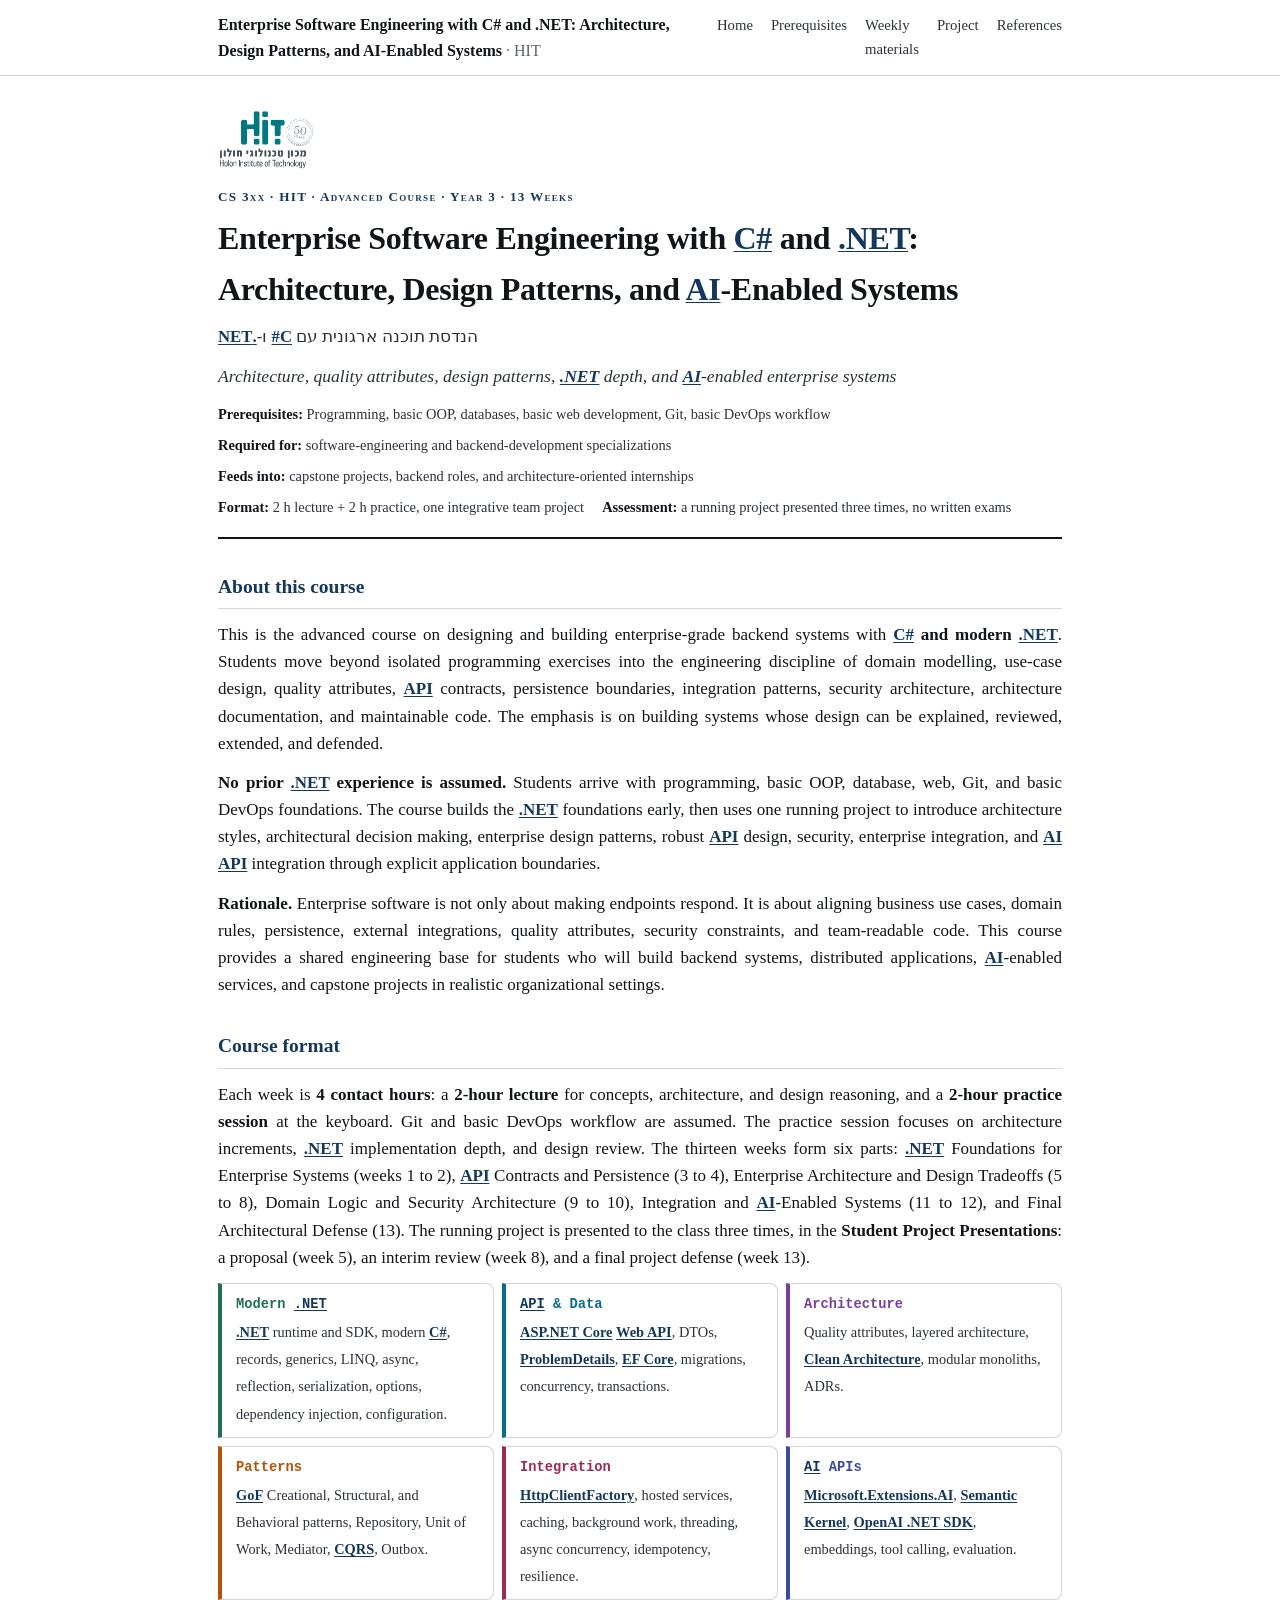
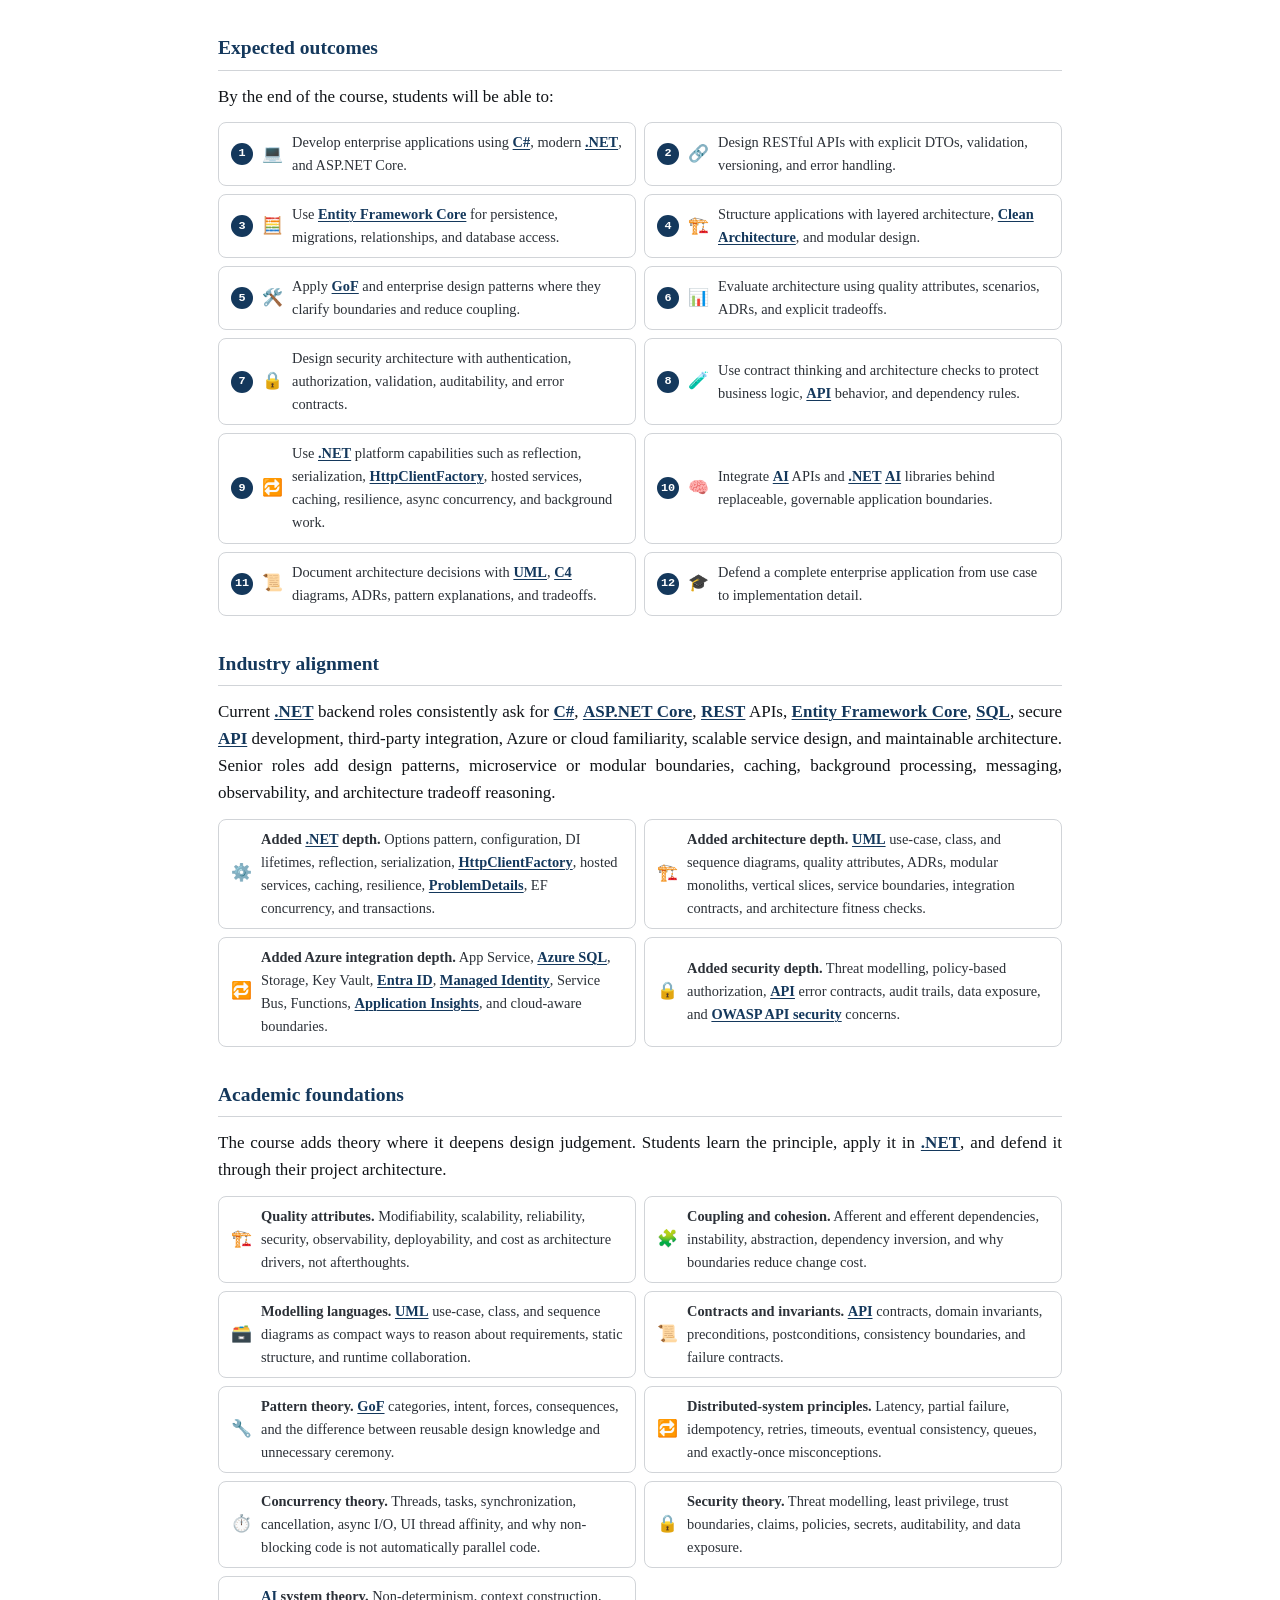
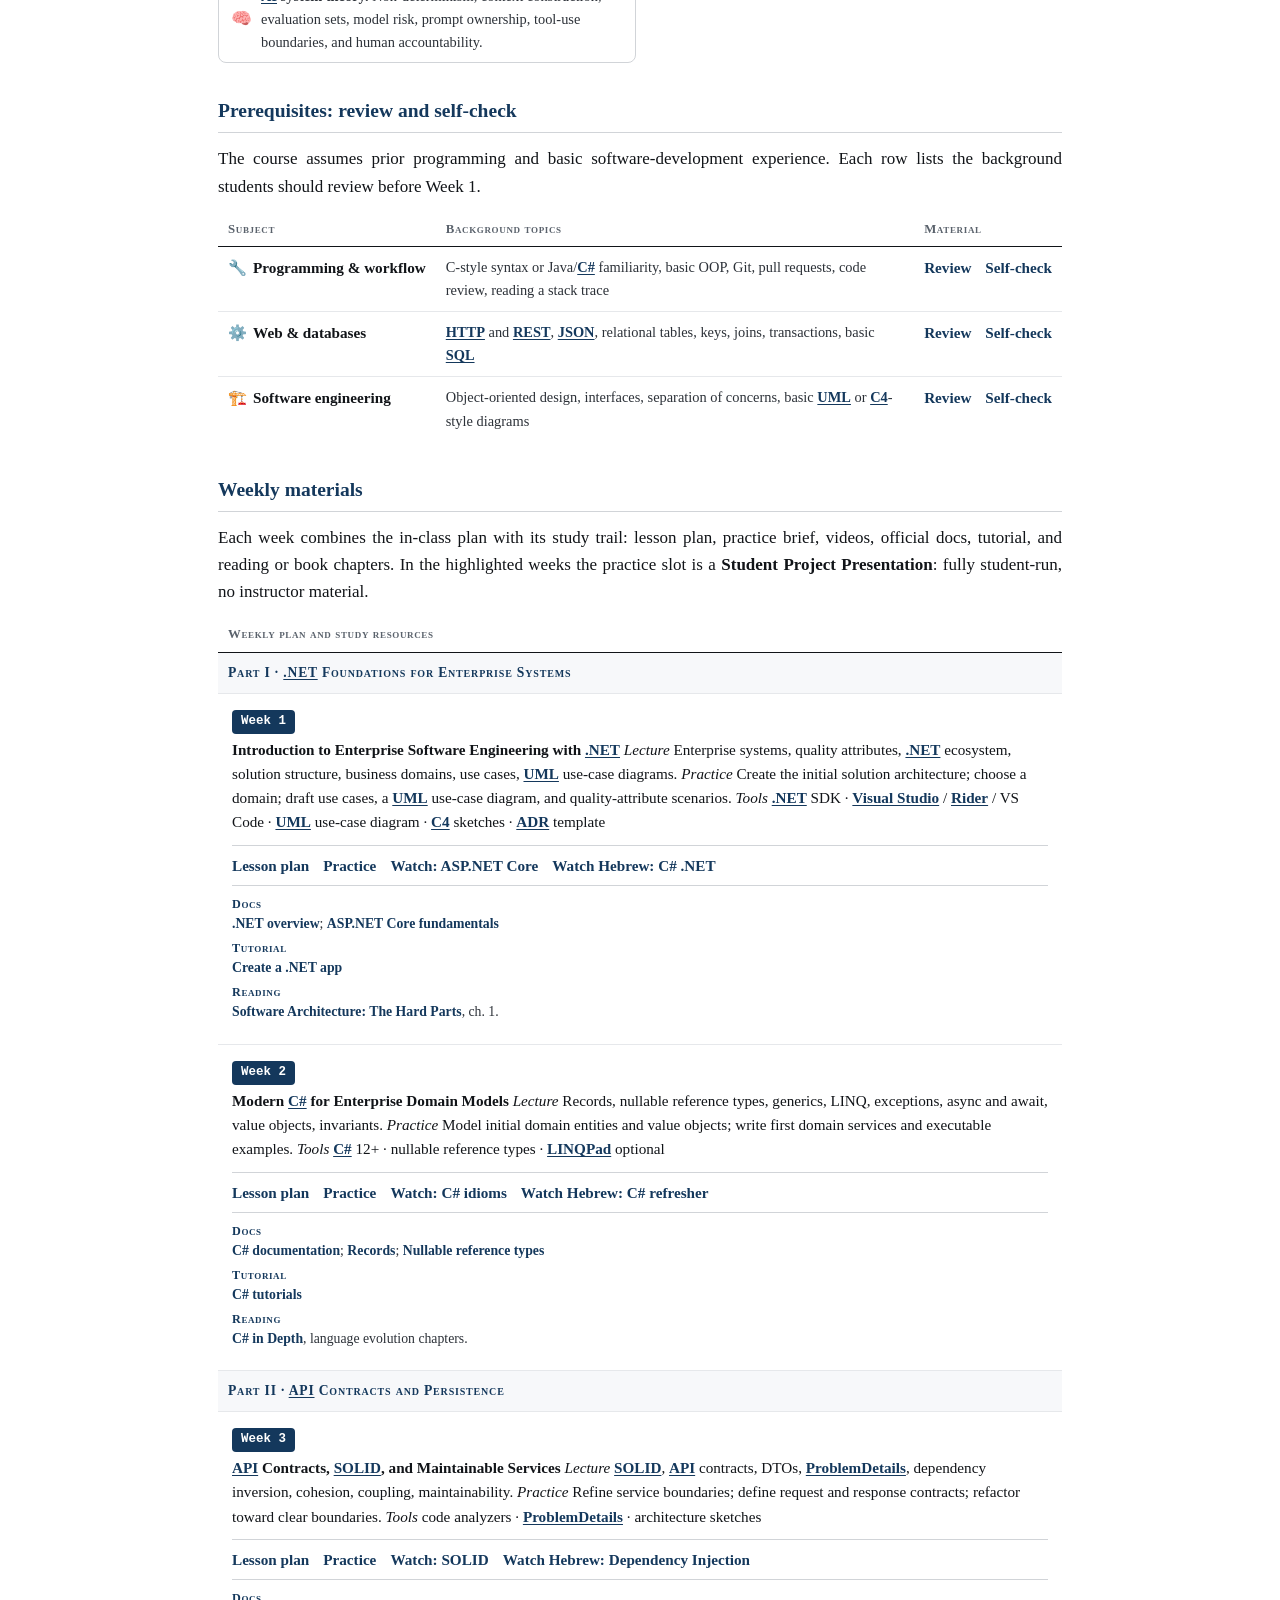
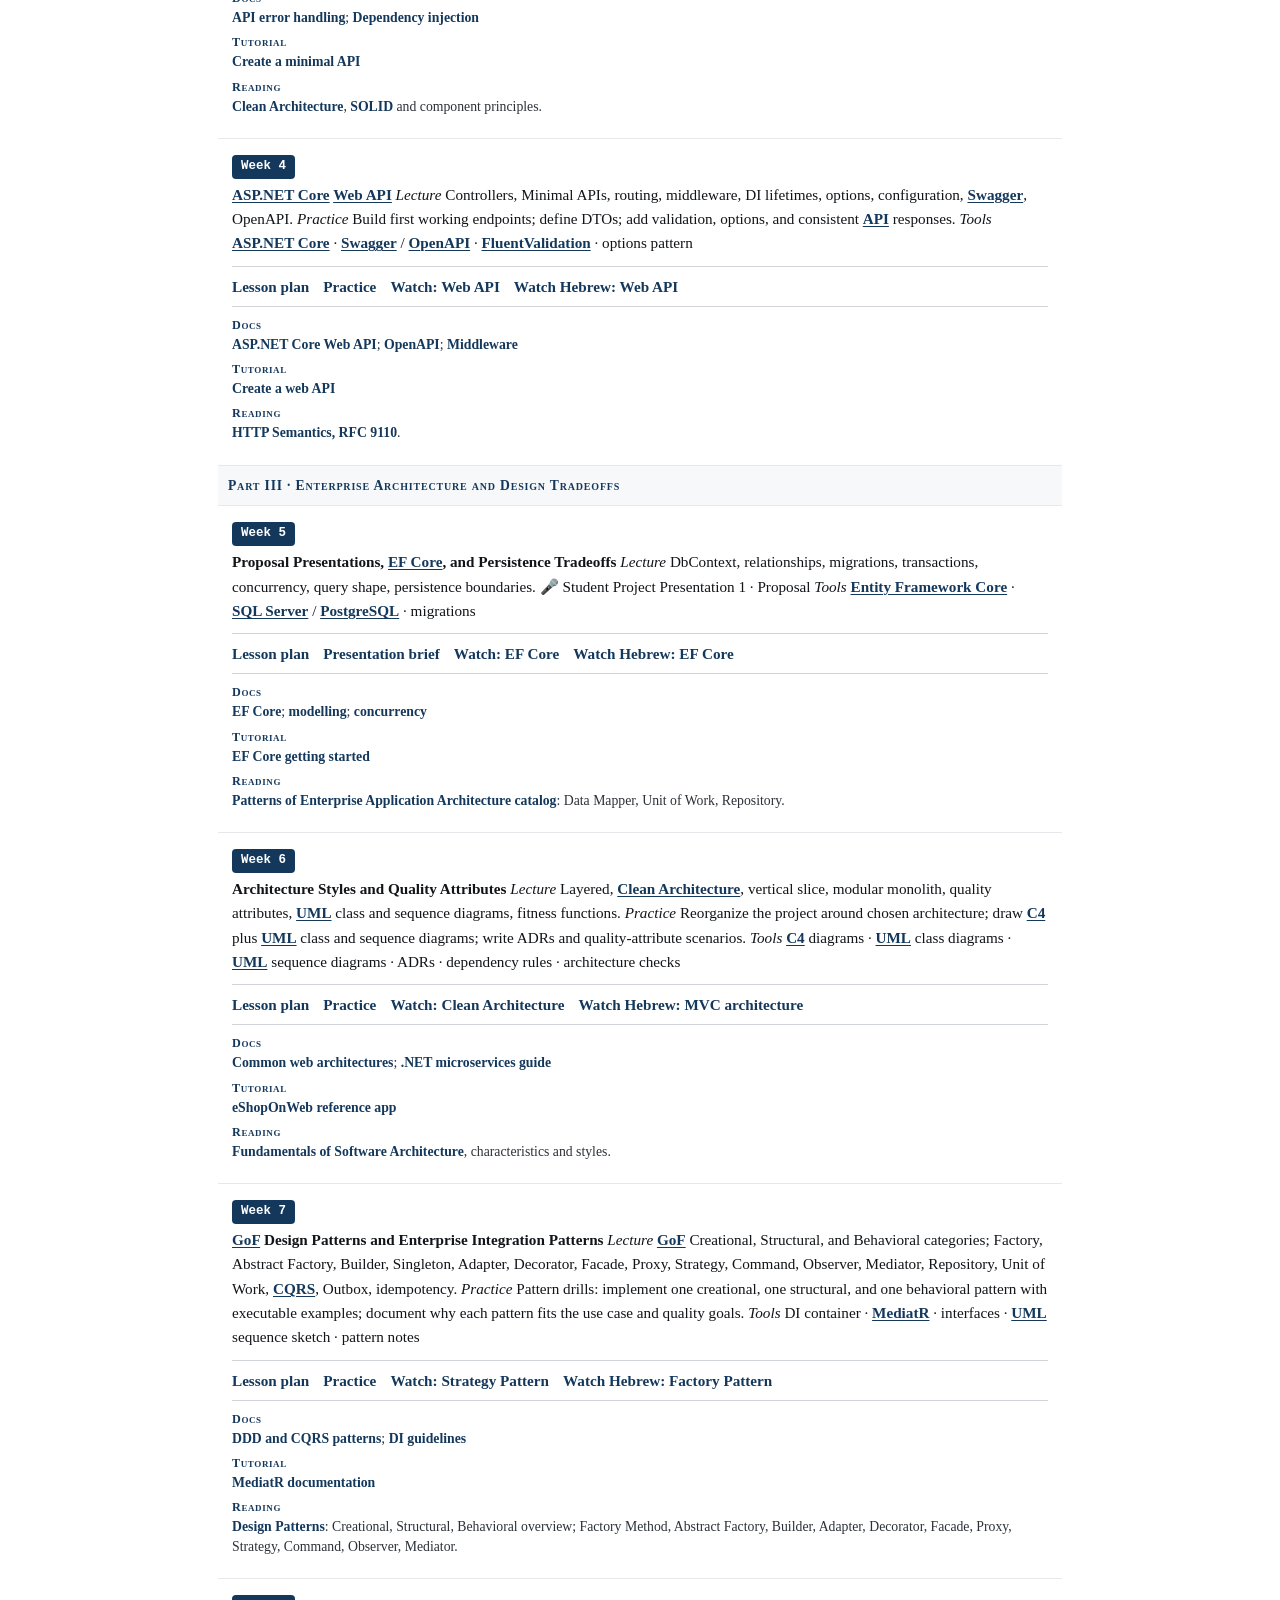
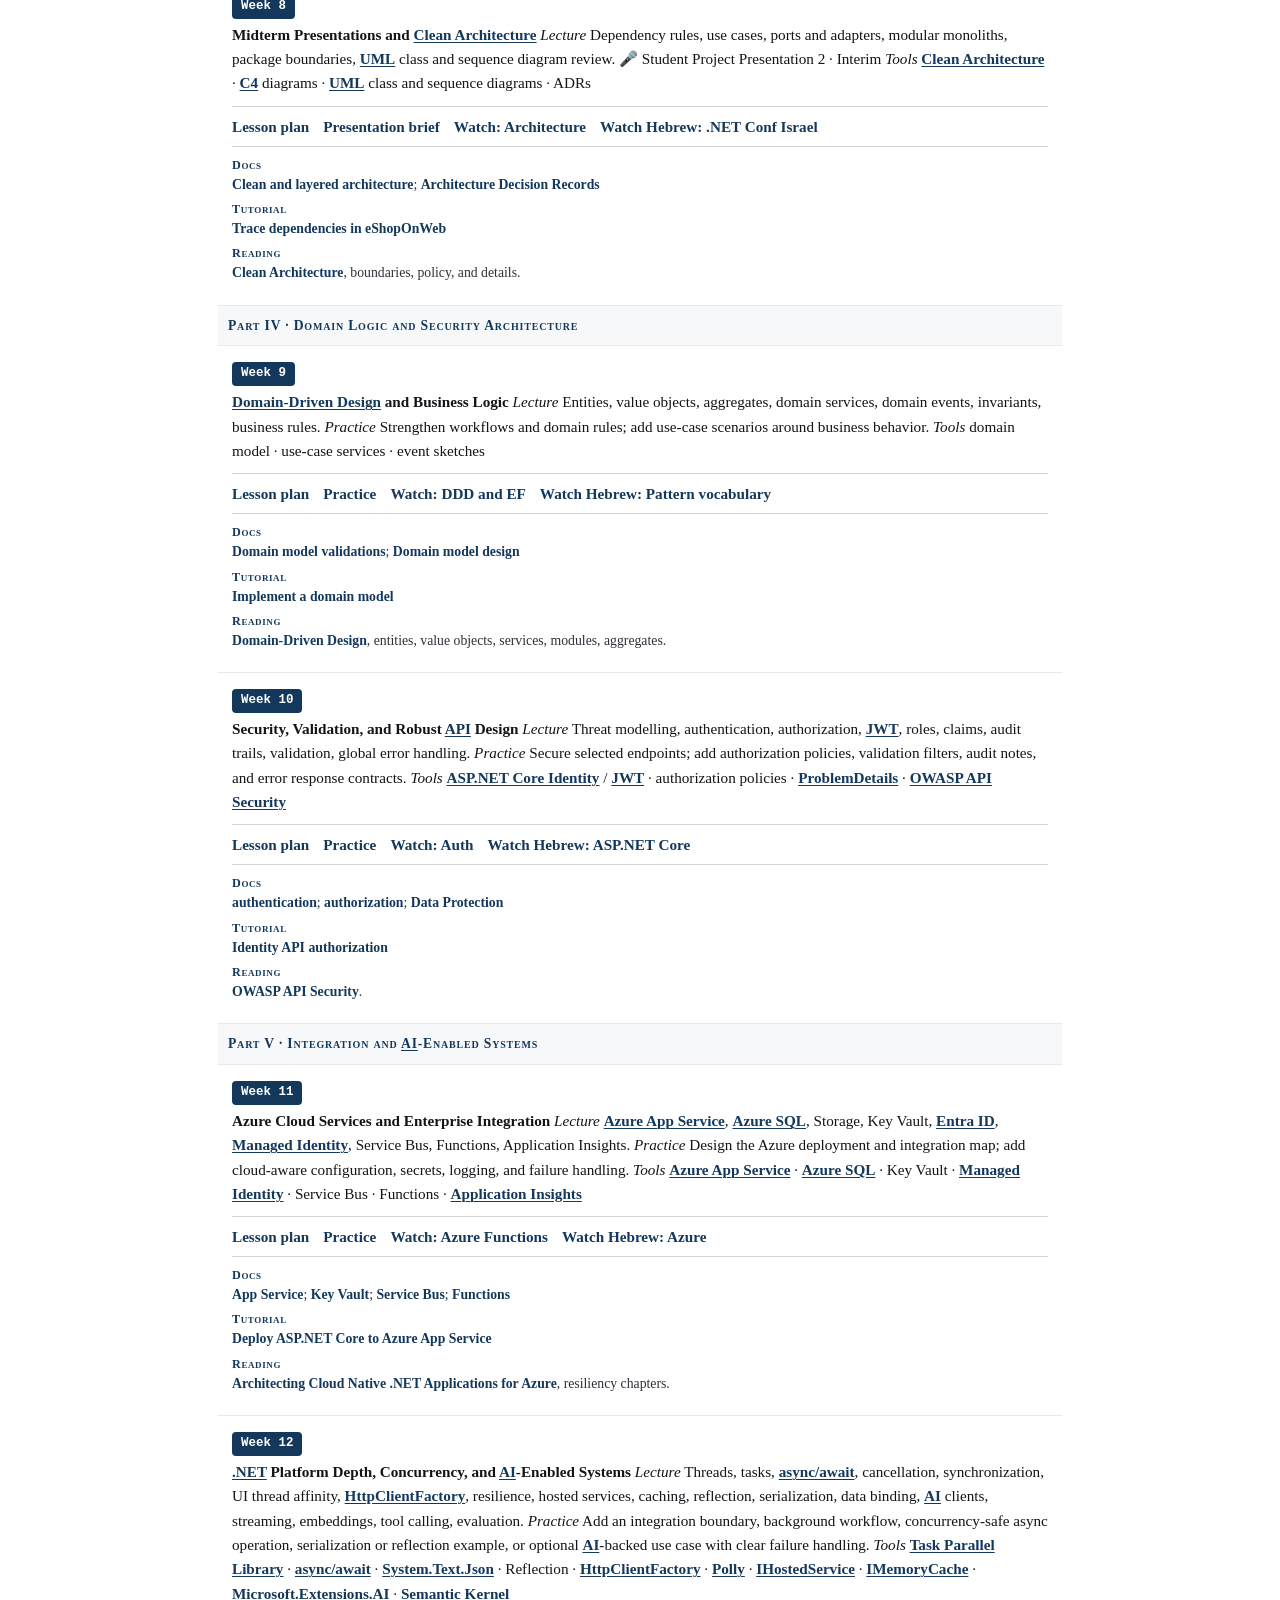
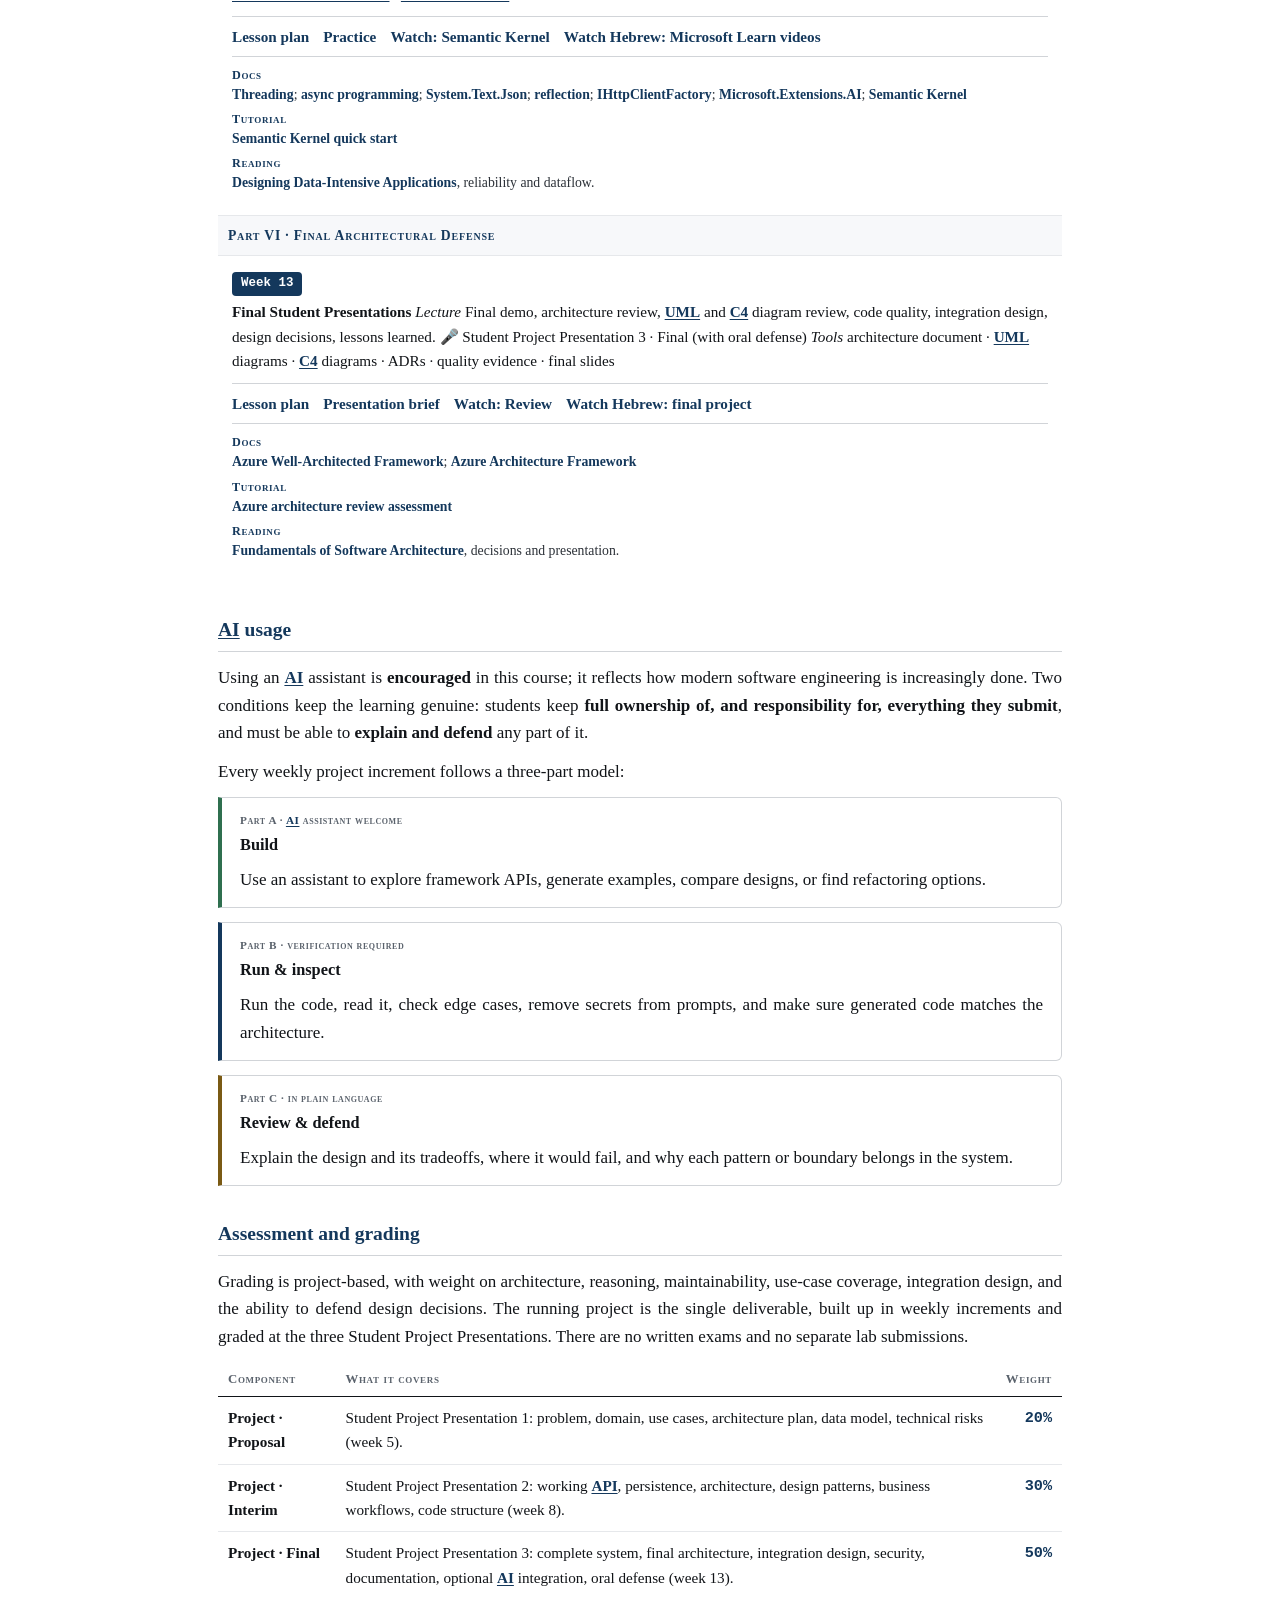
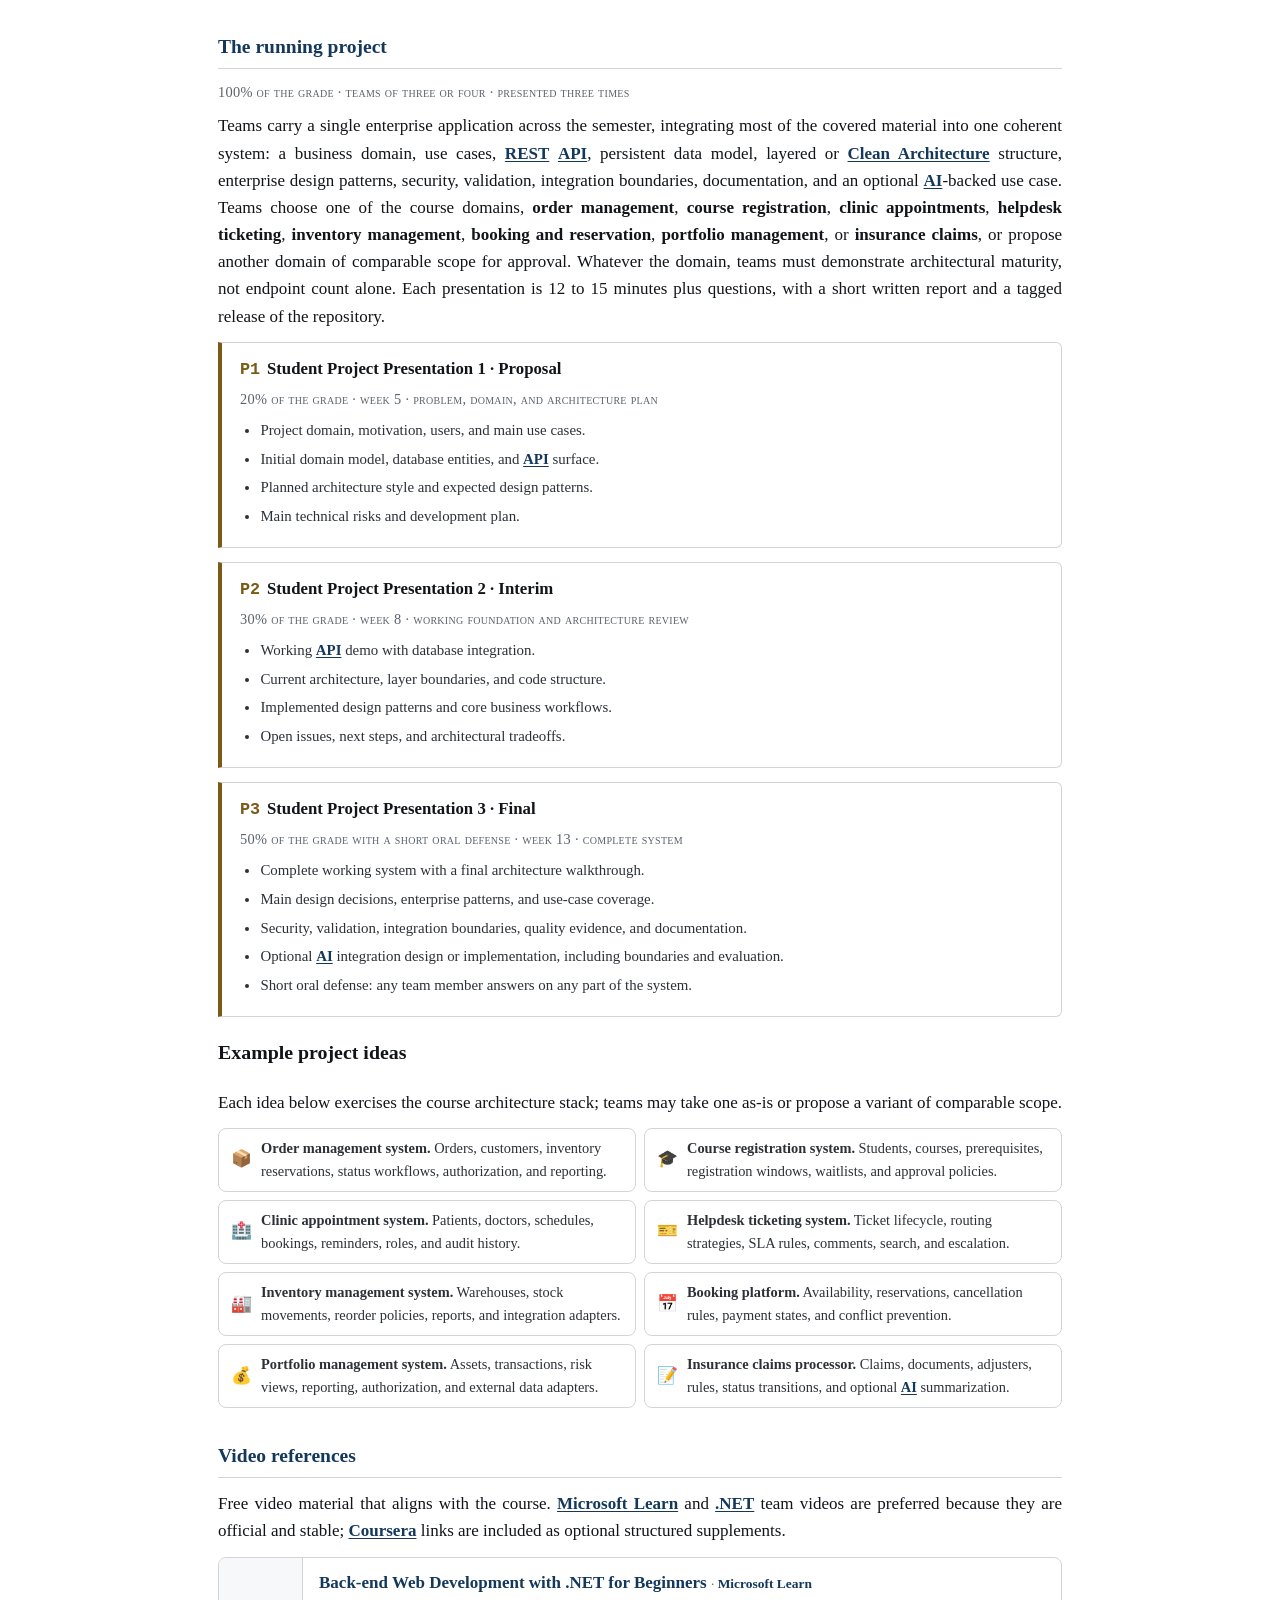
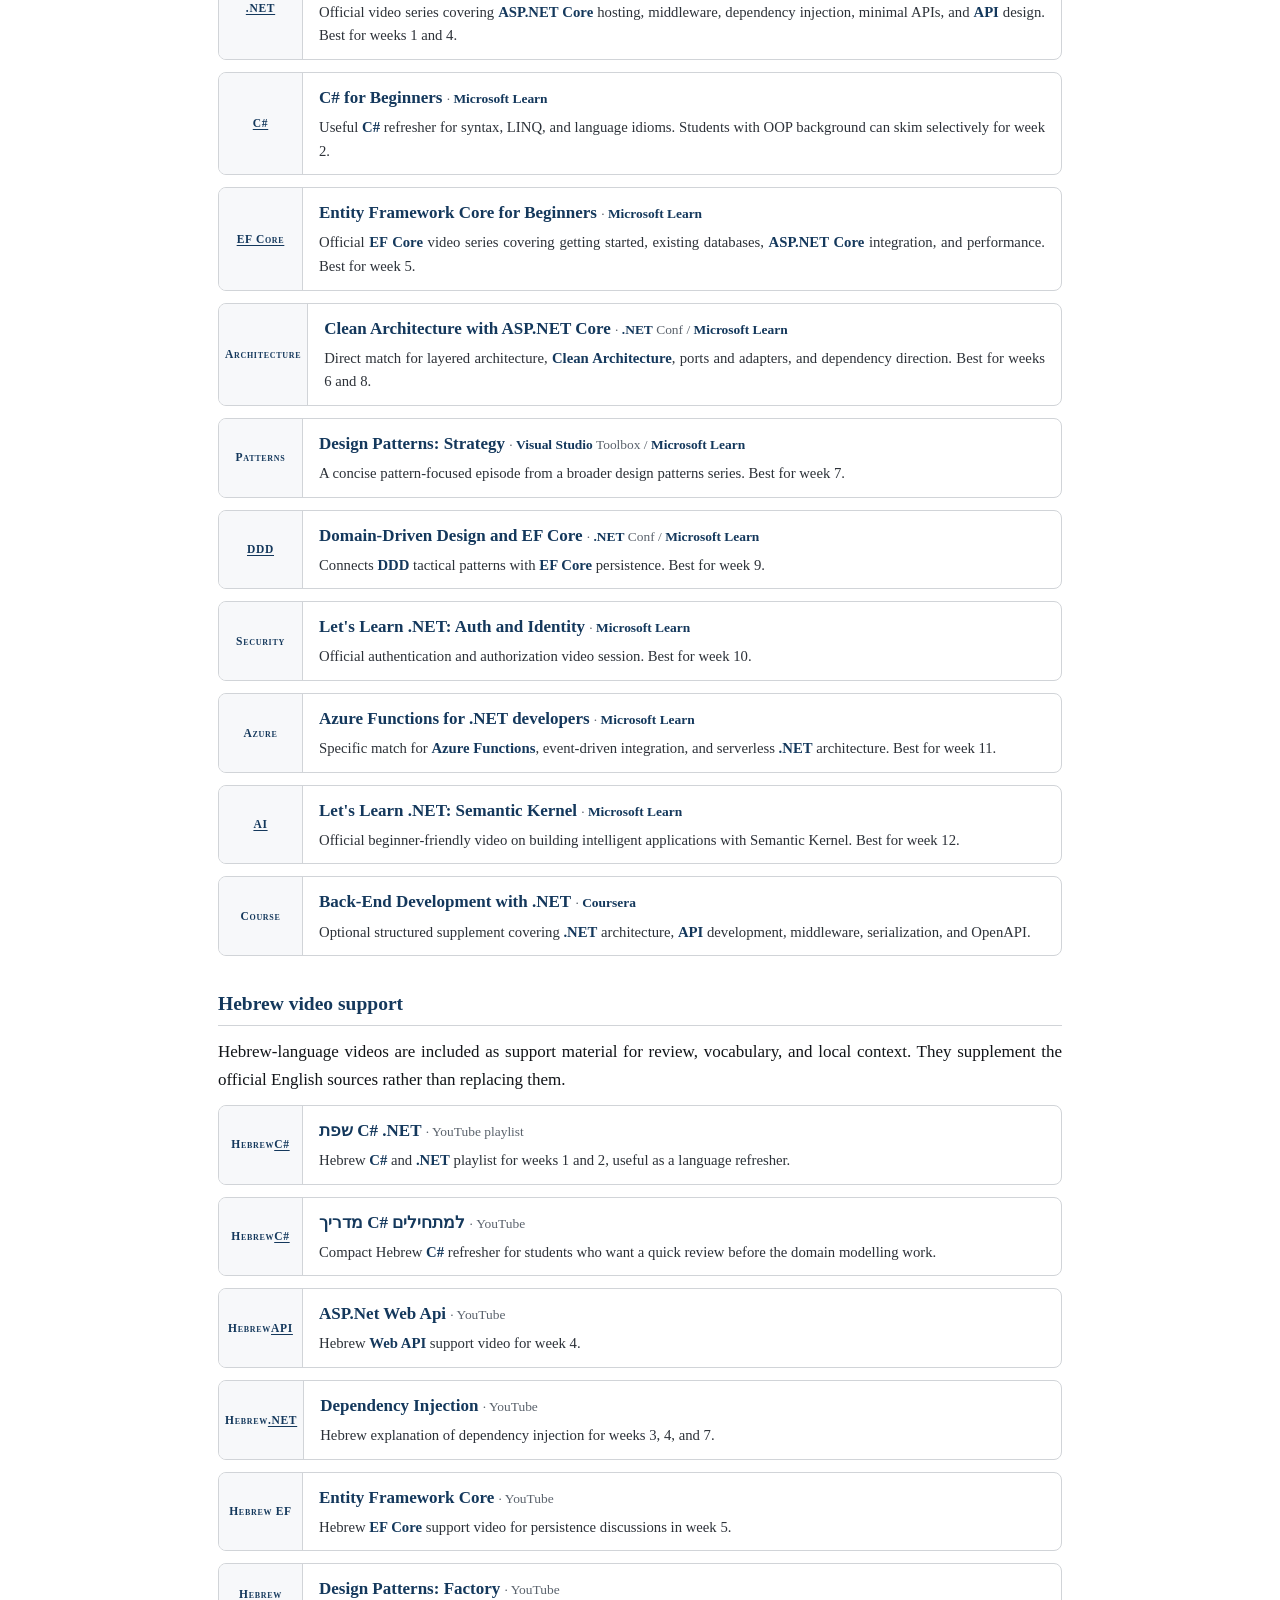
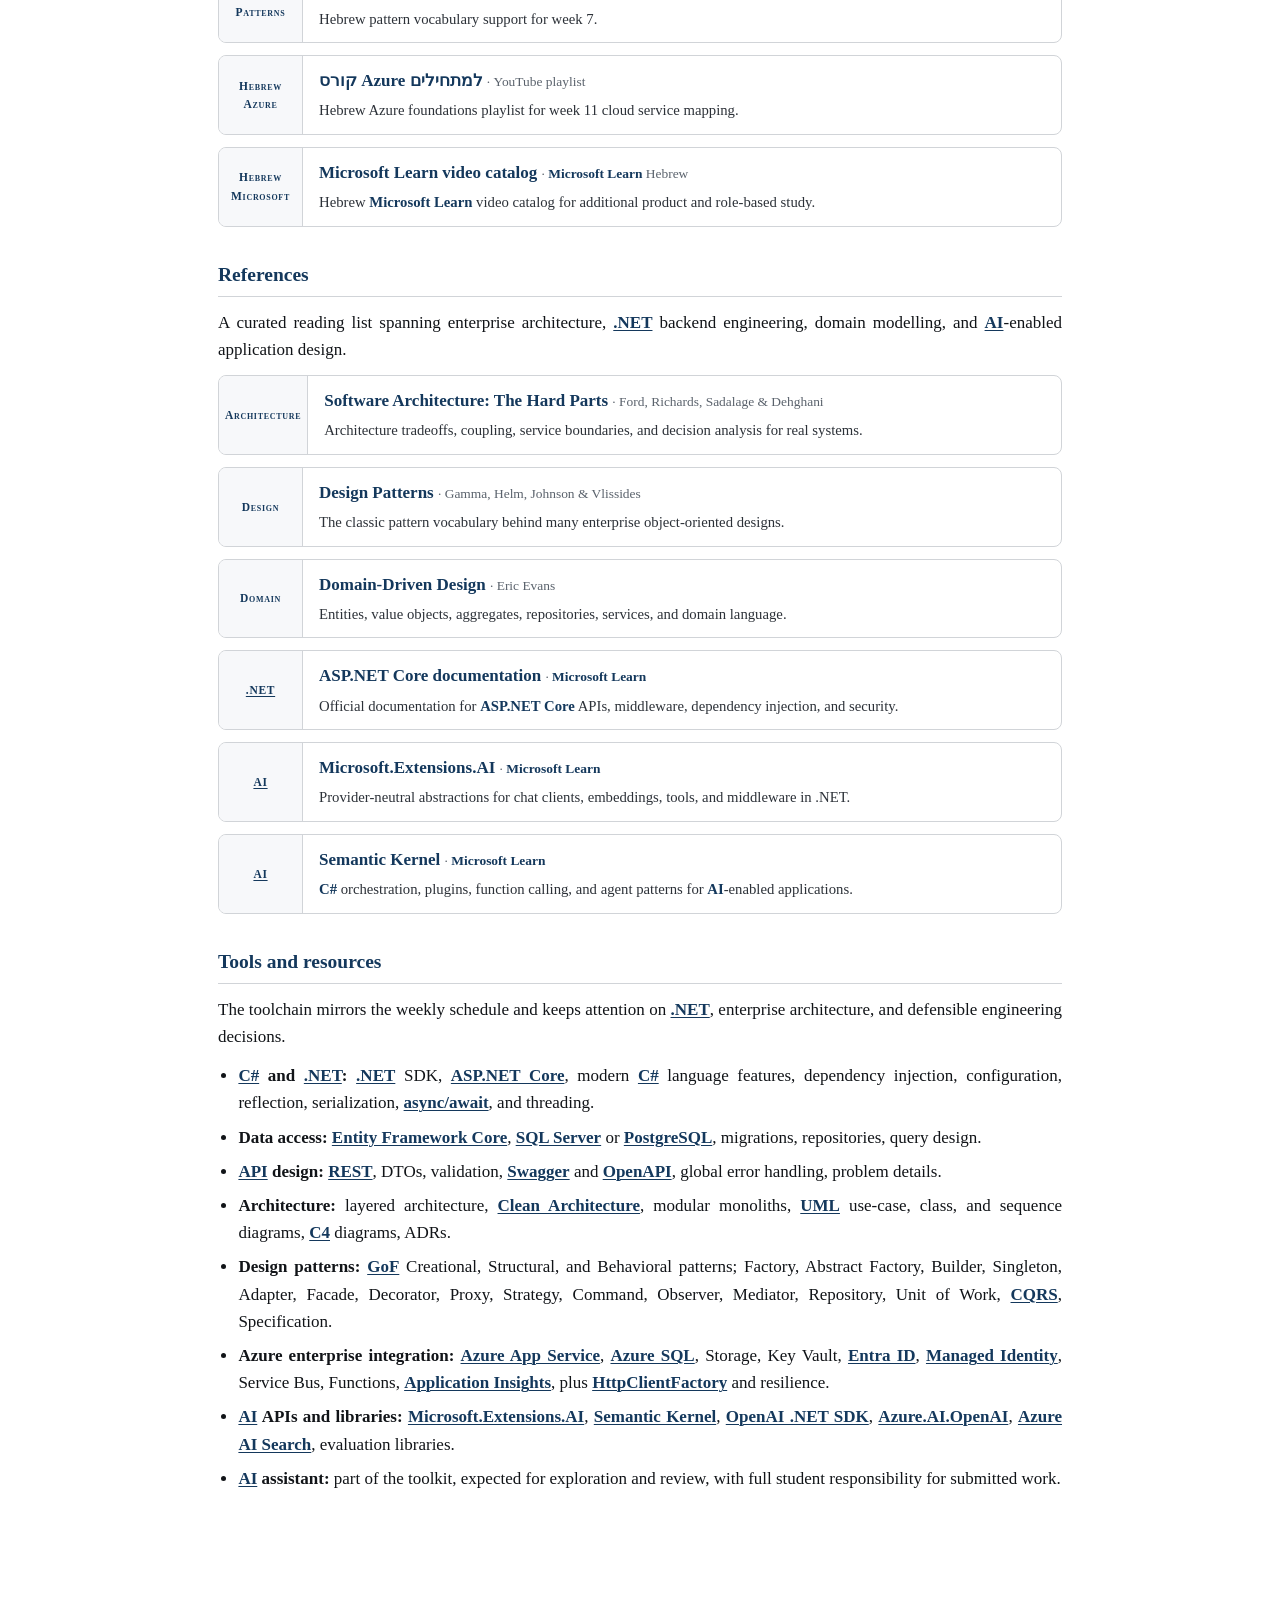
<file: index.html>
<!DOCTYPE html>
<html lang="en">
<head>
<meta charset="utf-8">
<meta name="viewport" content="width=device-width, initial-scale=1">
<title>Enterprise Software Engineering with C# and .NET: Architecture, Design Patterns, and AI-Enabled Systems (HIT)</title>
<link rel="stylesheet" href="styles.css">
</head>
<body>

<div class="topnav"><div class="inner">
  <a class="brand" href="index.html">Enterprise Software Engineering with C# and .NET: Architecture, Design Patterns, and AI-Enabled Systems <span>&middot; HIT</span></a>
  <nav>
    <a href="index.html">Home</a>
    <a href="#prereq">Prerequisites</a>
    <a href="#weekly">Weekly materials</a>
    <a href="#project">Project</a>
    <a href="#references">References</a>
  </nav>
</div></div>

<div class="wrap">

  <div class="hero">
    <img class="hitlogo" src="hit-logo.png" alt="Holon Institute of Technology">
    <p class="eyebrow">CS 3xx &middot; HIT &middot; Advanced Course &middot; Year 3 &middot; 13 Weeks</p>
    <h1>Enterprise Software Engineering with C# and .NET: Architecture, Design Patterns, and AI-Enabled Systems</h1>
    <p class="heb" lang="he">הנדסת תוכנה ארגונית עם C# ו-.NET</p>
    <p class="sub">Architecture, quality attributes, design patterns, .NET depth, and AI-enabled enterprise systems</p>
    <div class="meta">
      <span><b>Prerequisites:</b> Programming, basic OOP, databases, basic web development, Git, basic DevOps workflow</span>
      <span><b>Required for:</b> software-engineering and backend-development specializations</span>
      <span><b>Feeds into:</b> capstone projects, backend roles, and architecture-oriented internships</span>
      <span><b>Format:</b> 2 h lecture + 2 h practice, one integrative team project</span>
      <span><b>Assessment:</b> a running project presented three times, no written exams</span>
    </div>
  </div>

  <h2>About this course</h2>
  <p>This is the advanced course on designing and building enterprise-grade backend systems with <b>C# and modern .NET</b>. Students move beyond isolated programming exercises into the engineering discipline of domain modelling, use-case design, quality attributes, API contracts, persistence boundaries, integration patterns, security architecture, architecture documentation, and maintainable code. The emphasis is on building systems whose design can be explained, reviewed, extended, and defended.</p>
  <p><b>No prior .NET experience is assumed.</b> Students arrive with programming, basic OOP, database, web, Git, and basic DevOps foundations. The course builds the .NET foundations early, then uses one running project to introduce architecture styles, architectural decision making, enterprise design patterns, robust API design, security, enterprise integration, and AI API integration through explicit application boundaries.</p>
  <p><b>Rationale.</b> Enterprise software is not only about making endpoints respond. It is about aligning business use cases, domain rules, persistence, external integrations, quality attributes, security constraints, and team-readable code. This course provides a shared engineering base for students who will build backend systems, distributed applications, AI-enabled services, and capstone projects in realistic organizational settings.</p>

  <h2>Course format</h2>
  <p>Each week is <b>4 contact hours</b>: a <b>2-hour lecture</b> for concepts, architecture, and design reasoning, and a <b>2-hour practice session</b> at the keyboard. Git and basic DevOps workflow are assumed. The practice session focuses on architecture increments, .NET implementation depth, and design review. The thirteen weeks form six parts: .NET Foundations for Enterprise Systems (weeks 1 to 2), API Contracts and Persistence (3 to 4), Enterprise Architecture and Design Tradeoffs (5 to 8), Domain Logic and Security Architecture (9 to 10), Integration and AI-Enabled Systems (11 to 12), and Final Architectural Defense (13). The running project is presented to the class three times, in the <b>Student Project Presentations</b>: a proposal (week 5), an interim review (week 8), and a final project defense (week 13).</p>
  <div class="layers">
    <div class="layer l1"><span class="nm">Modern .NET</span><span class="ds">.NET runtime and SDK, modern C#, records, generics, LINQ, async, reflection, serialization, options, dependency injection, configuration.</span></div>
    <div class="layer l2"><span class="nm">API &amp; Data</span><span class="ds">ASP.NET Core Web API, DTOs, ProblemDetails, EF Core, migrations, concurrency, transactions.</span></div>
    <div class="layer l3"><span class="nm">Architecture</span><span class="ds">Quality attributes, layered architecture, Clean Architecture, modular monoliths, ADRs.</span></div>
    <div class="layer l4"><span class="nm">Patterns</span><span class="ds">GoF Creational, Structural, and Behavioral patterns, Repository, Unit of Work, Mediator, CQRS, Outbox.</span></div>
    <div class="layer l5"><span class="nm">Integration</span><span class="ds">HttpClientFactory, hosted services, caching, background work, threading, async concurrency, idempotency, resilience.</span></div>
    <div class="layer l6"><span class="nm">AI APIs</span><span class="ds">Microsoft.Extensions.AI, Semantic Kernel, OpenAI .NET SDK, embeddings, tool calling, evaluation.</span></div>
  </div>

  <h2>Expected outcomes</h2>
  <p>By the end of the course, students will be able to:</p>
  <div class="ocards">
    <div class="ocard"><span class="n">1</span><span class="oi">&#128187;</span><span class="ot">Develop enterprise applications using C#, modern .NET, and ASP.NET Core.</span></div>
    <div class="ocard"><span class="n">2</span><span class="oi">&#128279;</span><span class="ot">Design RESTful APIs with explicit DTOs, validation, versioning, and error handling.</span></div>
    <div class="ocard"><span class="n">3</span><span class="oi">&#129518;</span><span class="ot">Use Entity Framework Core for persistence, migrations, relationships, and database access.</span></div>
    <div class="ocard"><span class="n">4</span><span class="oi">&#127959;&#65039;</span><span class="ot">Structure applications with layered architecture, Clean Architecture, and modular design.</span></div>
    <div class="ocard"><span class="n">5</span><span class="oi">&#128736;&#65039;</span><span class="ot">Apply GoF and enterprise design patterns where they clarify boundaries and reduce coupling.</span></div>
    <div class="ocard"><span class="n">6</span><span class="oi">&#128202;</span><span class="ot">Evaluate architecture using quality attributes, scenarios, ADRs, and explicit tradeoffs.</span></div>
    <div class="ocard"><span class="n">7</span><span class="oi">&#128274;</span><span class="ot">Design security architecture with authentication, authorization, validation, auditability, and error contracts.</span></div>
    <div class="ocard"><span class="n">8</span><span class="oi">&#129514;</span><span class="ot">Use contract thinking and architecture checks to protect business logic, API behavior, and dependency rules.</span></div>
    <div class="ocard"><span class="n">9</span><span class="oi">&#128257;</span><span class="ot">Use .NET platform capabilities such as reflection, serialization, HttpClientFactory, hosted services, caching, resilience, async concurrency, and background work.</span></div>
    <div class="ocard"><span class="n">10</span><span class="oi">&#129504;</span><span class="ot">Integrate AI APIs and .NET AI libraries behind replaceable, governable application boundaries.</span></div>
    <div class="ocard"><span class="n">11</span><span class="oi">&#128220;</span><span class="ot">Document architecture decisions with UML, C4 diagrams, ADRs, pattern explanations, and tradeoffs.</span></div>
    <div class="ocard"><span class="n">12</span><span class="oi">&#127891;</span><span class="ot">Defend a complete enterprise application from use case to implementation detail.</span></div>
  </div>

  <h2>Industry alignment</h2>
  <p>Current .NET backend roles consistently ask for C#, ASP.NET Core, REST APIs, Entity Framework Core, SQL, secure API development, third-party integration, Azure or cloud familiarity, scalable service design, and maintainable architecture. Senior roles add design patterns, microservice or modular boundaries, caching, background processing, messaging, observability, and architecture tradeoff reasoning.</p>
  <div class="ocards">
    <div class="ocard"><span class="oi">&#9881;&#65039;</span><span class="ot"><b>Added .NET depth.</b> Options pattern, configuration, DI lifetimes, reflection, serialization, HttpClientFactory, hosted services, caching, resilience, ProblemDetails, EF concurrency, and transactions.</span></div>
    <div class="ocard"><span class="oi">&#127959;&#65039;</span><span class="ot"><b>Added architecture depth.</b> UML use-case, class, and sequence diagrams, quality attributes, ADRs, modular monoliths, vertical slices, service boundaries, integration contracts, and architecture fitness checks.</span></div>
    <div class="ocard"><span class="oi">&#128257;</span><span class="ot"><b>Added Azure integration depth.</b> App Service, Azure SQL, Storage, Key Vault, Entra ID, Managed Identity, Service Bus, Functions, Application Insights, and cloud-aware boundaries.</span></div>
    <div class="ocard"><span class="oi">&#128274;</span><span class="ot"><b>Added security depth.</b> Threat modelling, policy-based authorization, API error contracts, audit trails, data exposure, and OWASP API security concerns.</span></div>
  </div>

  <h2>Academic foundations</h2>
  <p>The course adds theory where it deepens design judgement. Students learn the principle, apply it in .NET, and defend it through their project architecture.</p>
  <div class="ocards">
    <div class="ocard"><span class="oi">&#127959;&#65039;</span><span class="ot"><b>Quality attributes.</b> Modifiability, scalability, reliability, security, observability, deployability, and cost as architecture drivers, not afterthoughts.</span></div>
    <div class="ocard"><span class="oi">&#129513;</span><span class="ot"><b>Coupling and cohesion.</b> Afferent and efferent dependencies, instability, abstraction, dependency inversion, and why boundaries reduce change cost.</span></div>
    <div class="ocard"><span class="oi">&#128451;&#65039;</span><span class="ot"><b>Modelling languages.</b> UML use-case, class, and sequence diagrams as compact ways to reason about requirements, static structure, and runtime collaboration.</span></div>
    <div class="ocard"><span class="oi">&#128220;</span><span class="ot"><b>Contracts and invariants.</b> API contracts, domain invariants, preconditions, postconditions, consistency boundaries, and failure contracts.</span></div>
    <div class="ocard"><span class="oi">&#128295;</span><span class="ot"><b>Pattern theory.</b> GoF categories, intent, forces, consequences, and the difference between reusable design knowledge and unnecessary ceremony.</span></div>
    <div class="ocard"><span class="oi">&#128257;</span><span class="ot"><b>Distributed-system principles.</b> Latency, partial failure, idempotency, retries, timeouts, eventual consistency, queues, and exactly-once misconceptions.</span></div>
    <div class="ocard"><span class="oi">&#9201;&#65039;</span><span class="ot"><b>Concurrency theory.</b> Threads, tasks, synchronization, cancellation, async I/O, UI thread affinity, and why non-blocking code is not automatically parallel code.</span></div>
    <div class="ocard"><span class="oi">&#128274;</span><span class="ot"><b>Security theory.</b> Threat modelling, least privilege, trust boundaries, claims, policies, secrets, auditability, and data exposure.</span></div>
    <div class="ocard"><span class="oi">&#129504;</span><span class="ot"><b>AI system theory.</b> Non-determinism, context construction, evaluation sets, model risk, prompt ownership, tool-use boundaries, and human accountability.</span></div>
  </div>

  <h2 id="prereq">Prerequisites: review and self-check</h2>
  <p>The course assumes prior programming and basic software-development experience. Each row lists the background students should review before Week 1.</p>
  <table class="prereqs">
    <thead><tr><th>Subject</th><th>Background topics</th><th>Material</th></tr></thead>
    <tbody>
      <tr>
        <td class="subj"><span class="pi">&#128295;</span>Programming &amp; workflow</td>
        <td class="top">C-style syntax or Java/C# familiarity, basic OOP, Git, pull requests, code review, reading a stack trace</td>
        <td class="lk"><a href="#prereq">Review</a><a href="#prereq">Self-check</a></td>
      </tr>
      <tr>
        <td class="subj"><span class="pi">&#9881;&#65039;</span>Web &amp; databases</td>
        <td class="top">HTTP and REST, JSON, relational tables, keys, joins, transactions, basic SQL</td>
        <td class="lk"><a href="#prereq">Review</a><a href="#prereq">Self-check</a></td>
      </tr>
      <tr>
        <td class="subj"><span class="pi">&#127959;&#65039;</span>Software engineering</td>
        <td class="top">Object-oriented design, interfaces, separation of concerns, basic UML or C4-style diagrams</td>
        <td class="lk"><a href="#prereq">Review</a><a href="#prereq">Self-check</a></td>
      </tr>
    </tbody>
  </table>

  <h2 id="weekly">Weekly materials</h2>
  <p>Each week combines the in-class plan with its study trail: lesson plan, practice brief, videos, official docs, tutorial, and reading or book chapters. In the highlighted weeks the practice slot is a <b>Student Project Presentation</b>: fully student-run, no instructor material.</p>
  <table class="weeks">
    <thead><tr><th>Weekly plan and study resources</th></tr></thead>
    <tbody>
      <tr class="part"><td colspan="1">Part I &middot; .NET Foundations for Enterprise Systems</td></tr>
      <tr>
        <td class="weekcell">
          <div class="weektop"><span class="weeknum">Week 1</span></div>
          <div class="weektopic"><b>Introduction to Enterprise Software Engineering with .NET</b>
          <span class="lp"><i>Lecture</i> Enterprise systems, quality attributes, .NET ecosystem, solution structure, business domains, use cases, UML use-case diagrams.</span>
          <span class="lp pr"><i>Practice</i> Create the initial solution architecture; choose a domain; draft use cases, a UML use-case diagram, and quality-attribute scenarios.</span>
          <span class="lp tl"><i>Tools</i> .NET SDK &middot; Visual Studio / Rider / VS Code &middot; UML use-case diagram &middot; C4 sketches &middot; ADR template</span></div>
          <div class="weekrule"></div>
          <div class="weeklinks"><a href="lessons/week01.html">Lesson plan</a><a href="lessons/week01.html#practice">Practice</a><a href="https://learn.microsoft.com/en-us/shows/back-end-web-development-with-dotnet-for-beginners/what-is-aspnet-core-back-end">Watch: ASP.NET Core</a><a href="https://www.youtube.com/playlist?list=PL3LHCvSXd3vr4uvpvkYGT3muNy_lXV3wT">Watch Hebrew: C# .NET</a></div>
          <div class="weekrule"></div>
          <div class="weekstudy"><span class="study-block"><i>Docs</i> <a href="https://learn.microsoft.com/en-us/dotnet/core/introduction">.NET overview</a>; <a href="https://learn.microsoft.com/en-us/aspnet/core/fundamentals/">ASP.NET Core fundamentals</a></span><span class="study-block"><i>Tutorial</i> <a href="https://learn.microsoft.com/en-us/dotnet/core/tutorials/with-visual-studio-code">Create a .NET app</a></span><span class="study-block"><i>Reading</i> <a href="https://www.oreilly.com/library/view/software-architecture-the/9781492086888/">Software Architecture: The Hard Parts</a>, ch. 1.</span></div>
        </td>
      </tr>
      <tr>
        <td class="weekcell">
          <div class="weektop"><span class="weeknum">Week 2</span></div>
          <div class="weektopic"><b>Modern C# for Enterprise Domain Models</b>
          <span class="lp"><i>Lecture</i> Records, nullable reference types, generics, LINQ, exceptions, async and await, value objects, invariants.</span>
          <span class="lp pr"><i>Practice</i> Model initial domain entities and value objects; write first domain services and executable examples.</span>
          <span class="lp tl"><i>Tools</i> C# 12+ &middot; nullable reference types &middot; LINQPad optional</span></div>
          <div class="weekrule"></div>
          <div class="weeklinks"><a href="lessons/week02.html">Lesson plan</a><a href="lessons/week02.html#practice">Practice</a><a href="https://learn.microsoft.com/en-us/shows/csharp-for-beginners/">Watch: C# idioms</a><a href="https://www.youtube.com/watch?v=3QIvNWXvtxY">Watch Hebrew: C# refresher</a></div>
          <div class="weekrule"></div>
          <div class="weekstudy"><span class="study-block"><i>Docs</i> <a href="https://learn.microsoft.com/en-us/dotnet/csharp/">C# documentation</a>; <a href="https://learn.microsoft.com/en-us/dotnet/csharp/language-reference/builtin-types/record">Records</a>; <a href="https://learn.microsoft.com/en-us/dotnet/csharp/nullable-references">Nullable reference types</a></span><span class="study-block"><i>Tutorial</i> <a href="https://learn.microsoft.com/en-us/dotnet/csharp/tour-of-csharp/tutorials/">C# tutorials</a></span><span class="study-block"><i>Reading</i> <a href="https://csharpindepth.com/">C# in Depth</a>, language evolution chapters.</span></div>
        </td>
      </tr>

      <tr class="part"><td colspan="1">Part II &middot; API Contracts and Persistence</td></tr>
      <tr>
        <td class="weekcell">
          <div class="weektop"><span class="weeknum">Week 3</span></div>
          <div class="weektopic"><b>API Contracts, SOLID, and Maintainable Services</b>
          <span class="lp"><i>Lecture</i> SOLID, API contracts, DTOs, ProblemDetails, dependency inversion, cohesion, coupling, maintainability.</span>
          <span class="lp pr"><i>Practice</i> Refine service boundaries; define request and response contracts; refactor toward clear boundaries.</span>
          <span class="lp tl"><i>Tools</i> code analyzers &middot; ProblemDetails &middot; architecture sketches</span></div>
          <div class="weekrule"></div>
          <div class="weeklinks"><a href="lessons/week03.html">Lesson plan</a><a href="lessons/week03.html#practice">Practice</a><a href="https://www.coursera.org/learn/packt-asp-net-core-solid-and-clean-architecture-net-5-and-up-iqwi9">Watch: SOLID</a><a href="https://www.youtube.com/watch?v=tV2PAF2Ea30">Watch Hebrew: Dependency Injection</a></div>
          <div class="weekrule"></div>
          <div class="weekstudy"><span class="study-block"><i>Docs</i> <a href="https://learn.microsoft.com/en-us/aspnet/core/web-api/handle-errors">API error handling</a>; <a href="https://learn.microsoft.com/en-us/dotnet/core/extensions/dependency-injection">Dependency injection</a></span><span class="study-block"><i>Tutorial</i> <a href="https://learn.microsoft.com/en-us/aspnet/core/tutorials/min-web-api">Create a minimal API</a></span><span class="study-block"><i>Reading</i> <a href="https://www.oreilly.com/library/view/clean-architecture-a/9780134494272/">Clean Architecture</a>, SOLID and component principles.</span></div>
        </td>
      </tr>
      <tr>
        <td class="weekcell">
          <div class="weektop"><span class="weeknum">Week 4</span></div>
          <div class="weektopic"><b>ASP.NET Core Web API</b>
          <span class="lp"><i>Lecture</i> Controllers, Minimal APIs, routing, middleware, DI lifetimes, options, configuration, Swagger, OpenAPI.</span>
          <span class="lp pr"><i>Practice</i> Build first working endpoints; define DTOs; add validation, options, and consistent API responses.</span>
          <span class="lp tl"><i>Tools</i> ASP.NET Core &middot; Swagger / OpenAPI &middot; FluentValidation &middot; options pattern</span></div>
          <div class="weekrule"></div>
          <div class="weeklinks"><a href="lessons/week04.html">Lesson plan</a><a href="lessons/week04.html#practice">Practice</a><a href="https://learn.microsoft.com/en-us/shows/back-end-web-development-with-dotnet-for-beginners/implementing-a-web-api-in-dotnet-backend-web-development-with-dotnet-for-beginners">Watch: Web API</a><a href="https://www.youtube.com/watch?v=dR7lTKiCC1M">Watch Hebrew: Web API</a></div>
          <div class="weekrule"></div>
          <div class="weekstudy"><span class="study-block"><i>Docs</i> <a href="https://learn.microsoft.com/en-us/aspnet/core/web-api/">ASP.NET Core Web API</a>; <a href="https://learn.microsoft.com/en-us/aspnet/core/fundamentals/openapi/">OpenAPI</a>; <a href="https://learn.microsoft.com/en-us/aspnet/core/fundamentals/middleware/">Middleware</a></span><span class="study-block"><i>Tutorial</i> <a href="https://learn.microsoft.com/en-us/aspnet/core/tutorials/first-web-api">Create a web API</a></span><span class="study-block"><i>Reading</i> <a href="https://www.rfc-editor.org/rfc/rfc9110">HTTP Semantics, RFC 9110</a>.</span></div>
        </td>
      </tr>

      <tr class="part"><td colspan="1">Part III &middot; Enterprise Architecture and Design Tradeoffs</td></tr>
      <tr>
        <td class="weekcell">
          <div class="weektop"><span class="weeknum">Week 5</span></div>
          <div class="weektopic"><b>Proposal Presentations, EF Core, and Persistence Tradeoffs</b>
          <span class="lp"><i>Lecture</i> DbContext, relationships, migrations, transactions, concurrency, query shape, persistence boundaries.</span>
          <span class="pres">&#127908; Student Project Presentation 1 &middot; Proposal</span>
          <span class="lp tl"><i>Tools</i> Entity Framework Core &middot; SQL Server / PostgreSQL &middot; migrations</span></div>
          <div class="weekrule"></div>
          <div class="weeklinks"><a href="lessons/week05.html">Lesson plan</a><a href="lessons/week05.html#practice">Presentation brief</a><a href="https://learn.microsoft.com/en-us/shows/entity-framework-core-for-beginners/getting-started-with-entity-framework-core">Watch: EF Core</a><a href="https://www.youtube.com/watch?v=6x9EXYKLHuE">Watch Hebrew: EF Core</a></div>
          <div class="weekrule"></div>
          <div class="weekstudy"><span class="study-block"><i>Docs</i> <a href="https://learn.microsoft.com/en-us/ef/core/">EF Core</a>; <a href="https://learn.microsoft.com/en-us/ef/core/modeling/">modelling</a>; <a href="https://learn.microsoft.com/en-us/ef/core/saving/concurrency">concurrency</a></span><span class="study-block"><i>Tutorial</i> <a href="https://learn.microsoft.com/en-us/ef/core/get-started/overview/first-app">EF Core getting started</a></span><span class="study-block"><i>Reading</i> <a href="https://martinfowler.com/eaaCatalog/">Patterns of Enterprise Application Architecture catalog</a>: Data Mapper, Unit of Work, Repository.</span></div>
        </td>
      </tr>
      <tr>
        <td class="weekcell">
          <div class="weektop"><span class="weeknum">Week 6</span></div>
          <div class="weektopic"><b>Architecture Styles and Quality Attributes</b>
          <span class="lp"><i>Lecture</i> Layered, Clean Architecture, vertical slice, modular monolith, quality attributes, UML class and sequence diagrams, fitness functions.</span>
          <span class="lp pr"><i>Practice</i> Reorganize the project around chosen architecture; draw C4 plus UML class and sequence diagrams; write ADRs and quality-attribute scenarios.</span>
          <span class="lp tl"><i>Tools</i> C4 diagrams &middot; UML class diagrams &middot; UML sequence diagrams &middot; ADRs &middot; dependency rules &middot; architecture checks</span></div>
          <div class="weekrule"></div>
          <div class="weeklinks"><a href="lessons/week06.html">Lesson plan</a><a href="lessons/week06.html#practice">Practice</a><a href="https://learn.microsoft.com/en-us/shows/dotnetconf-2021/clean-architecture-with-aspnet-core-6">Watch: Clean Architecture</a><a href="https://www.youtube.com/watch?v=ksqeTyX1Pe4">Watch Hebrew: MVC architecture</a></div>
          <div class="weekrule"></div>
          <div class="weekstudy"><span class="study-block"><i>Docs</i> <a href="https://learn.microsoft.com/en-us/dotnet/architecture/modern-web-apps-azure/common-web-application-architectures">Common web architectures</a>; <a href="https://learn.microsoft.com/en-us/dotnet/architecture/microservices/">.NET microservices guide</a></span><span class="study-block"><i>Tutorial</i> <a href="https://github.com/dotnet-architecture/eShopOnWeb">eShopOnWeb reference app</a></span><span class="study-block"><i>Reading</i> <a href="https://www.oreilly.com/library/view/fundamentals-of-software/9781492043447/">Fundamentals of Software Architecture</a>, characteristics and styles.</span></div>
        </td>
      </tr>
      <tr>
        <td class="weekcell">
          <div class="weektop"><span class="weeknum">Week 7</span></div>
          <div class="weektopic"><b>GoF Design Patterns and Enterprise Integration Patterns</b>
          <span class="lp"><i>Lecture</i> GoF Creational, Structural, and Behavioral categories; Factory, Abstract Factory, Builder, Singleton, Adapter, Decorator, Facade, Proxy, Strategy, Command, Observer, Mediator, Repository, Unit of Work, CQRS, Outbox, idempotency.</span>
          <span class="lp pr"><i>Practice</i> Pattern drills: implement one creational, one structural, and one behavioral pattern with executable examples; document why each pattern fits the use case and quality goals.</span>
          <span class="lp tl"><i>Tools</i> DI container &middot; MediatR &middot; interfaces &middot; UML sequence sketch &middot; pattern notes</span></div>
          <div class="weekrule"></div>
          <div class="weeklinks"><a href="lessons/week07.html">Lesson plan</a><a href="lessons/week07.html#practice">Practice</a><a href="https://learn.microsoft.com/en-us/shows/visual-studio-toolbox/design-patterns-strategy">Watch: Strategy Pattern</a><a href="https://www.youtube.com/watch?v=WxRHA9PnYSg">Watch Hebrew: Factory Pattern</a></div>
          <div class="weekrule"></div>
          <div class="weekstudy"><span class="study-block"><i>Docs</i> <a href="https://learn.microsoft.com/en-us/dotnet/architecture/microservices/microservice-ddd-cqrs-patterns/">DDD and CQRS patterns</a>; <a href="https://learn.microsoft.com/en-us/dotnet/core/extensions/dependency-injection-guidelines">DI guidelines</a></span><span class="study-block"><i>Tutorial</i> <a href="https://github.com/jbogard/MediatR/wiki">MediatR documentation</a></span><span class="study-block"><i>Reading</i> <a href="https://www.oreilly.com/library/view/design-patterns-elements/0201633612/">Design Patterns</a>: Creational, Structural, Behavioral overview; Factory Method, Abstract Factory, Builder, Adapter, Decorator, Facade, Proxy, Strategy, Command, Observer, Mediator.</span></div>
        </td>
      </tr>
      <tr>
        <td class="weekcell">
          <div class="weektop"><span class="weeknum">Week 8</span></div>
          <div class="weektopic"><b>Midterm Presentations and Clean Architecture</b>
          <span class="lp"><i>Lecture</i> Dependency rules, use cases, ports and adapters, modular monoliths, package boundaries, UML class and sequence diagram review.</span>
          <span class="pres">&#127908; Student Project Presentation 2 &middot; Interim</span>
          <span class="lp tl"><i>Tools</i> Clean Architecture &middot; C4 diagrams &middot; UML class and sequence diagrams &middot; ADRs</span></div>
          <div class="weekrule"></div>
          <div class="weeklinks"><a href="lessons/week08.html">Lesson plan</a><a href="lessons/week08.html#practice">Presentation brief</a><a href="https://learn.microsoft.com/en-us/shows/dotnetconf-2021/clean-architecture-with-aspnet-core-6">Watch: Architecture</a><a href="https://www.youtube.com/watch?v=QpOtg8Y6NSU">Watch Hebrew: .NET Conf Israel</a></div>
          <div class="weekrule"></div>
          <div class="weekstudy"><span class="study-block"><i>Docs</i> <a href="https://learn.microsoft.com/en-us/dotnet/architecture/modern-web-apps-azure/common-web-application-architectures">Clean and layered architecture</a>; <a href="https://adr.github.io/">Architecture Decision Records</a></span><span class="study-block"><i>Tutorial</i> <a href="https://github.com/dotnet-architecture/eShopOnWeb">Trace dependencies in eShopOnWeb</a></span><span class="study-block"><i>Reading</i> <a href="https://www.oreilly.com/library/view/clean-architecture-a/9780134494272/">Clean Architecture</a>, boundaries, policy, and details.</span></div>
        </td>
      </tr>

      <tr class="part"><td colspan="1">Part IV &middot; Domain Logic and Security Architecture</td></tr>
      <tr>
        <td class="weekcell">
          <div class="weektop"><span class="weeknum">Week 9</span></div>
          <div class="weektopic"><b>Domain-Driven Design and Business Logic</b>
          <span class="lp"><i>Lecture</i> Entities, value objects, aggregates, domain services, domain events, invariants, business rules.</span>
          <span class="lp pr"><i>Practice</i> Strengthen workflows and domain rules; add use-case scenarios around business behavior.</span>
          <span class="lp tl"><i>Tools</i> domain model &middot; use-case services &middot; event sketches</span></div>
          <div class="weekrule"></div>
          <div class="weeklinks"><a href="lessons/week09.html">Lesson plan</a><a href="lessons/week09.html#practice">Practice</a><a href="https://learn.microsoft.com/en-us/shows/dotnetconf-focus-on-microservices/the-intersection-of-microservices-domain-driven-design-and-entity-framework-core">Watch: DDD and EF</a><a href="https://www.youtube.com/watch?v=AIs6tFCt6Tg">Watch Hebrew: Pattern vocabulary</a></div>
          <div class="weekrule"></div>
          <div class="weekstudy"><span class="study-block"><i>Docs</i> <a href="https://learn.microsoft.com/en-us/dotnet/architecture/microservices/microservice-ddd-cqrs-patterns/domain-model-layer-validations">Domain model validations</a>; <a href="https://learn.microsoft.com/en-us/dotnet/architecture/microservices/microservice-ddd-cqrs-patterns/microservice-domain-model">Domain model design</a></span><span class="study-block"><i>Tutorial</i> <a href="https://learn.microsoft.com/en-us/dotnet/architecture/microservices/microservice-ddd-cqrs-patterns/net-core-microservice-domain-model">Implement a domain model</a></span><span class="study-block"><i>Reading</i> <a href="https://www.domainlanguage.com/ddd/">Domain-Driven Design</a>, entities, value objects, services, modules, aggregates.</span></div>
        </td>
      </tr>
      <tr>
        <td class="weekcell">
          <div class="weektop"><span class="weeknum">Week 10</span></div>
          <div class="weektopic"><b>Security, Validation, and Robust API Design</b>
          <span class="lp"><i>Lecture</i> Threat modelling, authentication, authorization, JWT, roles, claims, audit trails, validation, global error handling.</span>
          <span class="lp pr"><i>Practice</i> Secure selected endpoints; add authorization policies, validation filters, audit notes, and error response contracts.</span>
          <span class="lp tl"><i>Tools</i> ASP.NET Core Identity / JWT &middot; authorization policies &middot; ProblemDetails &middot; OWASP API Security</span></div>
          <div class="weekrule"></div>
          <div class="weeklinks"><a href="lessons/week10.html">Lesson plan</a><a href="lessons/week10.html#practice">Practice</a><a href="https://learn.microsoft.com/en-us/shows/lets-learn-dotnet/lets-learn-dotnet-auth-and-identity">Watch: Auth</a><a href="https://www.youtube.com/watch?v=uHllKQrVB-E">Watch Hebrew: ASP.NET Core</a></div>
          <div class="weekrule"></div>
          <div class="weekstudy"><span class="study-block"><i>Docs</i> <a href="https://learn.microsoft.com/en-us/aspnet/core/security/authentication/">authentication</a>; <a href="https://learn.microsoft.com/en-us/aspnet/core/security/authorization/">authorization</a>; <a href="https://learn.microsoft.com/en-us/aspnet/core/security/data-protection/introduction">Data Protection</a></span><span class="study-block"><i>Tutorial</i> <a href="https://learn.microsoft.com/en-us/aspnet/core/security/authentication/identity-api-authorization">Identity API authorization</a></span><span class="study-block"><i>Reading</i> <a href="https://owasp.org/API-Security/">OWASP API Security</a>.</span></div>
        </td>
      </tr>

      <tr class="part"><td colspan="1">Part V &middot; Integration and AI-Enabled Systems</td></tr>
      <tr>
        <td class="weekcell">
          <div class="weektop"><span class="weeknum">Week 11</span></div>
          <div class="weektopic"><b>Azure Cloud Services and Enterprise Integration</b>
          <span class="lp"><i>Lecture</i> Azure App Service, Azure SQL, Storage, Key Vault, Entra ID, Managed Identity, Service Bus, Functions, Application Insights.</span>
          <span class="lp pr"><i>Practice</i> Design the Azure deployment and integration map; add cloud-aware configuration, secrets, logging, and failure handling.</span>
          <span class="lp tl"><i>Tools</i> Azure App Service &middot; Azure SQL &middot; Key Vault &middot; Managed Identity &middot; Service Bus &middot; Functions &middot; Application Insights</span></div>
          <div class="weekrule"></div>
          <div class="weeklinks"><a href="lessons/week11.html">Lesson plan</a><a href="lessons/week11.html#practice">Practice</a><a href="https://learn.microsoft.com/en-us/shows/visual-studio-live-2023/azure-functions-for-dotnet-developers-everything-you-need-to-know">Watch: Azure Functions</a><a href="https://www.youtube.com/playlist?list=PL3LHCvSXd3vqMjufSR6IITKZn9W7JL-nu">Watch Hebrew: Azure</a></div>
          <div class="weekrule"></div>
          <div class="weekstudy"><span class="study-block"><i>Docs</i> <a href="https://learn.microsoft.com/en-us/azure/app-service/">App Service</a>; <a href="https://learn.microsoft.com/en-us/azure/key-vault/general/overview">Key Vault</a>; <a href="https://learn.microsoft.com/en-us/azure/service-bus-messaging/service-bus-messaging-overview">Service Bus</a>; <a href="https://learn.microsoft.com/en-us/azure/azure-functions/functions-overview">Functions</a></span><span class="study-block"><i>Tutorial</i> <a href="https://learn.microsoft.com/en-us/azure/app-service/quickstart-dotnetcore">Deploy ASP.NET Core to Azure App Service</a></span><span class="study-block"><i>Reading</i> <a href="https://learn.microsoft.com/en-us/dotnet/architecture/cloud-native/">Architecting Cloud Native .NET Applications for Azure</a>, resiliency chapters.</span></div>
        </td>
      </tr>
      <tr>
        <td class="weekcell">
          <div class="weektop"><span class="weeknum">Week 12</span></div>
          <div class="weektopic"><b>.NET Platform Depth, Concurrency, and AI-Enabled Systems</b>
          <span class="lp"><i>Lecture</i> Threads, tasks, async/await, cancellation, synchronization, UI thread affinity, HttpClientFactory, resilience, hosted services, caching, reflection, serialization, data binding, AI clients, streaming, embeddings, tool calling, evaluation.</span>
          <span class="lp pr"><i>Practice</i> Add an integration boundary, background workflow, concurrency-safe async operation, serialization or reflection example, or optional AI-backed use case with clear failure handling.</span>
          <span class="lp tl"><i>Tools</i> Task Parallel Library &middot; async/await &middot; System.Text.Json &middot; Reflection &middot; HttpClientFactory &middot; Polly &middot; IHostedService &middot; IMemoryCache &middot; Microsoft.Extensions.AI &middot; Semantic Kernel</span></div>
          <div class="weekrule"></div>
          <div class="weeklinks"><a href="lessons/week12.html">Lesson plan</a><a href="lessons/week12.html#practice">Practice</a><a href="https://learn.microsoft.com/en-us/shows/lets-learn-dotnet/lets-learn-dotnet-semantic-kernel">Watch: Semantic Kernel</a><a href="https://learn.microsoft.com/he-il/training/course-videos-on-shows">Watch Hebrew: Microsoft Learn videos</a></div>
          <div class="weekrule"></div>
          <div class="weekstudy"><span class="study-block"><i>Docs</i> <a href="https://learn.microsoft.com/en-us/dotnet/standard/threading/">Threading</a>; <a href="https://learn.microsoft.com/en-us/dotnet/csharp/asynchronous-programming/">async programming</a>; <a href="https://learn.microsoft.com/en-us/dotnet/standard/serialization/system-text-json/overview">System.Text.Json</a>; <a href="https://learn.microsoft.com/en-us/dotnet/fundamentals/reflection/reflection">reflection</a>; <a href="https://learn.microsoft.com/en-us/dotnet/core/extensions/httpclient-factory">IHttpClientFactory</a>; <a href="https://learn.microsoft.com/en-us/dotnet/ai/microsoft-extensions-ai">Microsoft.Extensions.AI</a>; <a href="https://learn.microsoft.com/en-us/semantic-kernel/">Semantic Kernel</a></span><span class="study-block"><i>Tutorial</i> <a href="https://learn.microsoft.com/en-us/semantic-kernel/get-started/quick-start-guide">Semantic Kernel quick start</a></span><span class="study-block"><i>Reading</i> <a href="https://www.oreilly.com/library/view/designing-data-intensive-applications/9781491903063/">Designing Data-Intensive Applications</a>, reliability and dataflow.</span></div>
        </td>
      </tr>

      <tr class="part"><td colspan="1">Part VI &middot; Final Architectural Defense</td></tr>
      <tr>
        <td class="weekcell">
          <div class="weektop"><span class="weeknum">Week 13</span></div>
          <div class="weektopic"><b>Final Student Presentations</b>
          <span class="lp"><i>Lecture</i> Final demo, architecture review, UML and C4 diagram review, code quality, integration design, design decisions, lessons learned.</span>
          <span class="pres">&#127908; Student Project Presentation 3 &middot; Final (with oral defense)</span>
          <span class="lp tl"><i>Tools</i> architecture document &middot; UML diagrams &middot; C4 diagrams &middot; ADRs &middot; quality evidence &middot; final slides</span></div>
          <div class="weekrule"></div>
          <div class="weeklinks"><a href="lessons/week13.html">Lesson plan</a><a href="lessons/week13.html#practice">Presentation brief</a><a href="https://learn.microsoft.com/en-us/shows/dotnetconf-2021/clean-architecture-with-aspnet-core-6">Watch: Review</a><a href="https://www.youtube.com/watch?v=dRnRZDqKD0Y">Watch Hebrew: final project</a></div>
          <div class="weekrule"></div>
          <div class="weekstudy"><span class="study-block"><i>Docs</i> <a href="https://learn.microsoft.com/en-us/azure/well-architected/">Azure Well-Architected Framework</a>; <a href="https://learn.microsoft.com/en-us/azure/architecture/framework/">Azure Architecture Framework</a></span><span class="study-block"><i>Tutorial</i> <a href="https://learn.microsoft.com/en-us/assessments/azure-architecture-review/">Azure architecture review assessment</a></span><span class="study-block"><i>Reading</i> <a href="https://www.oreilly.com/library/view/fundamentals-of-software/9781492043447/">Fundamentals of Software Architecture</a>, decisions and presentation.</span></div>
        </td>
      </tr>
    </tbody>
  </table>

<h2 id="ai-usage">AI usage</h2>
  <p>Using an AI assistant is <b>encouraged</b> in this course; it reflects how modern software engineering is increasingly done. Two conditions keep the learning genuine: students keep <b>full ownership of, and responsibility for, everything they submit</b>, and must be able to <b>explain and defend</b> any part of it.</p>
  <p>Every weekly project increment follows a three-part model:</p>
  <div class="steps">
    <div class="step a"><h3><span class="tag">Part A &middot; AI assistant welcome</span>Build</h3><p>Use an assistant to explore framework APIs, generate examples, compare designs, or find refactoring options.</p></div>
    <div class="step b"><h3><span class="tag">Part B &middot; verification required</span>Run &amp; inspect</h3><p>Run the code, read it, check edge cases, remove secrets from prompts, and make sure generated code matches the architecture.</p></div>
    <div class="step c"><h3><span class="tag">Part C &middot; in plain language</span>Review &amp; defend</h3><p>Explain the design and its tradeoffs, where it would fail, and why each pattern or boundary belongs in the system.</p></div>
  </div>

  <h2>Assessment and grading</h2>
  <p>Grading is project-based, with weight on architecture, reasoning, maintainability, use-case coverage, integration design, and the ability to defend design decisions. The running project is the single deliverable, built up in weekly increments and graded at the three Student Project Presentations. There are no written exams and no separate lab submissions.</p>
  <table class="gtab">
    <thead><tr><th>Component</th><th>What it covers</th><th>Weight</th></tr></thead>
    <tbody>
      <tr><td><b>Project &middot; Proposal</b></td><td>Student Project Presentation 1: problem, domain, use cases, architecture plan, data model, technical risks (week 5).</td><td class="pct">20%</td></tr>
      <tr><td><b>Project &middot; Interim</b></td><td>Student Project Presentation 2: working API, persistence, architecture, design patterns, business workflows, code structure (week 8).</td><td class="pct">30%</td></tr>
      <tr><td><b>Project &middot; Final</b></td><td>Student Project Presentation 3: complete system, final architecture, integration design, security, documentation, optional AI integration, oral defense (week 13).</td><td class="pct">50%</td></tr>
    </tbody>
  </table>

  <h2 id="project">The running project</h2>
  <p class="projmeta">100% of the grade &middot; teams of three or four &middot; presented three times</p>
  <p>Teams carry a single enterprise application across the semester, integrating most of the covered material into one coherent system: a business domain, use cases, REST API, persistent data model, layered or Clean Architecture structure, enterprise design patterns, security, validation, integration boundaries, documentation, and an optional AI-backed use case. Teams choose one of the course domains, <b>order management</b>, <b>course registration</b>, <b>clinic appointments</b>, <b>helpdesk ticketing</b>, <b>inventory management</b>, <b>booking and reservation</b>, <b>portfolio management</b>, or <b>insurance claims</b>, or propose another domain of comparable scope for approval. Whatever the domain, teams must demonstrate architectural maturity, not endpoint count alone. Each presentation is 12 to 15 minutes plus questions, with a short written report and a tagged release of the repository.</p>

  <div class="pcard">
    <h3><span class="n">P1</span>Student Project Presentation 1 &middot; Proposal</h3>
    <p class="projmeta">20% of the grade &middot; week 5 &middot; problem, domain, and architecture plan</p>
    <ul>
      <li>Project domain, motivation, users, and main use cases.</li>
      <li>Initial domain model, database entities, and API surface.</li>
      <li>Planned architecture style and expected design patterns.</li>
      <li>Main technical risks and development plan.</li>
    </ul>
  </div>
  <div class="pcard">
    <h3><span class="n">P2</span>Student Project Presentation 2 &middot; Interim</h3>
    <p class="projmeta">30% of the grade &middot; week 8 &middot; working foundation and architecture review</p>
    <ul>
      <li>Working API demo with database integration.</li>
      <li>Current architecture, layer boundaries, and code structure.</li>
      <li>Implemented design patterns and core business workflows.</li>
      <li>Open issues, next steps, and architectural tradeoffs.</li>
    </ul>
  </div>
  <div class="pcard">
    <h3><span class="n">P3</span>Student Project Presentation 3 &middot; Final</h3>
    <p class="projmeta">50% of the grade with a short oral defense &middot; week 13 &middot; complete system</p>
    <ul>
      <li>Complete working system with a final architecture walkthrough.</li>
      <li>Main design decisions, enterprise patterns, and use-case coverage.</li>
      <li>Security, validation, integration boundaries, quality evidence, and documentation.</li>
      <li>Optional AI integration design or implementation, including boundaries and evaluation.</li>
      <li>Short oral defense: any team member answers on any part of the system.</li>
    </ul>
  </div>

  <h3 id="ideas">Example project ideas</h3>
  <p>Each idea below exercises the course architecture stack; teams may take one as-is or propose a variant of comparable scope.</p>
  <div class="ocards">
    <div class="ocard"><span class="oi">&#128230;</span><span class="ot"><b>Order management system.</b> Orders, customers, inventory reservations, status workflows, authorization, and reporting.</span></div>
    <div class="ocard"><span class="oi">&#127891;</span><span class="ot"><b>Course registration system.</b> Students, courses, prerequisites, registration windows, waitlists, and approval policies.</span></div>
    <div class="ocard"><span class="oi">&#127973;</span><span class="ot"><b>Clinic appointment system.</b> Patients, doctors, schedules, bookings, reminders, roles, and audit history.</span></div>
    <div class="ocard"><span class="oi">&#127915;</span><span class="ot"><b>Helpdesk ticketing system.</b> Ticket lifecycle, routing strategies, SLA rules, comments, search, and escalation.</span></div>
    <div class="ocard"><span class="oi">&#127981;</span><span class="ot"><b>Inventory management system.</b> Warehouses, stock movements, reorder policies, reports, and integration adapters.</span></div>
    <div class="ocard"><span class="oi">&#128197;</span><span class="ot"><b>Booking platform.</b> Availability, reservations, cancellation rules, payment states, and conflict prevention.</span></div>
    <div class="ocard"><span class="oi">&#128176;</span><span class="ot"><b>Portfolio management system.</b> Assets, transactions, risk views, reporting, authorization, and external data adapters.</span></div>
    <div class="ocard"><span class="oi">&#128221;</span><span class="ot"><b>Insurance claims processor.</b> Claims, documents, adjusters, rules, status transitions, and optional AI summarization.</span></div>
  </div>

  <h2 id="video-references">Video references</h2>
  <p>Free video material that aligns with the course. Microsoft Learn and .NET team videos are preferred because they are official and stable; Coursera links are included as optional structured supplements.</p>
  <div class="refgrid">
    <div class="refcard"><div class="kind">.NET</div><div class="body"><a href="https://learn.microsoft.com/en-us/shows/back-end-web-development-with-dotnet-for-beginners/">Back-end Web Development with .NET for Beginners</a> <span class="by">&middot; Microsoft Learn</span><p class="note">Official video series covering ASP.NET Core hosting, middleware, dependency injection, minimal APIs, and API design. Best for weeks 1 and 4.</p></div></div>
    <div class="refcard"><div class="kind">C#</div><div class="body"><a href="https://learn.microsoft.com/en-us/shows/csharp-for-beginners/">C# for Beginners</a> <span class="by">&middot; Microsoft Learn</span><p class="note">Useful C# refresher for syntax, LINQ, and language idioms. Students with OOP background can skim selectively for week 2.</p></div></div>
    <div class="refcard"><div class="kind">EF Core</div><div class="body"><a href="https://learn.microsoft.com/en-us/shows/entity-framework-core-for-beginners/">Entity Framework Core for Beginners</a> <span class="by">&middot; Microsoft Learn</span><p class="note">Official EF Core video series covering getting started, existing databases, ASP.NET Core integration, and performance. Best for week 5.</p></div></div>
    <div class="refcard"><div class="kind">Architecture</div><div class="body"><a href="https://learn.microsoft.com/en-us/shows/dotnetconf-2021/clean-architecture-with-aspnet-core-6">Clean Architecture with ASP.NET Core</a> <span class="by">&middot; .NET Conf / Microsoft Learn</span><p class="note">Direct match for layered architecture, Clean Architecture, ports and adapters, and dependency direction. Best for weeks 6 and 8.</p></div></div>
    <div class="refcard"><div class="kind">Patterns</div><div class="body"><a href="https://learn.microsoft.com/en-us/shows/visual-studio-toolbox/design-patterns-strategy">Design Patterns: Strategy</a> <span class="by">&middot; Visual Studio Toolbox / Microsoft Learn</span><p class="note">A concise pattern-focused episode from a broader design patterns series. Best for week 7.</p></div></div>
    <div class="refcard"><div class="kind">DDD</div><div class="body"><a href="https://learn.microsoft.com/en-us/shows/dotnetconf-focus-on-microservices/the-intersection-of-microservices-domain-driven-design-and-entity-framework-core">Domain-Driven Design and EF Core</a> <span class="by">&middot; .NET Conf / Microsoft Learn</span><p class="note">Connects DDD tactical patterns with EF Core persistence. Best for week 9.</p></div></div>
    <div class="refcard"><div class="kind">Security</div><div class="body"><a href="https://learn.microsoft.com/en-us/shows/lets-learn-dotnet/lets-learn-dotnet-auth-and-identity">Let's Learn .NET: Auth and Identity</a> <span class="by">&middot; Microsoft Learn</span><p class="note">Official authentication and authorization video session. Best for week 10.</p></div></div>
    <div class="refcard"><div class="kind">Azure</div><div class="body"><a href="https://learn.microsoft.com/en-us/shows/visual-studio-live-2023/azure-functions-for-dotnet-developers-everything-you-need-to-know">Azure Functions for .NET developers</a> <span class="by">&middot; Microsoft Learn</span><p class="note">Specific match for Azure Functions, event-driven integration, and serverless .NET architecture. Best for week 11.</p></div></div>
    <div class="refcard"><div class="kind">AI</div><div class="body"><a href="https://learn.microsoft.com/en-us/shows/lets-learn-dotnet/lets-learn-dotnet-semantic-kernel">Let's Learn .NET: Semantic Kernel</a> <span class="by">&middot; Microsoft Learn</span><p class="note">Official beginner-friendly video on building intelligent applications with Semantic Kernel. Best for week 12.</p></div></div>
    <div class="refcard"><div class="kind">Course</div><div class="body"><a href="https://www.coursera.org/learn/back-end-development-with-dotnet">Back-End Development with .NET</a> <span class="by">&middot; Coursera</span><p class="note">Optional structured supplement covering .NET architecture, API development, middleware, serialization, and OpenAPI.</p></div></div>
  </div>

  <h2 id="hebrew-videos">Hebrew video support</h2>
  <p>Hebrew-language videos are included as support material for review, vocabulary, and local context. They supplement the official English sources rather than replacing them.</p>
  <div class="refgrid">
    <div class="refcard"><div class="kind">Hebrew C#</div><div class="body"><a href="https://www.youtube.com/playlist?list=PL3LHCvSXd3vr4uvpvkYGT3muNy_lXV3wT">שפת C# .NET</a> <span class="by">&middot; YouTube playlist</span><p class="note">Hebrew C# and .NET playlist for weeks 1 and 2, useful as a language refresher.</p></div></div>
    <div class="refcard"><div class="kind">Hebrew C#</div><div class="body"><a href="https://www.youtube.com/watch?v=3QIvNWXvtxY">מדריך C# למתחילים</a> <span class="by">&middot; YouTube</span><p class="note">Compact Hebrew C# refresher for students who want a quick review before the domain modelling work.</p></div></div>
    <div class="refcard"><div class="kind">Hebrew API</div><div class="body"><a href="https://www.youtube.com/watch?v=dR7lTKiCC1M">ASP.Net Web Api</a> <span class="by">&middot; YouTube</span><p class="note">Hebrew Web API support video for week 4.</p></div></div>
    <div class="refcard"><div class="kind">Hebrew .NET</div><div class="body"><a href="https://www.youtube.com/watch?v=tV2PAF2Ea30">Dependency Injection</a> <span class="by">&middot; YouTube</span><p class="note">Hebrew explanation of dependency injection for weeks 3, 4, and 7.</p></div></div>
    <div class="refcard"><div class="kind">Hebrew EF</div><div class="body"><a href="https://www.youtube.com/watch?v=6x9EXYKLHuE">Entity Framework Core</a> <span class="by">&middot; YouTube</span><p class="note">Hebrew EF Core support video for persistence discussions in week 5.</p></div></div>
    <div class="refcard"><div class="kind">Hebrew Patterns</div><div class="body"><a href="https://www.youtube.com/watch?v=WxRHA9PnYSg">Design Patterns: Factory</a> <span class="by">&middot; YouTube</span><p class="note">Hebrew pattern vocabulary support for week 7.</p></div></div>
    <div class="refcard"><div class="kind">Hebrew Azure</div><div class="body"><a href="https://www.youtube.com/playlist?list=PL3LHCvSXd3vqMjufSR6IITKZn9W7JL-nu">קורס Azure למתחילים</a> <span class="by">&middot; YouTube playlist</span><p class="note">Hebrew Azure foundations playlist for week 11 cloud service mapping.</p></div></div>
    <div class="refcard"><div class="kind">Hebrew Microsoft</div><div class="body"><a href="https://learn.microsoft.com/he-il/training/course-videos-on-shows">Microsoft Learn video catalog</a> <span class="by">&middot; Microsoft Learn Hebrew</span><p class="note">Hebrew Microsoft Learn video catalog for additional product and role-based study.</p></div></div>
  </div>

  <h2 id="references">References</h2>
  <p>A curated reading list spanning enterprise architecture, .NET backend engineering, domain modelling, and AI-enabled application design.</p>
  <div class="refgrid">
    <div class="refcard"><div class="kind">Architecture</div><div class="body"><a href="https://www.oreilly.com/library/view/software-architecture-the/9781492086888/">Software Architecture: The Hard Parts</a> <span class="by">&middot; Ford, Richards, Sadalage &amp; Dehghani</span><p class="note">Architecture tradeoffs, coupling, service boundaries, and decision analysis for real systems.</p></div></div>
    <div class="refcard"><div class="kind">Design</div><div class="body"><a href="https://www.oreilly.com/library/view/design-patterns-elements/0201633612/">Design Patterns</a> <span class="by">&middot; Gamma, Helm, Johnson &amp; Vlissides</span><p class="note">The classic pattern vocabulary behind many enterprise object-oriented designs.</p></div></div>
    <div class="refcard"><div class="kind">Domain</div><div class="body"><a href="https://www.domainlanguage.com/ddd/">Domain-Driven Design</a> <span class="by">&middot; Eric Evans</span><p class="note">Entities, value objects, aggregates, repositories, services, and domain language.</p></div></div>
    <div class="refcard"><div class="kind">.NET</div><div class="body"><a href="https://learn.microsoft.com/en-us/aspnet/core/">ASP.NET Core documentation</a> <span class="by">&middot; Microsoft Learn</span><p class="note">Official documentation for ASP.NET Core APIs, middleware, dependency injection, and security.</p></div></div>
    <div class="refcard"><div class="kind">AI</div><div class="body"><a href="https://learn.microsoft.com/en-us/dotnet/ai/microsoft-extensions-ai">Microsoft.Extensions.AI</a> <span class="by">&middot; Microsoft Learn</span><p class="note">Provider-neutral abstractions for chat clients, embeddings, tools, and middleware in .NET.</p></div></div>
    <div class="refcard"><div class="kind">AI</div><div class="body"><a href="https://learn.microsoft.com/en-us/semantic-kernel/">Semantic Kernel</a> <span class="by">&middot; Microsoft Learn</span><p class="note">C# orchestration, plugins, function calling, and agent patterns for AI-enabled applications.</p></div></div>
  </div>

  <h2 id="tools">Tools and resources</h2>
  <p>The toolchain mirrors the weekly schedule and keeps attention on .NET, enterprise architecture, and defensible engineering decisions.</p>
  <ul class="clean">
    <li><b>C# and .NET:</b> .NET SDK, ASP.NET Core, modern C# language features, dependency injection, configuration, reflection, serialization, async/await, and threading.</li>
    <li><b>Data access:</b> Entity Framework Core, SQL Server or PostgreSQL, migrations, repositories, query design.</li>
    <li><b>API design:</b> REST, DTOs, validation, Swagger and OpenAPI, global error handling, problem details.</li>
    <li><b>Architecture:</b> layered architecture, Clean Architecture, modular monoliths, UML use-case, class, and sequence diagrams, C4 diagrams, ADRs.</li>
    <li><b>Design patterns:</b> GoF Creational, Structural, and Behavioral patterns; Factory, Abstract Factory, Builder, Singleton, Adapter, Facade, Decorator, Proxy, Strategy, Command, Observer, Mediator, Repository, Unit of Work, CQRS, Specification.</li>
    <li><b>Azure enterprise integration:</b> Azure App Service, Azure SQL, Storage, Key Vault, Entra ID, Managed Identity, Service Bus, Functions, Application Insights, plus HttpClientFactory and resilience.</li>
    <li><b>AI APIs and libraries:</b> Microsoft.Extensions.AI, Semantic Kernel, OpenAI .NET SDK, Azure.AI.OpenAI, Azure AI Search, evaluation libraries.</li>
    <li><b>AI assistant:</b> part of the toolkit, expected for exploration and review, with full student responsibility for submitted work.</li>
  </ul>

</div>

<footer>Enterprise Software Engineering with C# and .NET: Architecture, Design Patterns, and AI-Enabled Systems &middot; HIT &middot; Advanced Course &middot; course materials</footer>

<script>
(() => {
  const glossary = [
    ["ASP.NET Core Identity", "https://learn.microsoft.com/en-us/aspnet/core/security/authentication/identity"],
    ["Task Parallel Library", "https://learn.microsoft.com/en-us/dotnet/standard/parallel-programming/task-parallel-library-tpl"],
    ["Microsoft.Extensions.AI", "https://learn.microsoft.com/en-us/dotnet/ai/microsoft-extensions-ai"],
    ["Entity Framework Core", "https://learn.microsoft.com/en-us/ef/core/"],
    ["Azure Well-Architected Framework", "https://learn.microsoft.com/en-us/azure/well-architected/"],
    ["Azure Architecture Framework", "https://learn.microsoft.com/en-us/azure/architecture/framework/"],
    ["Azure App Service", "https://learn.microsoft.com/en-us/azure/app-service/overview"],
    ["Application Insights", "https://learn.microsoft.com/en-us/azure/azure-monitor/app/app-insights-overview"],
    ["Azure AI Search", "https://learn.microsoft.com/en-us/azure/search/search-what-is-azure-search"],
    ["Azure Functions", "https://learn.microsoft.com/en-us/azure/azure-functions/functions-overview"],
    ["Azure.AI.OpenAI", "https://learn.microsoft.com/en-us/dotnet/api/overview/azure/ai.openai-readme"],
    ["ASP.NET Core", "https://learn.microsoft.com/en-us/aspnet/core/"],
    ["Semantic Kernel", "https://learn.microsoft.com/en-us/semantic-kernel/overview/"],
    ["Clean Architecture", "https://learn.microsoft.com/en-us/dotnet/architecture/modern-web-apps-azure/common-web-application-architectures"],
    ["Domain-Driven Design", "https://martinfowler.com/bliki/DomainDrivenDesign.html"],
    ["System.Text.Json", "https://learn.microsoft.com/en-us/dotnet/standard/serialization/system-text-json/overview"],
    ["Software Architecture", "https://www.sei.cmu.edu/our-work/software-architecture/"],
    ["OpenAI .NET SDK", "https://github.com/openai/openai-dotnet"],
    ["Visual Studio Code", "https://code.visualstudio.com/"],
    ["Visual Studio", "https://visualstudio.microsoft.com/vs/"],
    ["Azure Service Bus", "https://learn.microsoft.com/en-us/azure/service-bus-messaging/service-bus-messaging-overview"],
    ["Azure Key Vault", "https://learn.microsoft.com/en-us/azure/key-vault/general/overview"],
    ["Managed Identity", "https://learn.microsoft.com/en-us/entra/identity/managed-identities-azure-resources/overview"],
    ["IHttpClientFactory", "https://learn.microsoft.com/en-us/dotnet/core/extensions/httpclient-factory"],
    ["HttpClientFactory", "https://learn.microsoft.com/en-us/dotnet/core/extensions/httpclient-factory"],
    ["IHostedService", "https://learn.microsoft.com/en-us/dotnet/api/microsoft.extensions.hosting.ihostedservice"],
    ["IMemoryCache", "https://learn.microsoft.com/en-us/dotnet/core/extensions/caching"],
    ["ProblemDetails", "https://learn.microsoft.com/en-us/aspnet/core/fundamentals/error-handling-api"],
    ["FluentValidation", "https://docs.fluentvalidation.net/en/latest/"],
    ["SQL Server", "https://www.microsoft.com/en-us/sql-server"],
    ["PostgreSQL", "https://www.postgresql.org/about/"],
    ["Azure SQL", "https://learn.microsoft.com/en-us/azure/azure-sql/"],
    ["Azure Storage", "https://learn.microsoft.com/en-us/azure/storage/common/storage-introduction"],
    ["Entra ID", "https://learn.microsoft.com/en-us/entra/fundamentals/whatis"],
    ["Microsoft Learn", "https://learn.microsoft.com/"],
    ["Swagger", "https://swagger.io/docs/specification/about/"],
    ["OpenAPI", "https://www.openapis.org/"],
    ["MediatR", "https://github.com/jbogard/MediatR"],
    ["LINQPad", "https://www.linqpad.net/"],
    ["NuGet", "https://learn.microsoft.com/en-us/nuget/what-is-nuget"],
    ["GitHub", "https://github.com/about"],
    ["Rider", "https://www.jetbrains.com/rider/"],
    ["Polly", "https://www.pollydocs.org/"],
    ["Coursera", "https://www.coursera.org/"],
    ["OWASP API Security", "https://owasp.org/API-Security/"],
    ["GoF", "https://en.wikipedia.org/wiki/Design_Patterns"],
    ["UML", "https://www.uml.org/what-is-uml.htm"],
    ["OWASP", "https://owasp.org/"],
    ["REST", "https://www.ics.uci.edu/~fielding/pubs/dissertation/rest_arch_style.htm"],
    ["JSON", "https://www.json.org/json-en.html"],
    ["HTTP", "https://developer.mozilla.org/en-US/docs/Web/HTTP/Overview"],
    ["SQL", "https://www.iso.org/standard/76583.html"],
    ["JWT", "https://jwt.io/introduction"],
    ["async/await", "https://learn.microsoft.com/en-us/dotnet/csharp/asynchronous-programming/"],
    ["API", "https://www.redhat.com/en/topics/api/what-are-application-programming-interfaces"],
    ["Web API", "https://learn.microsoft.com/en-us/aspnet/core/web-api/"],
    ["DTO", "https://martinfowler.com/eaaCatalog/dataTransferObject.html"],
    ["CQRS", "https://learn.microsoft.com/en-us/azure/architecture/patterns/cqrs"],
    ["C4", "https://c4model.com/"],
    ["ADR", "https://adr.github.io/"],
    ["SOLID", "https://learn.microsoft.com/en-us/archive/msdn-magazine/2008/june/patterns-in-practice-the-solid-principles"],
    ["DDD", "https://martinfowler.com/bliki/DomainDrivenDesign.html"],
    ["MVC", "https://developer.mozilla.org/en-US/docs/Glossary/MVC"],
    ["EF Core", "https://learn.microsoft.com/en-us/ef/core/"],
    ["C#", "https://learn.microsoft.com/en-us/dotnet/csharp/"],
    [".NET", "https://dotnet.microsoft.com/en-us/learn/dotnet/what-is-dotnet"],
    ["AI", "https://www.ibm.com/topics/artificial-intelligence"]
  ];

  const terms = glossary
    .sort((left, right) => right[0].length - left[0].length)
    .map(([term, href]) => ({ term, href, pattern: new RegExp(`(^|[^A-Za-z0-9_.#])(${escapeRegExp(term)})(?=$|[^A-Za-z0-9_.#])`, "gi") }));
  const skipTags = new Set(["A", "SCRIPT", "STYLE", "CODE"]);
  const walker = document.createTreeWalker(document.querySelector(".wrap"), NodeFilter.SHOW_TEXT, {
    acceptNode(node) {
      if (!node.nodeValue.trim()) return NodeFilter.FILTER_REJECT;
      let parent = node.parentElement;
      while (parent) {
        if (skipTags.has(parent.tagName)) return NodeFilter.FILTER_REJECT;
        parent = parent.parentElement;
      }
      return NodeFilter.FILTER_ACCEPT;
    }
  });
  const textNodes = [];
  while (walker.nextNode()) textNodes.push(walker.currentNode);
  for (const node of textNodes) linkTerms(node);

  function linkTerms(node) {
    const text = node.nodeValue;
    let cursor = 0;
    const hits = [];
    while (cursor < text.length) {
      const hit = findNextHit(text, cursor);
      if (!hit) break;
      hits.push(hit);
      cursor = hit.end;
    }
    if (!hits.length) return;
    const fragment = document.createDocumentFragment();
    cursor = 0;
    for (const hit of hits) {
      if (hit.start > cursor) fragment.append(text.slice(cursor, hit.start));
      const link = document.createElement("a");
      link.href = hit.href;
      link.className = "term-link";
      link.target = "_blank";
      link.rel = "noopener";
      link.textContent = text.slice(hit.start, hit.end);
      fragment.append(link);
      cursor = hit.end;
    }
    if (cursor < text.length) fragment.append(text.slice(cursor));
    node.parentNode.replaceChild(fragment, node);
  }

  function findNextHit(text, startAt) {
    let best = null;
    for (const item of terms) {
      item.pattern.lastIndex = startAt;
      const match = item.pattern.exec(text);
      if (!match) continue;
      const start = match.index + match[1].length;
      const end = start + match[2].length;
      if (!best || start < best.start || (start === best.start && end > best.end)) {
        best = { start, end, href: item.href };
      }
    }
    return best;
  }

  function escapeRegExp(value) {
    return value.replace(/[.*+?^${}()|[\]\\]/g, "\\$&");
  }
})();
</script>

</body>
</html>
</file>
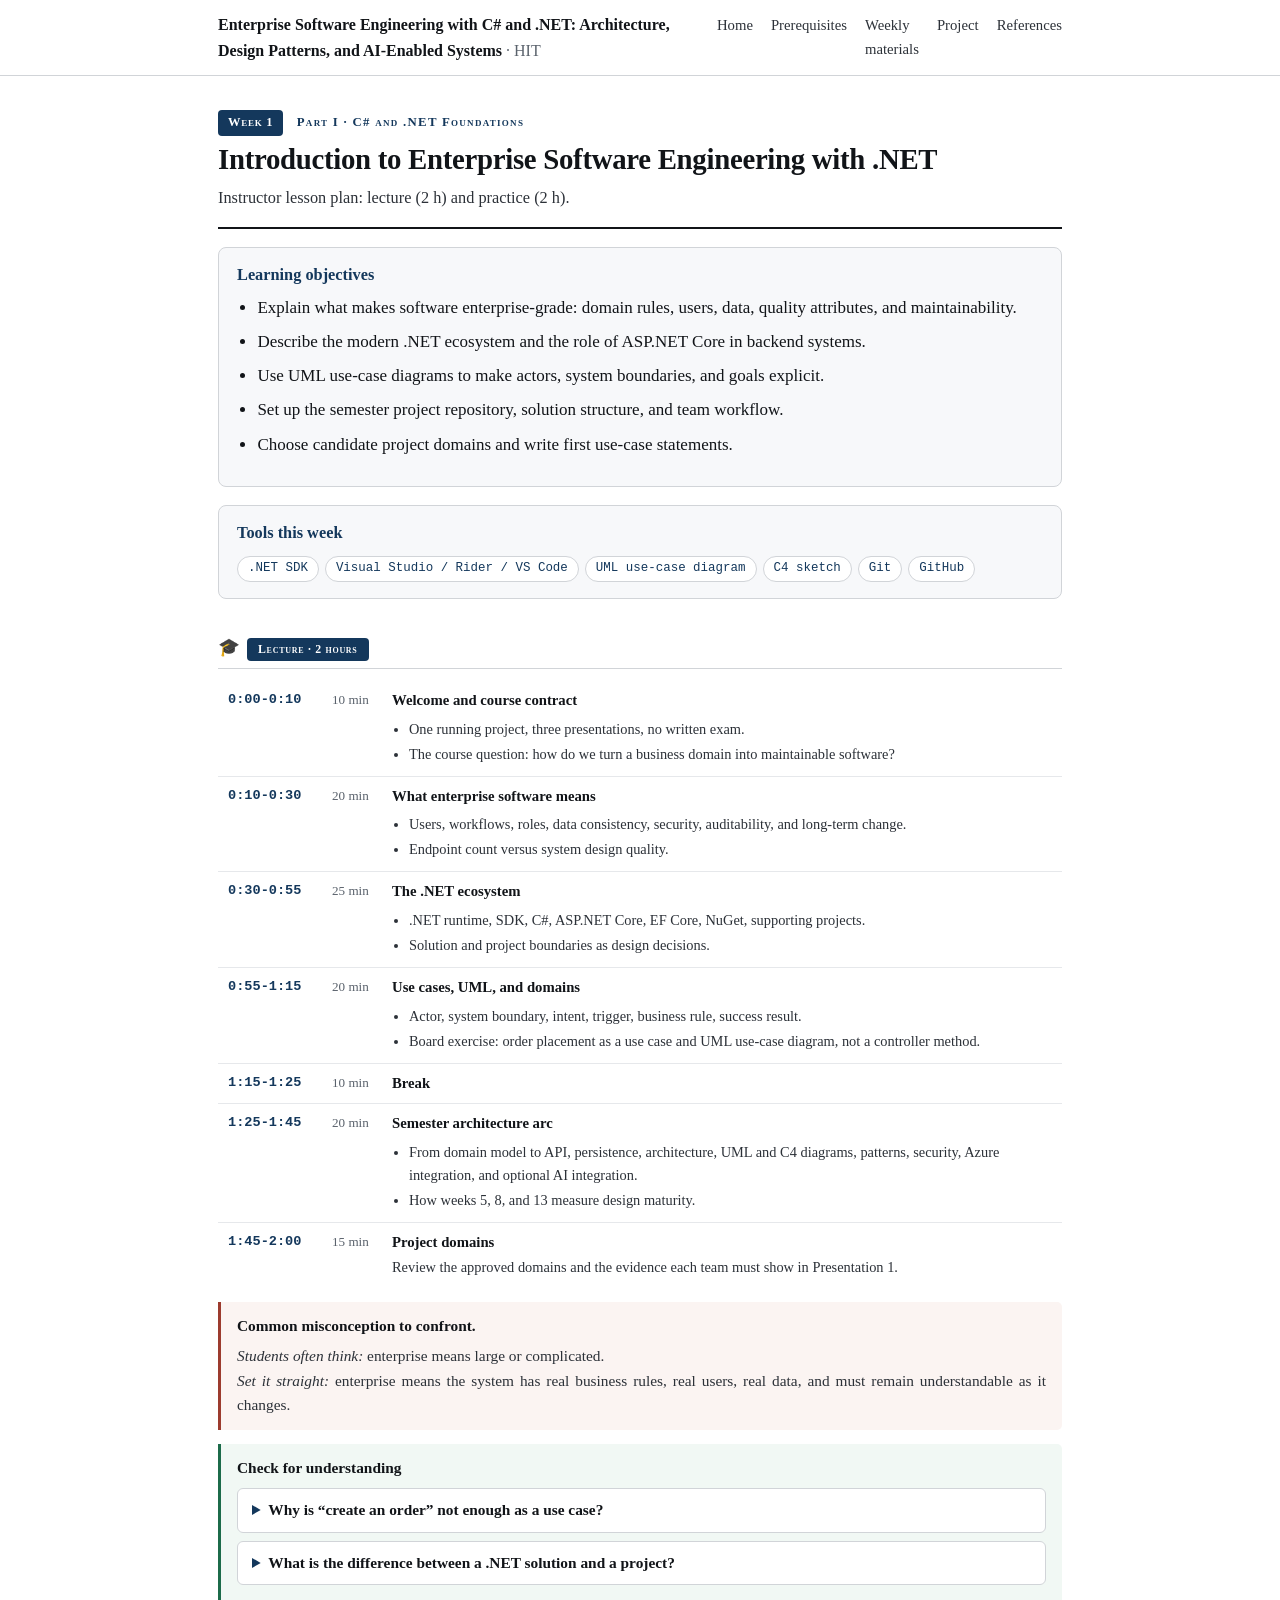
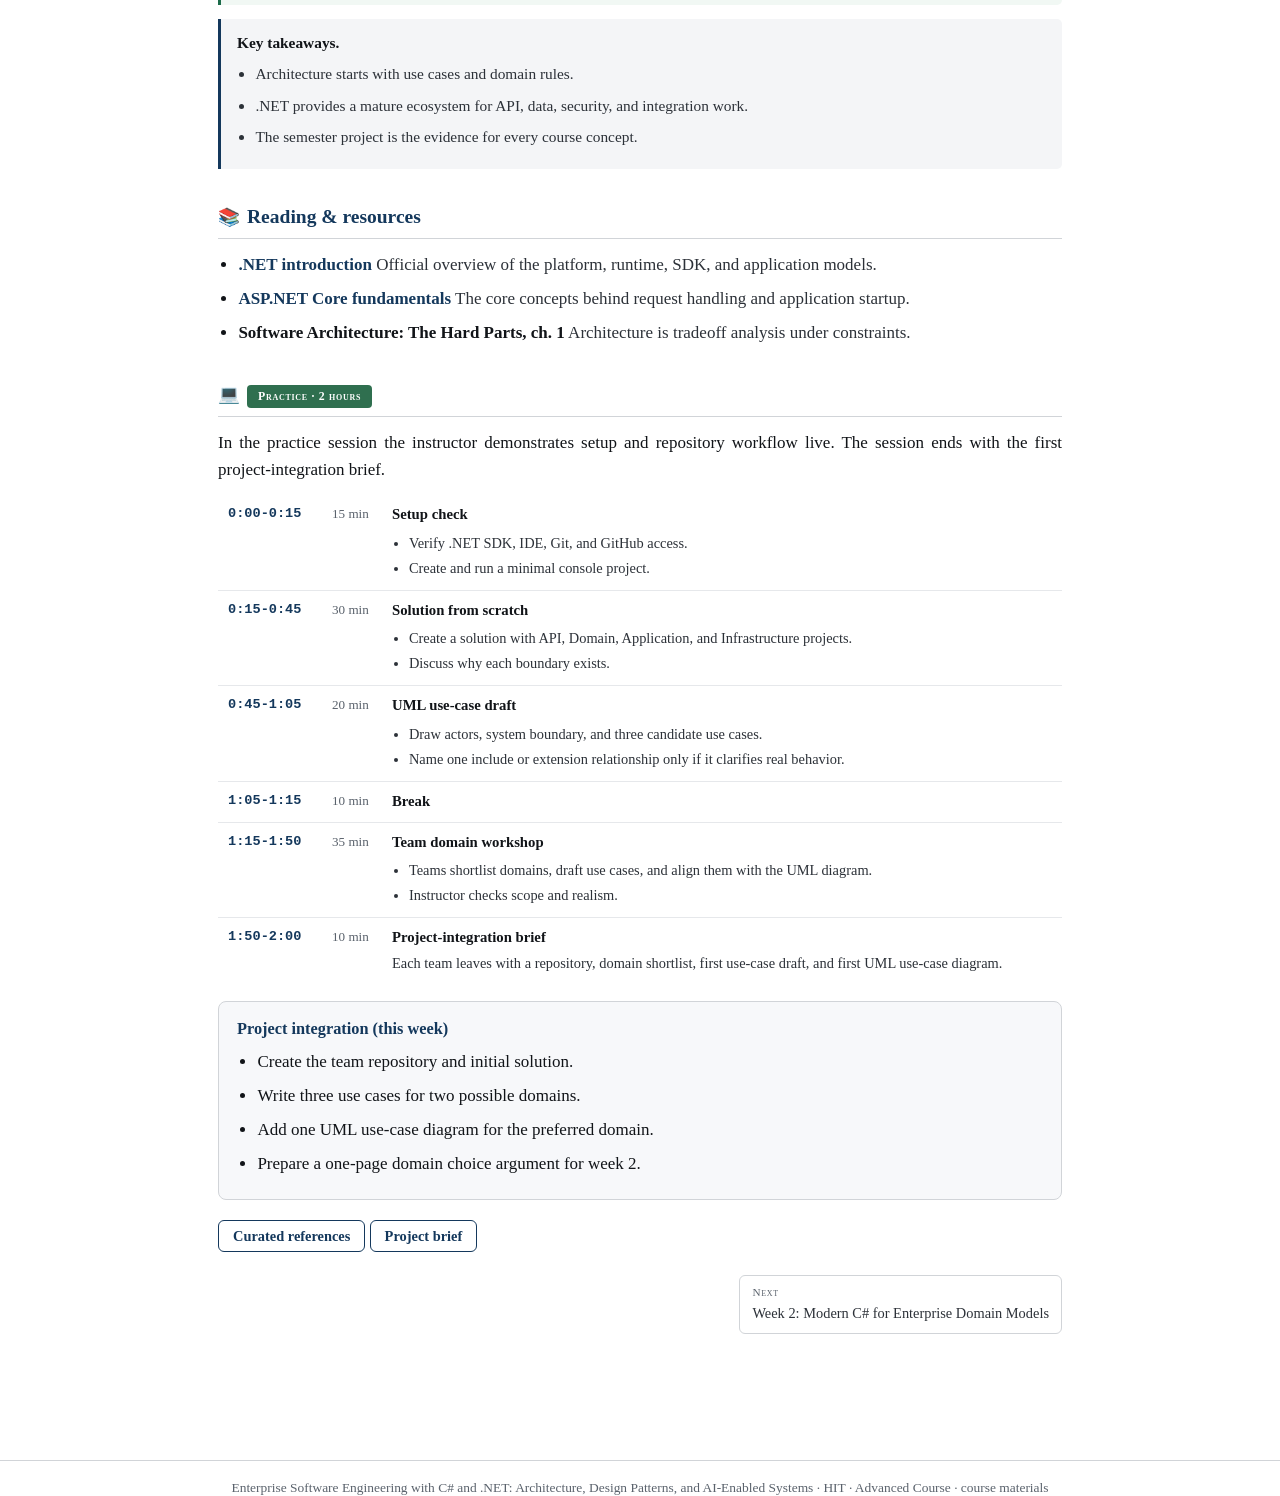
<file: lessons/week01.html>
<!DOCTYPE html>
<html lang="en"><head><meta charset="utf-8"><meta name="viewport" content="width=device-width, initial-scale=1">
<title>Week 1 Lesson Plan: Introduction to Enterprise Software Engineering with .NET</title>
<link rel="stylesheet" href="../styles.css"></head><body>
<div class="topnav"><div class="inner">
<a class="brand" href="../index.html">Enterprise Software Engineering with C# and .NET: Architecture, Design Patterns, and AI-Enabled Systems <span>&middot; HIT</span></a>
<nav><a href="../index.html">Home</a><a href="../index.html#prereq">Prerequisites</a><a href="../index.html#weekly">Weekly materials</a><a href="../index.html#project">Project</a><a href="../index.html#references">References</a></nav>
</div></div>
<div class="wrap">
<div class="whead">
<p class="eyebrow"><span class="wbadge">Week 1</span> &nbsp; Part I &middot; C# and .NET Foundations</p>
<h1>Introduction to Enterprise Software Engineering with .NET</h1>
<p class="sub">Instructor lesson plan: lecture (2 h) and practice (2 h).</p>
</div>
<div class="goals"><h2>Learning objectives</h2><ul class="clean"><li>Explain what makes software enterprise-grade: domain rules, users, data, quality attributes, and maintainability.</li><li>Describe the modern .NET ecosystem and the role of ASP.NET Core in backend systems.</li><li>Use UML use-case diagrams to make actors, system boundaries, and goals explicit.</li><li>Set up the semester project repository, solution structure, and team workflow.</li><li>Choose candidate project domains and write first use-case statements.</li></ul></div>
<div class="goals"><h2>Tools this week</h2><p class="toolchips"><span class="tc">.NET SDK</span><span class="tc">Visual Studio / Rider / VS Code</span><span class="tc">UML use-case diagram</span><span class="tc">C4 sketch</span><span class="tc">Git</span><span class="tc">GitHub</span></p></div>
<h2><span class="ic">&#127891;</span><span class="secttag">Lecture &middot; 2 hours</span></h2>
<table class="timeline"><tr><td class="tm">0:00-0:10</td><td class="mn">10 min</td><td><b>Welcome and course contract</b><ul class="dt-list"><li>One running project, three presentations, no written exam.</li><li>The course question: how do we turn a business domain into maintainable software?</li></ul></td></tr><tr><td class="tm">0:10-0:30</td><td class="mn">20 min</td><td><b>What enterprise software means</b><ul class="dt-list"><li>Users, workflows, roles, data consistency, security, auditability, and long-term change.</li><li>Endpoint count versus system design quality.</li></ul></td></tr><tr><td class="tm">0:30-0:55</td><td class="mn">25 min</td><td><b>The .NET ecosystem</b><ul class="dt-list"><li>.NET runtime, SDK, C#, ASP.NET Core, EF Core, NuGet, supporting projects.</li><li>Solution and project boundaries as design decisions.</li></ul></td></tr><tr><td class="tm">0:55-1:15</td><td class="mn">20 min</td><td><b>Use cases, UML, and domains</b><ul class="dt-list"><li>Actor, system boundary, intent, trigger, business rule, success result.</li><li>Board exercise: order placement as a use case and UML use-case diagram, not a controller method.</li></ul></td></tr><tr><td class="tm">1:15-1:25</td><td class="mn">10 min</td><td><b>Break</b></td></tr><tr><td class="tm">1:25-1:45</td><td class="mn">20 min</td><td><b>Semester architecture arc</b><ul class="dt-list"><li>From domain model to API, persistence, architecture, UML and C4 diagrams, patterns, security, Azure integration, and optional AI integration.</li><li>How weeks 5, 8, and 13 measure design maturity.</li></ul></td></tr><tr><td class="tm">1:45-2:00</td><td class="mn">15 min</td><td><b>Project domains</b><span class="dt">Review the approved domains and the evidence each team must show in Presentation 1.</span></td></tr></table>
<div class="callout miss"><b>Common misconception to confront.</b><p style="margin:6px 0 0"><i>Students often think:</i> enterprise means large or complicated.<br><i>Set it straight:</i> enterprise means the system has real business rules, real users, real data, and must remain understandable as it changes.</p></div>
<div class="callout check"><b>Check for understanding</b><div class="selfcheck" style="margin-top:8px"><details><summary>Why is “create an order” not enough as a use case?</summary><div class="ans">It omits the actor, trigger, validation rules, inventory policy, payment state, failure paths, and the business result.</div></details><details><summary>What is the difference between a .NET solution and a project?</summary><div class="ans">A solution groups related projects. Each project compiles into a unit such as an API, domain library, infrastructure library, or test assembly.</div></details></div></div>
<div class="callout"><b>Key takeaways.</b><ul class="clean" style="margin-bottom:0"><li>Architecture starts with use cases and domain rules.</li><li>.NET provides a mature ecosystem for API, data, security, and integration work.</li><li>The semester project is the evidence for every course concept.</li></ul></div>
<h2><span class="ic">&#128218;</span>Reading &amp; resources</h2>
<ul class="clean reading"><li><a href="https://learn.microsoft.com/en-us/dotnet/core/introduction" target="_blank" rel="noopener">.NET introduction</a><span class="rdnote"> Official overview of the platform, runtime, SDK, and application models.</span></li><li><a href="https://learn.microsoft.com/en-us/aspnet/core/fundamentals/" target="_blank" rel="noopener">ASP.NET Core fundamentals</a><span class="rdnote"> The core concepts behind request handling and application startup.</span></li><li><b>Software Architecture: The Hard Parts, ch. 1</b><span class="rdnote"> Architecture is tradeoff analysis under constraints.</span></li></ul>
<h2 id="practice"><span class="ic">&#128187;</span><span class="secttag prac">Practice &middot; 2 hours</span></h2>
<p>In the practice session the instructor demonstrates setup and repository workflow live. The session ends with the first project-integration brief.</p>
<table class="timeline"><tr><td class="tm">0:00-0:15</td><td class="mn">15 min</td><td><b>Setup check</b><ul class="dt-list"><li>Verify .NET SDK, IDE, Git, and GitHub access.</li><li>Create and run a minimal console project.</li></ul></td></tr><tr><td class="tm">0:15-0:45</td><td class="mn">30 min</td><td><b>Solution from scratch</b><ul class="dt-list"><li>Create a solution with API, Domain, Application, and Infrastructure projects.</li><li>Discuss why each boundary exists.</li></ul></td></tr><tr><td class="tm">0:45-1:05</td><td class="mn">20 min</td><td><b>UML use-case draft</b><ul class="dt-list"><li>Draw actors, system boundary, and three candidate use cases.</li><li>Name one include or extension relationship only if it clarifies real behavior.</li></ul></td></tr><tr><td class="tm">1:05-1:15</td><td class="mn">10 min</td><td><b>Break</b></td></tr><tr><td class="tm">1:15-1:50</td><td class="mn">35 min</td><td><b>Team domain workshop</b><ul class="dt-list"><li>Teams shortlist domains, draft use cases, and align them with the UML diagram.</li><li>Instructor checks scope and realism.</li></ul></td></tr><tr><td class="tm">1:50-2:00</td><td class="mn">10 min</td><td><b>Project-integration brief</b><span class="dt">Each team leaves with a repository, domain shortlist, first use-case draft, and first UML use-case diagram.</span></td></tr></table>
<div class="goals"><h2>Project integration (this week)</h2><ul class="clean" style="margin-bottom:0"><li>Create the team repository and initial solution.</li><li>Write three use cases for two possible domains.</li><li>Add one UML use-case diagram for the preferred domain.</li><li>Prepare a one-page domain choice argument for week 2.</li></ul></div>
<p style="margin-top:22px"><a class="btn" href="../index.html#references">Curated references</a> <a class="btn" href="../index.html#project">Project brief</a></p>
<div class="pager"><a class="nx" href="week02.html"><span class="lbl">Next</span>Week 2: Modern C# for Enterprise Domain Models</a></div>
</div><footer>Enterprise Software Engineering with C# and .NET: Architecture, Design Patterns, and AI-Enabled Systems &middot; HIT &middot; Advanced Course &middot; course materials</footer></body></html>
</file>
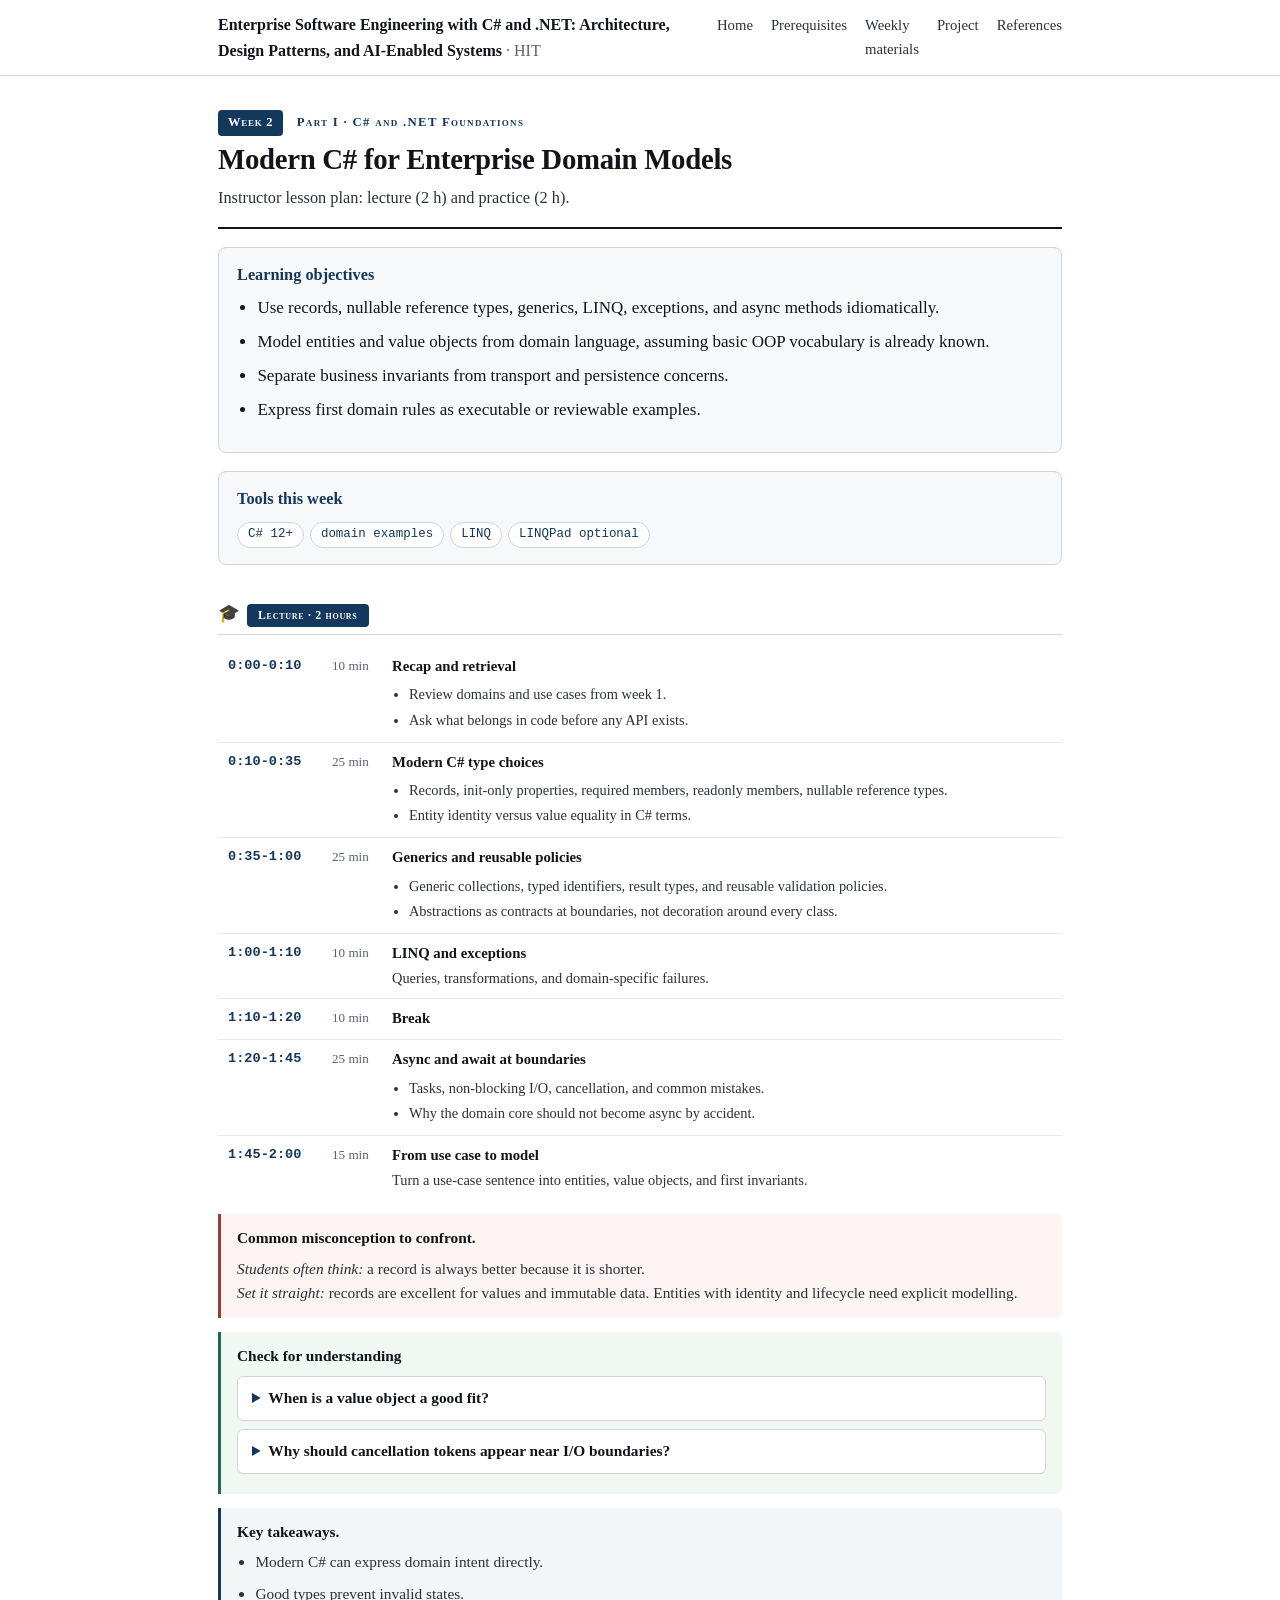
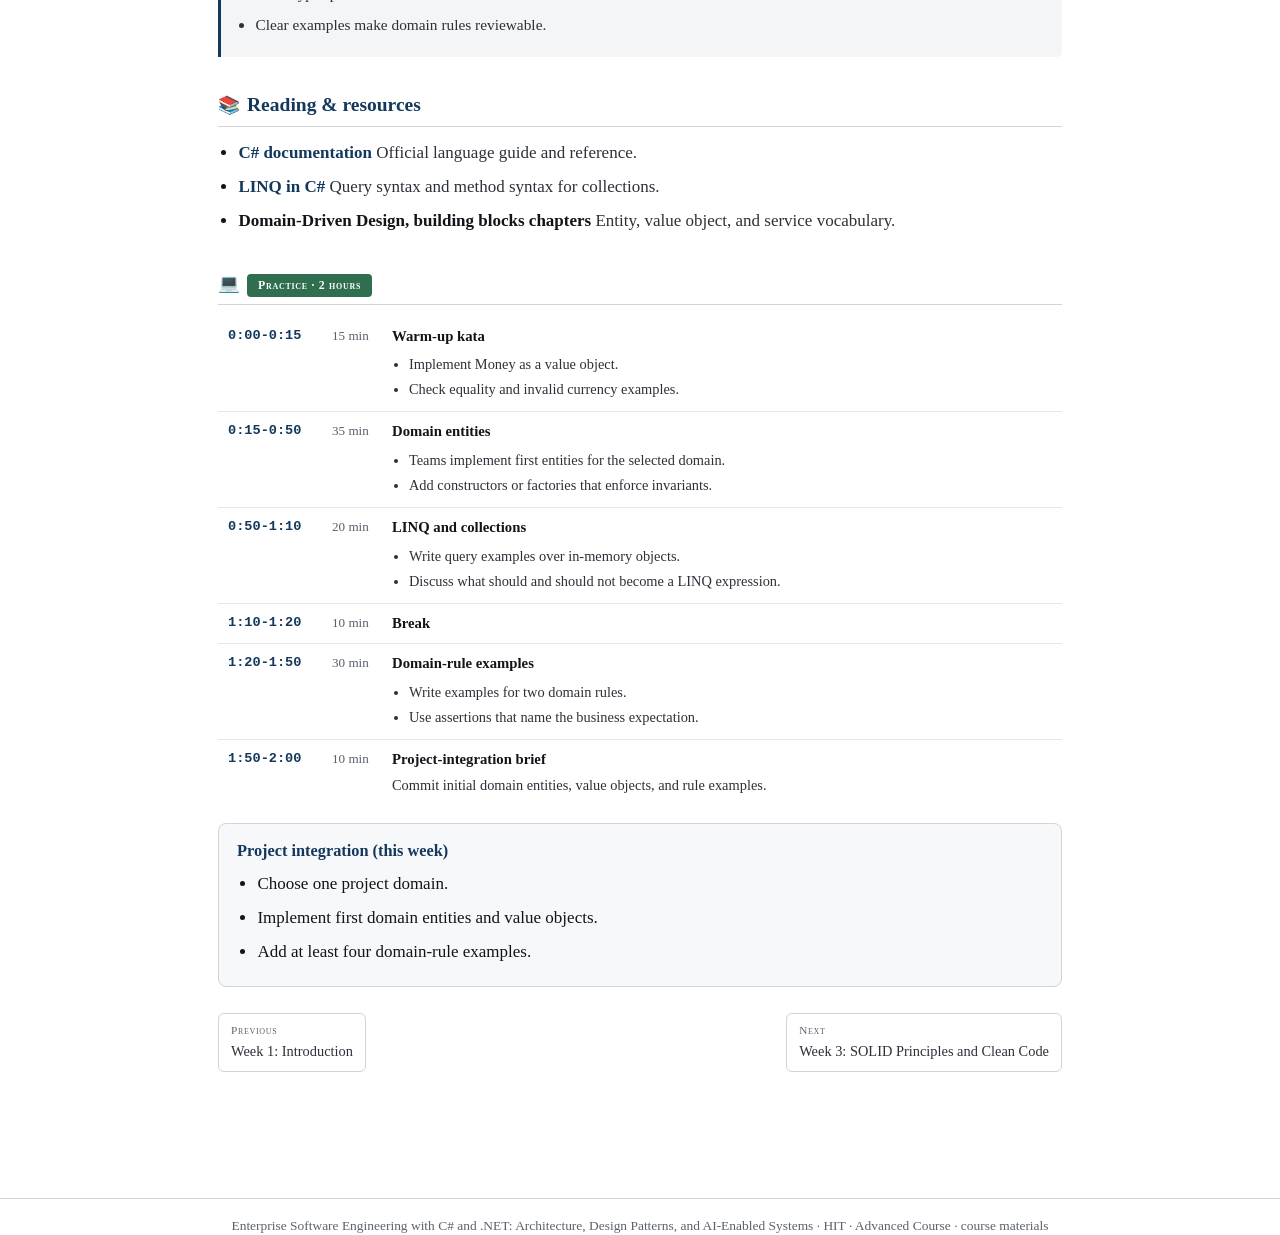
<file: lessons/week02.html>
<!DOCTYPE html>
<html lang="en"><head><meta charset="utf-8"><meta name="viewport" content="width=device-width, initial-scale=1">
<title>Week 2 Lesson Plan: Modern C# for Enterprise Domain Models</title>
<link rel="stylesheet" href="../styles.css"></head><body>
<div class="topnav"><div class="inner"><a class="brand" href="../index.html">Enterprise Software Engineering with C# and .NET: Architecture, Design Patterns, and AI-Enabled Systems <span>&middot; HIT</span></a><nav><a href="../index.html">Home</a><a href="../index.html#prereq">Prerequisites</a><a href="../index.html#weekly">Weekly materials</a><a href="../index.html#project">Project</a><a href="../index.html#references">References</a></nav></div></div>
<div class="wrap"><div class="whead"><p class="eyebrow"><span class="wbadge">Week 2</span> &nbsp; Part I &middot; C# and .NET Foundations</p><h1>Modern C# for Enterprise Domain Models</h1><p class="sub">Instructor lesson plan: lecture (2 h) and practice (2 h).</p></div>
<div class="goals"><h2>Learning objectives</h2><ul class="clean"><li>Use records, nullable reference types, generics, LINQ, exceptions, and async methods idiomatically.</li><li>Model entities and value objects from domain language, assuming basic OOP vocabulary is already known.</li><li>Separate business invariants from transport and persistence concerns.</li><li>Express first domain rules as executable or reviewable examples.</li></ul></div>
<div class="goals"><h2>Tools this week</h2><p class="toolchips"><span class="tc">C# 12+</span><span class="tc">domain examples</span><span class="tc">LINQ</span><span class="tc">LINQPad optional</span></p></div>
<h2><span class="ic">&#127891;</span><span class="secttag">Lecture &middot; 2 hours</span></h2>
<table class="timeline"><tr><td class="tm">0:00-0:10</td><td class="mn">10 min</td><td><b>Recap and retrieval</b><ul class="dt-list"><li>Review domains and use cases from week 1.</li><li>Ask what belongs in code before any API exists.</li></ul></td></tr><tr><td class="tm">0:10-0:35</td><td class="mn">25 min</td><td><b>Modern C# type choices</b><ul class="dt-list"><li>Records, init-only properties, required members, readonly members, nullable reference types.</li><li>Entity identity versus value equality in C# terms.</li></ul></td></tr><tr><td class="tm">0:35-1:00</td><td class="mn">25 min</td><td><b>Generics and reusable policies</b><ul class="dt-list"><li>Generic collections, typed identifiers, result types, and reusable validation policies.</li><li>Abstractions as contracts at boundaries, not decoration around every class.</li></ul></td></tr><tr><td class="tm">1:00-1:10</td><td class="mn">10 min</td><td><b>LINQ and exceptions</b><span class="dt">Queries, transformations, and domain-specific failures.</span></td></tr><tr><td class="tm">1:10-1:20</td><td class="mn">10 min</td><td><b>Break</b></td></tr><tr><td class="tm">1:20-1:45</td><td class="mn">25 min</td><td><b>Async and await at boundaries</b><ul class="dt-list"><li>Tasks, non-blocking I/O, cancellation, and common mistakes.</li><li>Why the domain core should not become async by accident.</li></ul></td></tr><tr><td class="tm">1:45-2:00</td><td class="mn">15 min</td><td><b>From use case to model</b><span class="dt">Turn a use-case sentence into entities, value objects, and first invariants.</span></td></tr></table>
<div class="callout miss"><b>Common misconception to confront.</b><p style="margin:6px 0 0"><i>Students often think:</i> a record is always better because it is shorter.<br><i>Set it straight:</i> records are excellent for values and immutable data. Entities with identity and lifecycle need explicit modelling.</p></div>
<div class="callout check"><b>Check for understanding</b><div class="selfcheck" style="margin-top:8px"><details><summary>When is a value object a good fit?</summary><div class="ans">When equality is based on the contained values, such as Money, DateRange, Address, or Email.</div></details><details><summary>Why should cancellation tokens appear near I/O boundaries?</summary><div class="ans">They let web requests, database calls, and external calls stop work when the caller no longer needs the result.</div></details></div></div>
<div class="callout"><b>Key takeaways.</b><ul class="clean" style="margin-bottom:0"><li>Modern C# can express domain intent directly.</li><li>Good types prevent invalid states.</li><li>Clear examples make domain rules reviewable.</li></ul></div>
<h2><span class="ic">&#128218;</span>Reading &amp; resources</h2><ul class="clean reading"><li><a href="https://learn.microsoft.com/en-us/dotnet/csharp/" target="_blank" rel="noopener">C# documentation</a><span class="rdnote"> Official language guide and reference.</span></li><li><a href="https://learn.microsoft.com/en-us/dotnet/csharp/linq/" target="_blank" rel="noopener">LINQ in C#</a><span class="rdnote"> Query syntax and method syntax for collections.</span></li><li><b>Domain-Driven Design, building blocks chapters</b><span class="rdnote"> Entity, value object, and service vocabulary.</span></li></ul>
<h2 id="practice"><span class="ic">&#128187;</span><span class="secttag prac">Practice &middot; 2 hours</span></h2>
<table class="timeline"><tr><td class="tm">0:00-0:15</td><td class="mn">15 min</td><td><b>Warm-up kata</b><ul class="dt-list"><li>Implement Money as a value object.</li><li>Check equality and invalid currency examples.</li></ul></td></tr><tr><td class="tm">0:15-0:50</td><td class="mn">35 min</td><td><b>Domain entities</b><ul class="dt-list"><li>Teams implement first entities for the selected domain.</li><li>Add constructors or factories that enforce invariants.</li></ul></td></tr><tr><td class="tm">0:50-1:10</td><td class="mn">20 min</td><td><b>LINQ and collections</b><ul class="dt-list"><li>Write query examples over in-memory objects.</li><li>Discuss what should and should not become a LINQ expression.</li></ul></td></tr><tr><td class="tm">1:10-1:20</td><td class="mn">10 min</td><td><b>Break</b></td></tr><tr><td class="tm">1:20-1:50</td><td class="mn">30 min</td><td><b>Domain-rule examples</b><ul class="dt-list"><li>Write examples for two domain rules.</li><li>Use assertions that name the business expectation.</li></ul></td></tr><tr><td class="tm">1:50-2:00</td><td class="mn">10 min</td><td><b>Project-integration brief</b><span class="dt">Commit initial domain entities, value objects, and rule examples.</span></td></tr></table>
<div class="goals"><h2>Project integration (this week)</h2><ul class="clean" style="margin-bottom:0"><li>Choose one project domain.</li><li>Implement first domain entities and value objects.</li><li>Add at least four domain-rule examples.</li></ul></div>
<div class="pager"><a href="week01.html"><span class="lbl">Previous</span>Week 1: Introduction</a><a class="nx" href="week03.html"><span class="lbl">Next</span>Week 3: SOLID Principles and Clean Code</a></div>
</div><footer>Enterprise Software Engineering with C# and .NET: Architecture, Design Patterns, and AI-Enabled Systems &middot; HIT &middot; Advanced Course &middot; course materials</footer></body></html>
</file>
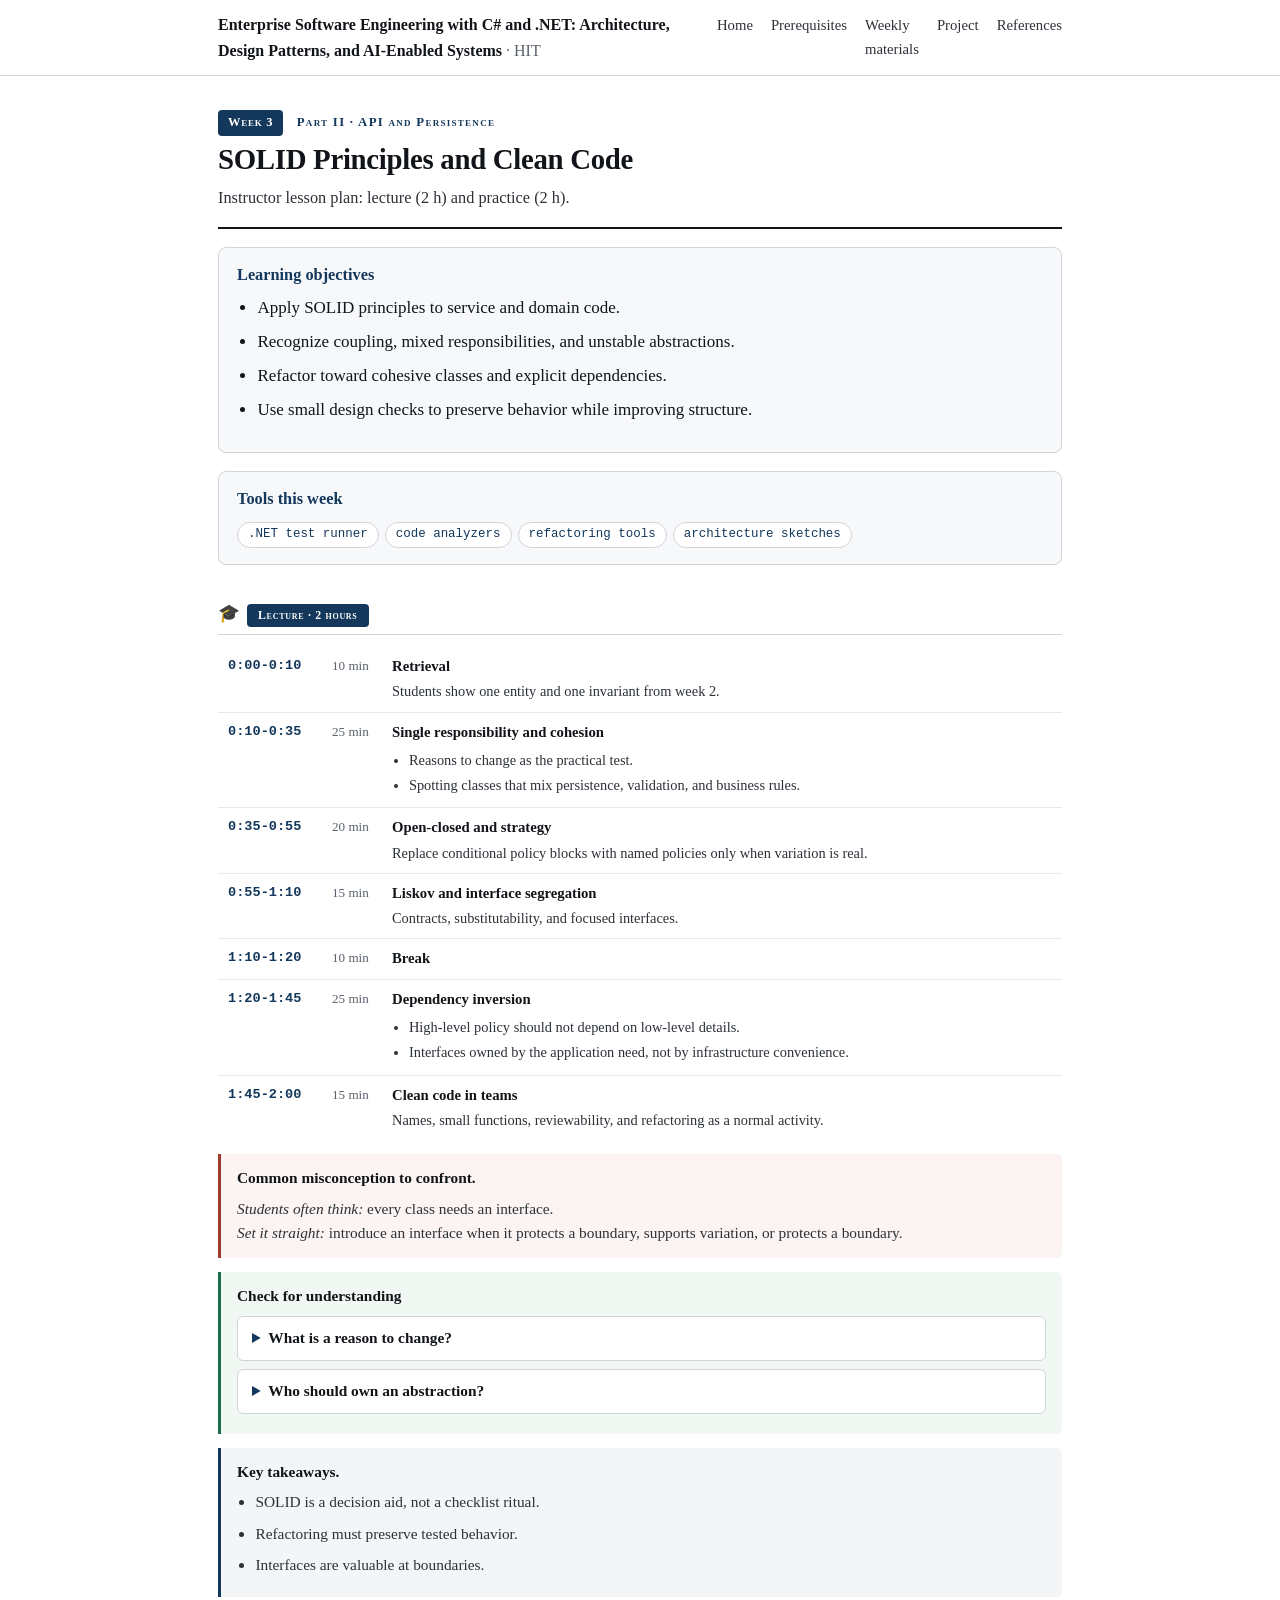
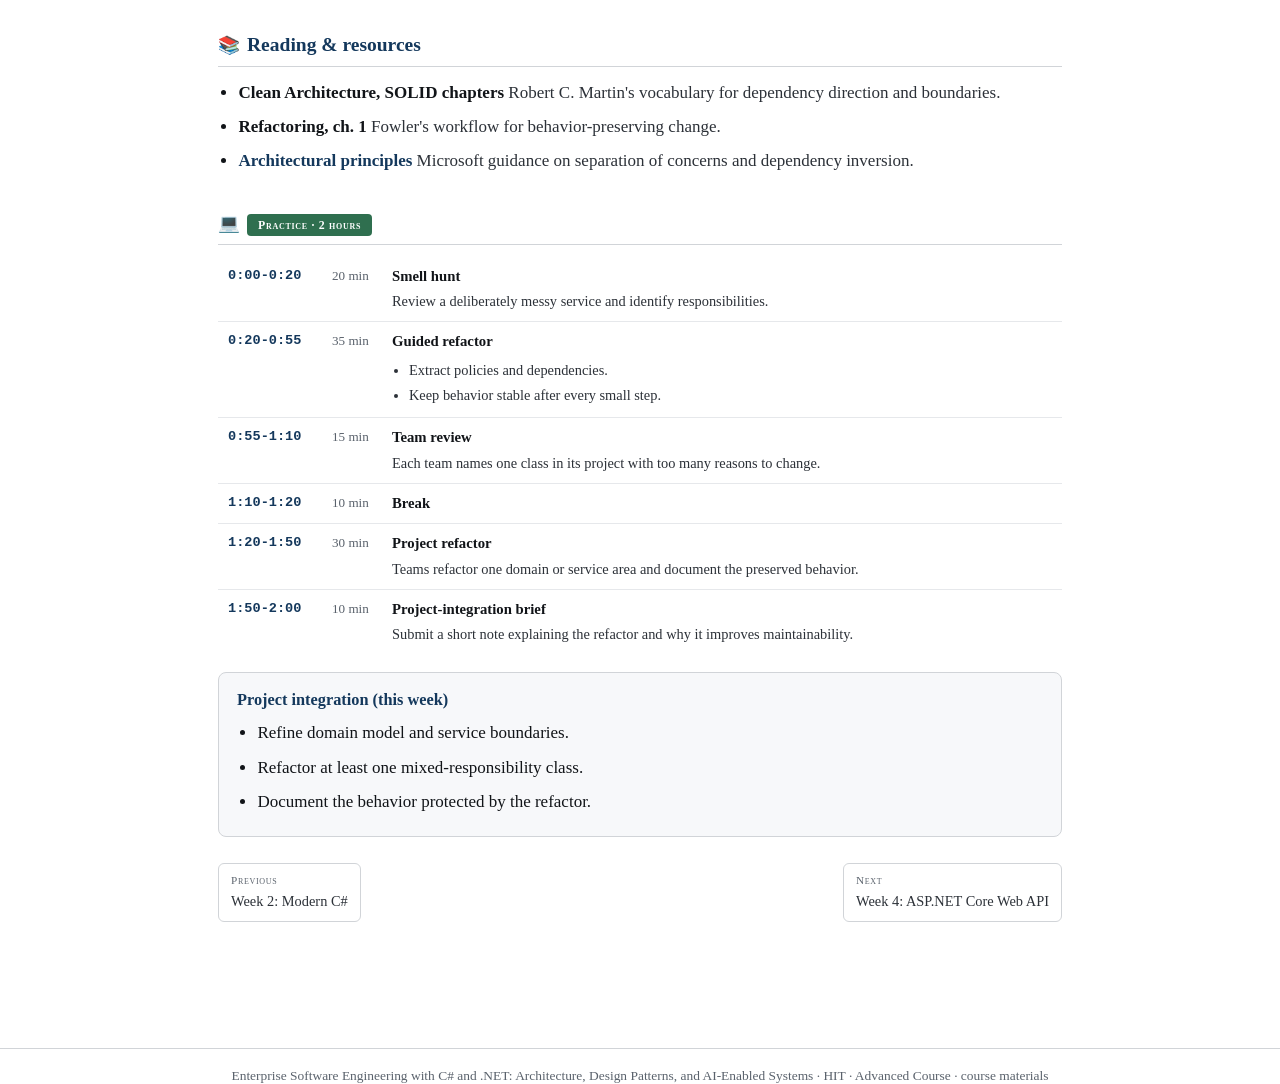
<file: lessons/week03.html>
<!DOCTYPE html>
<html lang="en"><head><meta charset="utf-8"><meta name="viewport" content="width=device-width, initial-scale=1"><title>Week 3 Lesson Plan: SOLID Principles and Clean Code</title><link rel="stylesheet" href="../styles.css"></head><body>
<div class="topnav"><div class="inner"><a class="brand" href="../index.html">Enterprise Software Engineering with C# and .NET: Architecture, Design Patterns, and AI-Enabled Systems <span>&middot; HIT</span></a><nav><a href="../index.html">Home</a><a href="../index.html#prereq">Prerequisites</a><a href="../index.html#weekly">Weekly materials</a><a href="../index.html#project">Project</a><a href="../index.html#references">References</a></nav></div></div>
<div class="wrap"><div class="whead"><p class="eyebrow"><span class="wbadge">Week 3</span> &nbsp; Part II &middot; API and Persistence</p><h1>SOLID Principles and Clean Code</h1><p class="sub">Instructor lesson plan: lecture (2 h) and practice (2 h).</p></div>
<div class="goals"><h2>Learning objectives</h2><ul class="clean"><li>Apply SOLID principles to service and domain code.</li><li>Recognize coupling, mixed responsibilities, and unstable abstractions.</li><li>Refactor toward cohesive classes and explicit dependencies.</li><li>Use small design checks to preserve behavior while improving structure.</li></ul></div>
<div class="goals"><h2>Tools this week</h2><p class="toolchips"><span class="tc">.NET test runner</span><span class="tc">code analyzers</span><span class="tc">refactoring tools</span><span class="tc">architecture sketches</span></p></div>
<h2><span class="ic">&#127891;</span><span class="secttag">Lecture &middot; 2 hours</span></h2>
<table class="timeline"><tr><td class="tm">0:00-0:10</td><td class="mn">10 min</td><td><b>Retrieval</b><span class="dt">Students show one entity and one invariant from week 2.</span></td></tr><tr><td class="tm">0:10-0:35</td><td class="mn">25 min</td><td><b>Single responsibility and cohesion</b><ul class="dt-list"><li>Reasons to change as the practical test.</li><li>Spotting classes that mix persistence, validation, and business rules.</li></ul></td></tr><tr><td class="tm">0:35-0:55</td><td class="mn">20 min</td><td><b>Open-closed and strategy</b><span class="dt">Replace conditional policy blocks with named policies only when variation is real.</span></td></tr><tr><td class="tm">0:55-1:10</td><td class="mn">15 min</td><td><b>Liskov and interface segregation</b><span class="dt">Contracts, substitutability, and focused interfaces.</span></td></tr><tr><td class="tm">1:10-1:20</td><td class="mn">10 min</td><td><b>Break</b></td></tr><tr><td class="tm">1:20-1:45</td><td class="mn">25 min</td><td><b>Dependency inversion</b><ul class="dt-list"><li>High-level policy should not depend on low-level details.</li><li>Interfaces owned by the application need, not by infrastructure convenience.</li></ul></td></tr><tr><td class="tm">1:45-2:00</td><td class="mn">15 min</td><td><b>Clean code in teams</b><span class="dt">Names, small functions, reviewability, and refactoring as a normal activity.</span></td></tr></table>
<div class="callout miss"><b>Common misconception to confront.</b><p style="margin:6px 0 0"><i>Students often think:</i> every class needs an interface.<br><i>Set it straight:</i> introduce an interface when it protects a boundary, supports variation, or protects a boundary.</p></div>
<div class="callout check"><b>Check for understanding</b><div class="selfcheck" style="margin-top:8px"><details><summary>What is a reason to change?</summary><div class="ans">A business, policy, persistence, integration, or presentation concern that would force editing the class.</div></details><details><summary>Who should own an abstraction?</summary><div class="ans">Usually the higher-level policy that needs the behavior, not the low-level implementation that happens to provide it.</div></details></div></div>
<div class="callout"><b>Key takeaways.</b><ul class="clean" style="margin-bottom:0"><li>SOLID is a decision aid, not a checklist ritual.</li><li>Refactoring must preserve tested behavior.</li><li>Interfaces are valuable at boundaries.</li></ul></div>
<h2><span class="ic">&#128218;</span>Reading &amp; resources</h2><ul class="clean reading"><li><b>Clean Architecture, SOLID chapters</b><span class="rdnote"> Robert C. Martin's vocabulary for dependency direction and boundaries.</span></li><li><b>Refactoring, ch. 1</b><span class="rdnote"> Fowler's workflow for behavior-preserving change.</span></li><li><a href="https://learn.microsoft.com/en-us/dotnet/architecture/modern-web-apps-azure/architectural-principles" target="_blank" rel="noopener">Architectural principles</a><span class="rdnote"> Microsoft guidance on separation of concerns and dependency inversion.</span></li></ul>
<h2 id="practice"><span class="ic">&#128187;</span><span class="secttag prac">Practice &middot; 2 hours</span></h2>
<table class="timeline"><tr><td class="tm">0:00-0:20</td><td class="mn">20 min</td><td><b>Smell hunt</b><span class="dt">Review a deliberately messy service and identify responsibilities.</span></td></tr><tr><td class="tm">0:20-0:55</td><td class="mn">35 min</td><td><b>Guided refactor</b><ul class="dt-list"><li>Extract policies and dependencies.</li><li>Keep behavior stable after every small step.</li></ul></td></tr><tr><td class="tm">0:55-1:10</td><td class="mn">15 min</td><td><b>Team review</b><span class="dt">Each team names one class in its project with too many reasons to change.</span></td></tr><tr><td class="tm">1:10-1:20</td><td class="mn">10 min</td><td><b>Break</b></td></tr><tr><td class="tm">1:20-1:50</td><td class="mn">30 min</td><td><b>Project refactor</b><span class="dt">Teams refactor one domain or service area and document the preserved behavior.</span></td></tr><tr><td class="tm">1:50-2:00</td><td class="mn">10 min</td><td><b>Project-integration brief</b><span class="dt">Submit a short note explaining the refactor and why it improves maintainability.</span></td></tr></table>
<div class="goals"><h2>Project integration (this week)</h2><ul class="clean" style="margin-bottom:0"><li>Refine domain model and service boundaries.</li><li>Refactor at least one mixed-responsibility class.</li><li>Document the behavior protected by the refactor.</li></ul></div>
<div class="pager"><a href="week02.html"><span class="lbl">Previous</span>Week 2: Modern C#</a><a class="nx" href="week04.html"><span class="lbl">Next</span>Week 4: ASP.NET Core Web API</a></div>
</div><footer>Enterprise Software Engineering with C# and .NET: Architecture, Design Patterns, and AI-Enabled Systems &middot; HIT &middot; Advanced Course &middot; course materials</footer></body></html>
</file>
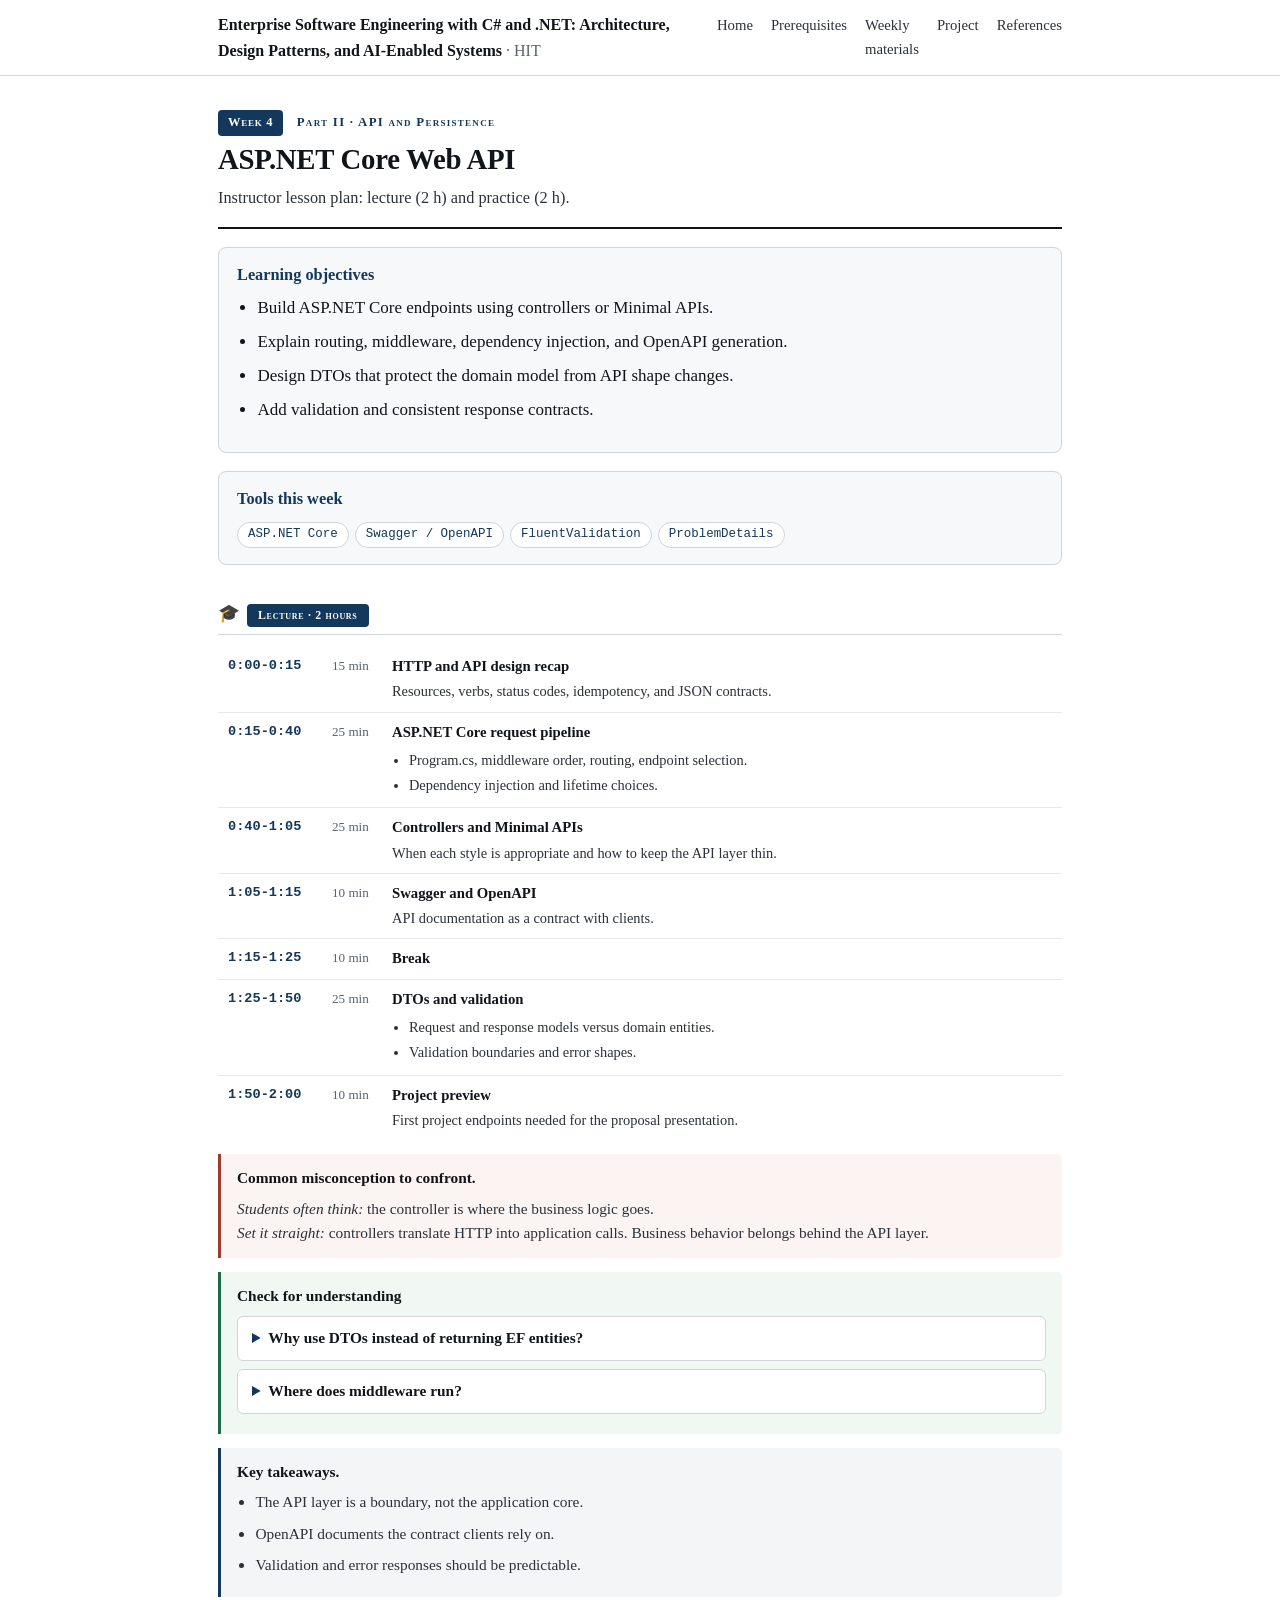
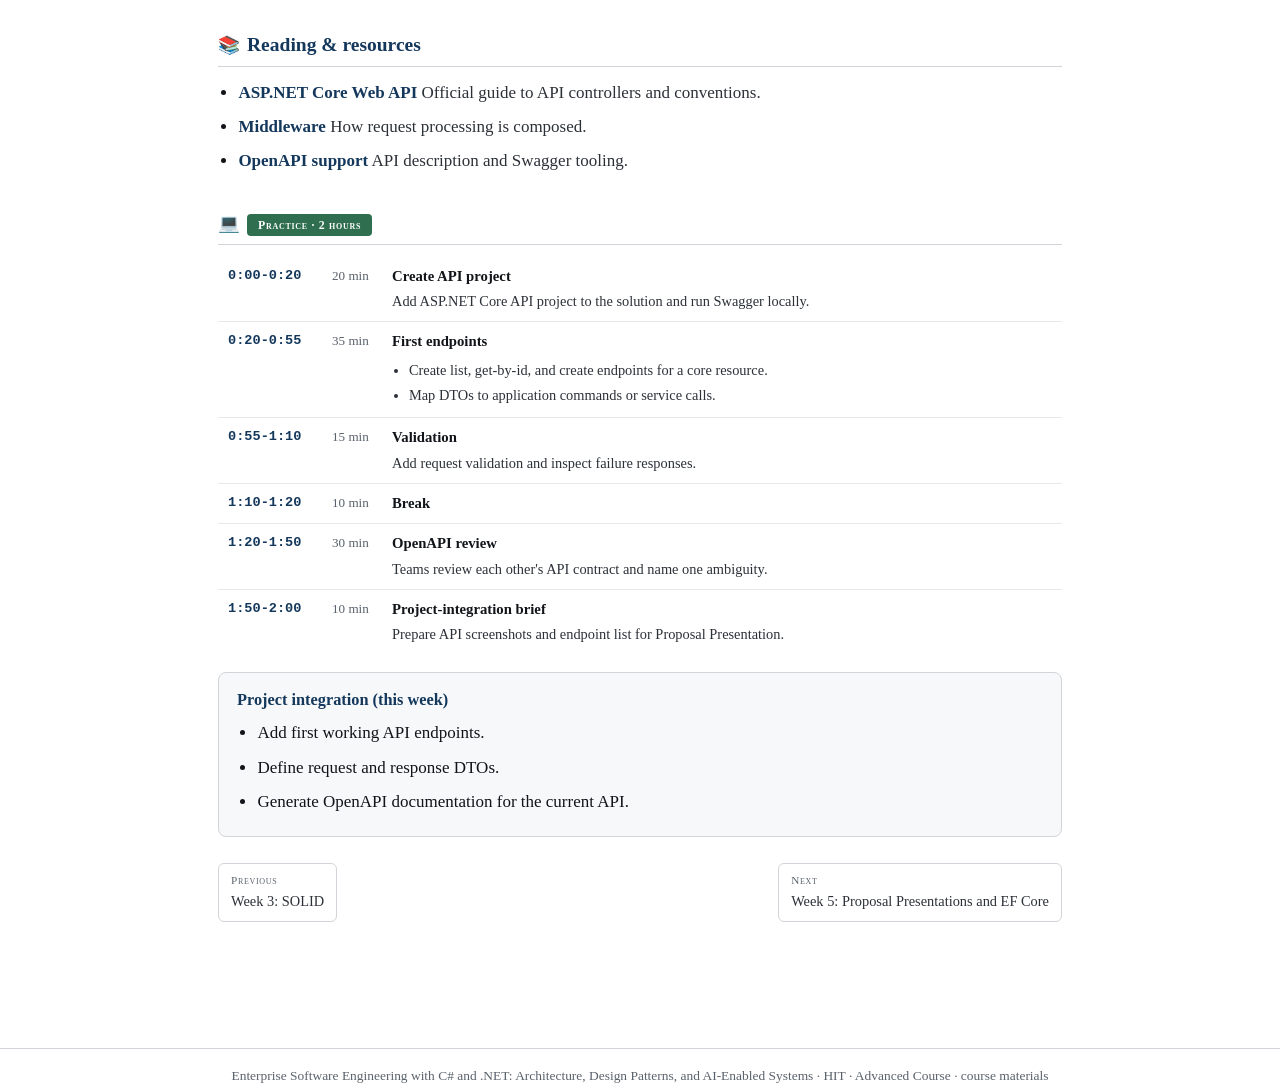
<file: lessons/week04.html>
<!DOCTYPE html>
<html lang="en"><head><meta charset="utf-8"><meta name="viewport" content="width=device-width, initial-scale=1"><title>Week 4 Lesson Plan: ASP.NET Core Web API</title><link rel="stylesheet" href="../styles.css"></head><body>
<div class="topnav"><div class="inner"><a class="brand" href="../index.html">Enterprise Software Engineering with C# and .NET: Architecture, Design Patterns, and AI-Enabled Systems <span>&middot; HIT</span></a><nav><a href="../index.html">Home</a><a href="../index.html#prereq">Prerequisites</a><a href="../index.html#weekly">Weekly materials</a><a href="../index.html#project">Project</a><a href="../index.html#references">References</a></nav></div></div>
<div class="wrap"><div class="whead"><p class="eyebrow"><span class="wbadge">Week 4</span> &nbsp; Part II &middot; API and Persistence</p><h1>ASP.NET Core Web API</h1><p class="sub">Instructor lesson plan: lecture (2 h) and practice (2 h).</p></div>
<div class="goals"><h2>Learning objectives</h2><ul class="clean"><li>Build ASP.NET Core endpoints using controllers or Minimal APIs.</li><li>Explain routing, middleware, dependency injection, and OpenAPI generation.</li><li>Design DTOs that protect the domain model from API shape changes.</li><li>Add validation and consistent response contracts.</li></ul></div>
<div class="goals"><h2>Tools this week</h2><p class="toolchips"><span class="tc">ASP.NET Core</span><span class="tc">Swagger / OpenAPI</span><span class="tc">FluentValidation</span><span class="tc">ProblemDetails</span></p></div>
<h2><span class="ic">&#127891;</span><span class="secttag">Lecture &middot; 2 hours</span></h2>
<table class="timeline"><tr><td class="tm">0:00-0:15</td><td class="mn">15 min</td><td><b>HTTP and API design recap</b><span class="dt">Resources, verbs, status codes, idempotency, and JSON contracts.</span></td></tr><tr><td class="tm">0:15-0:40</td><td class="mn">25 min</td><td><b>ASP.NET Core request pipeline</b><ul class="dt-list"><li>Program.cs, middleware order, routing, endpoint selection.</li><li>Dependency injection and lifetime choices.</li></ul></td></tr><tr><td class="tm">0:40-1:05</td><td class="mn">25 min</td><td><b>Controllers and Minimal APIs</b><span class="dt">When each style is appropriate and how to keep the API layer thin.</span></td></tr><tr><td class="tm">1:05-1:15</td><td class="mn">10 min</td><td><b>Swagger and OpenAPI</b><span class="dt">API documentation as a contract with clients.</span></td></tr><tr><td class="tm">1:15-1:25</td><td class="mn">10 min</td><td><b>Break</b></td></tr><tr><td class="tm">1:25-1:50</td><td class="mn">25 min</td><td><b>DTOs and validation</b><ul class="dt-list"><li>Request and response models versus domain entities.</li><li>Validation boundaries and error shapes.</li></ul></td></tr><tr><td class="tm">1:50-2:00</td><td class="mn">10 min</td><td><b>Project preview</b><span class="dt">First project endpoints needed for the proposal presentation.</span></td></tr></table>
<div class="callout miss"><b>Common misconception to confront.</b><p style="margin:6px 0 0"><i>Students often think:</i> the controller is where the business logic goes.<br><i>Set it straight:</i> controllers translate HTTP into application calls. Business behavior belongs behind the API layer.</p></div>
<div class="callout check"><b>Check for understanding</b><div class="selfcheck" style="margin-top:8px"><details><summary>Why use DTOs instead of returning EF entities?</summary><div class="ans">DTOs protect the API contract, prevent over-posting, hide persistence details, and let the domain evolve independently.</div></details><details><summary>Where does middleware run?</summary><div class="ans">In the request pipeline, before and after endpoint execution depending on order and whether it calls the next component.</div></details></div></div>
<div class="callout"><b>Key takeaways.</b><ul class="clean" style="margin-bottom:0"><li>The API layer is a boundary, not the application core.</li><li>OpenAPI documents the contract clients rely on.</li><li>Validation and error responses should be predictable.</li></ul></div>
<h2><span class="ic">&#128218;</span>Reading &amp; resources</h2><ul class="clean reading"><li><a href="https://learn.microsoft.com/en-us/aspnet/core/web-api/" target="_blank" rel="noopener">ASP.NET Core Web API</a><span class="rdnote"> Official guide to API controllers and conventions.</span></li><li><a href="https://learn.microsoft.com/en-us/aspnet/core/fundamentals/middleware/" target="_blank" rel="noopener">Middleware</a><span class="rdnote"> How request processing is composed.</span></li><li><a href="https://learn.microsoft.com/en-us/aspnet/core/fundamentals/openapi/" target="_blank" rel="noopener">OpenAPI support</a><span class="rdnote"> API description and Swagger tooling.</span></li></ul>
<h2 id="practice"><span class="ic">&#128187;</span><span class="secttag prac">Practice &middot; 2 hours</span></h2><table class="timeline"><tr><td class="tm">0:00-0:20</td><td class="mn">20 min</td><td><b>Create API project</b><span class="dt">Add ASP.NET Core API project to the solution and run Swagger locally.</span></td></tr><tr><td class="tm">0:20-0:55</td><td class="mn">35 min</td><td><b>First endpoints</b><ul class="dt-list"><li>Create list, get-by-id, and create endpoints for a core resource.</li><li>Map DTOs to application commands or service calls.</li></ul></td></tr><tr><td class="tm">0:55-1:10</td><td class="mn">15 min</td><td><b>Validation</b><span class="dt">Add request validation and inspect failure responses.</span></td></tr><tr><td class="tm">1:10-1:20</td><td class="mn">10 min</td><td><b>Break</b></td></tr><tr><td class="tm">1:20-1:50</td><td class="mn">30 min</td><td><b>OpenAPI review</b><span class="dt">Teams review each other's API contract and name one ambiguity.</span></td></tr><tr><td class="tm">1:50-2:00</td><td class="mn">10 min</td><td><b>Project-integration brief</b><span class="dt">Prepare API screenshots and endpoint list for Proposal Presentation.</span></td></tr></table>
<div class="goals"><h2>Project integration (this week)</h2><ul class="clean" style="margin-bottom:0"><li>Add first working API endpoints.</li><li>Define request and response DTOs.</li><li>Generate OpenAPI documentation for the current API.</li></ul></div>
<div class="pager"><a href="week03.html"><span class="lbl">Previous</span>Week 3: SOLID</a><a class="nx" href="week05.html"><span class="lbl">Next</span>Week 5: Proposal Presentations and EF Core</a></div>
</div><footer>Enterprise Software Engineering with C# and .NET: Architecture, Design Patterns, and AI-Enabled Systems &middot; HIT &middot; Advanced Course &middot; course materials</footer></body></html>
</file>
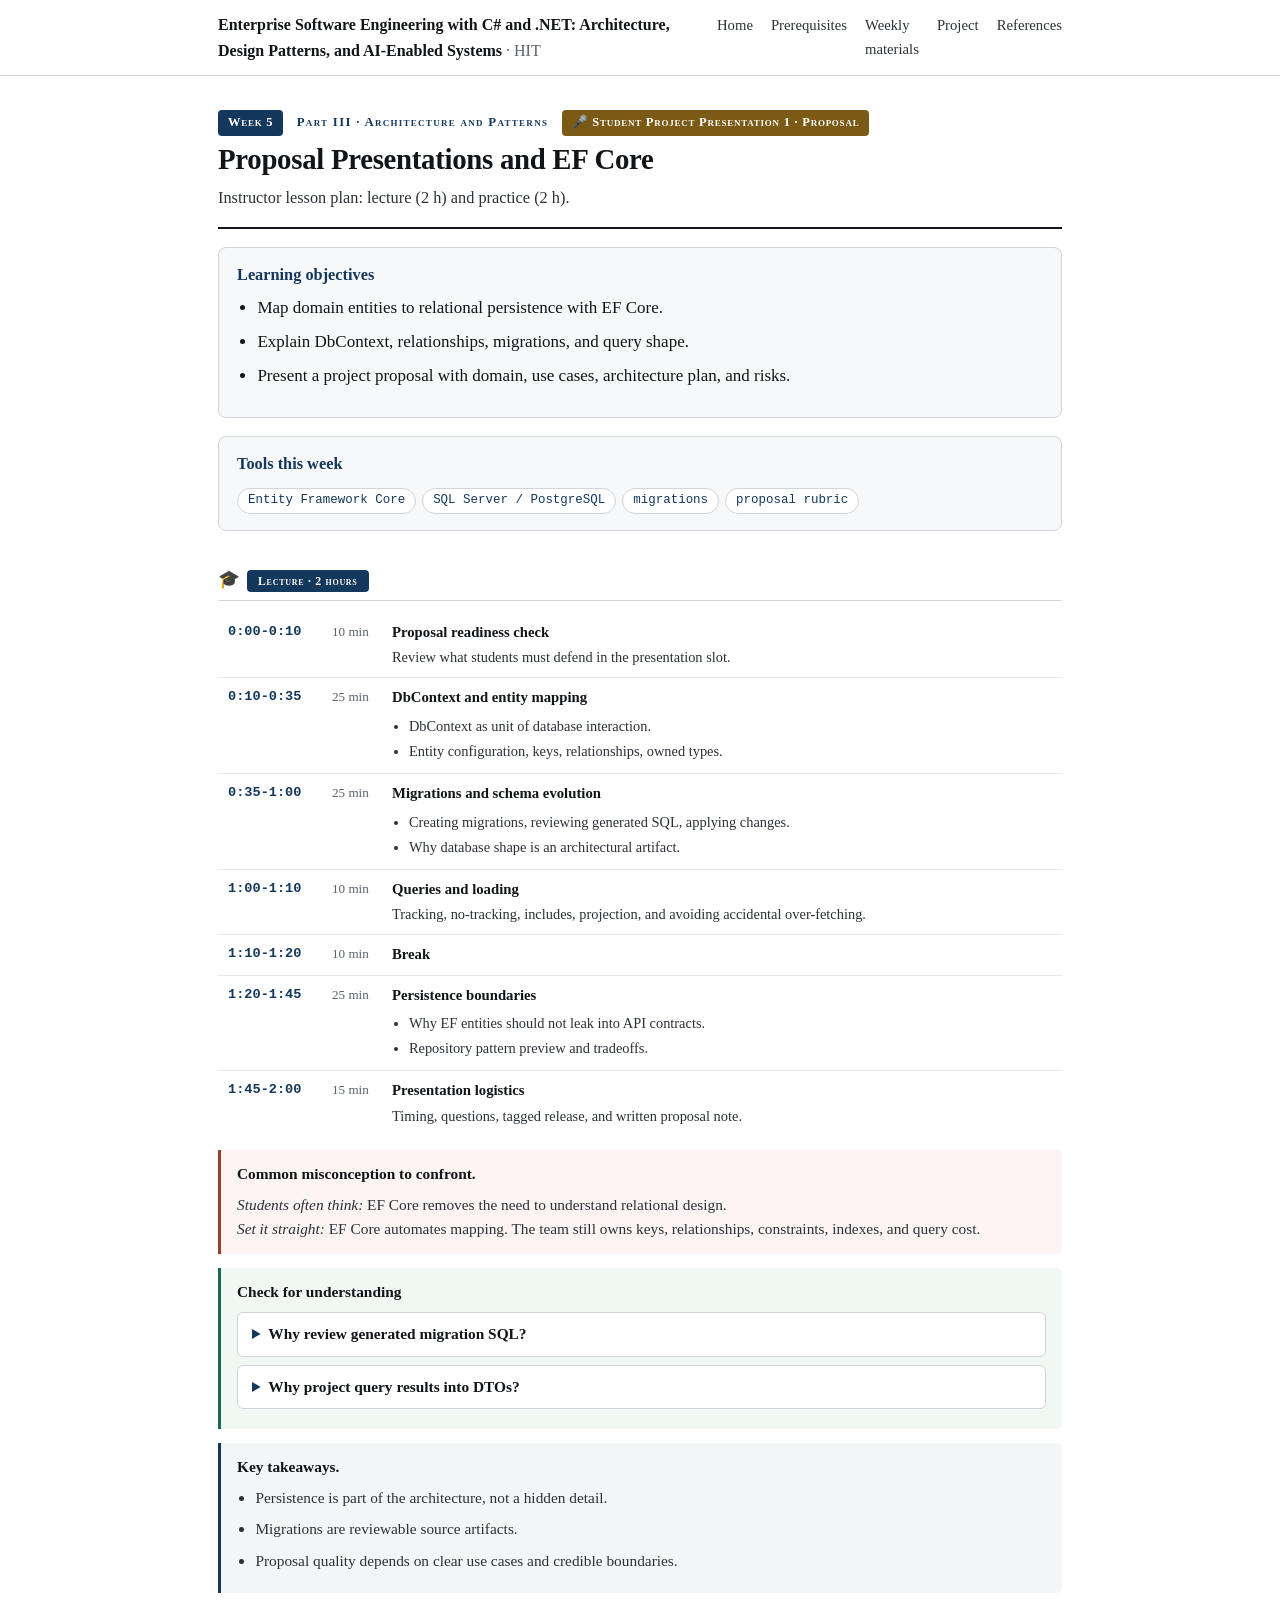
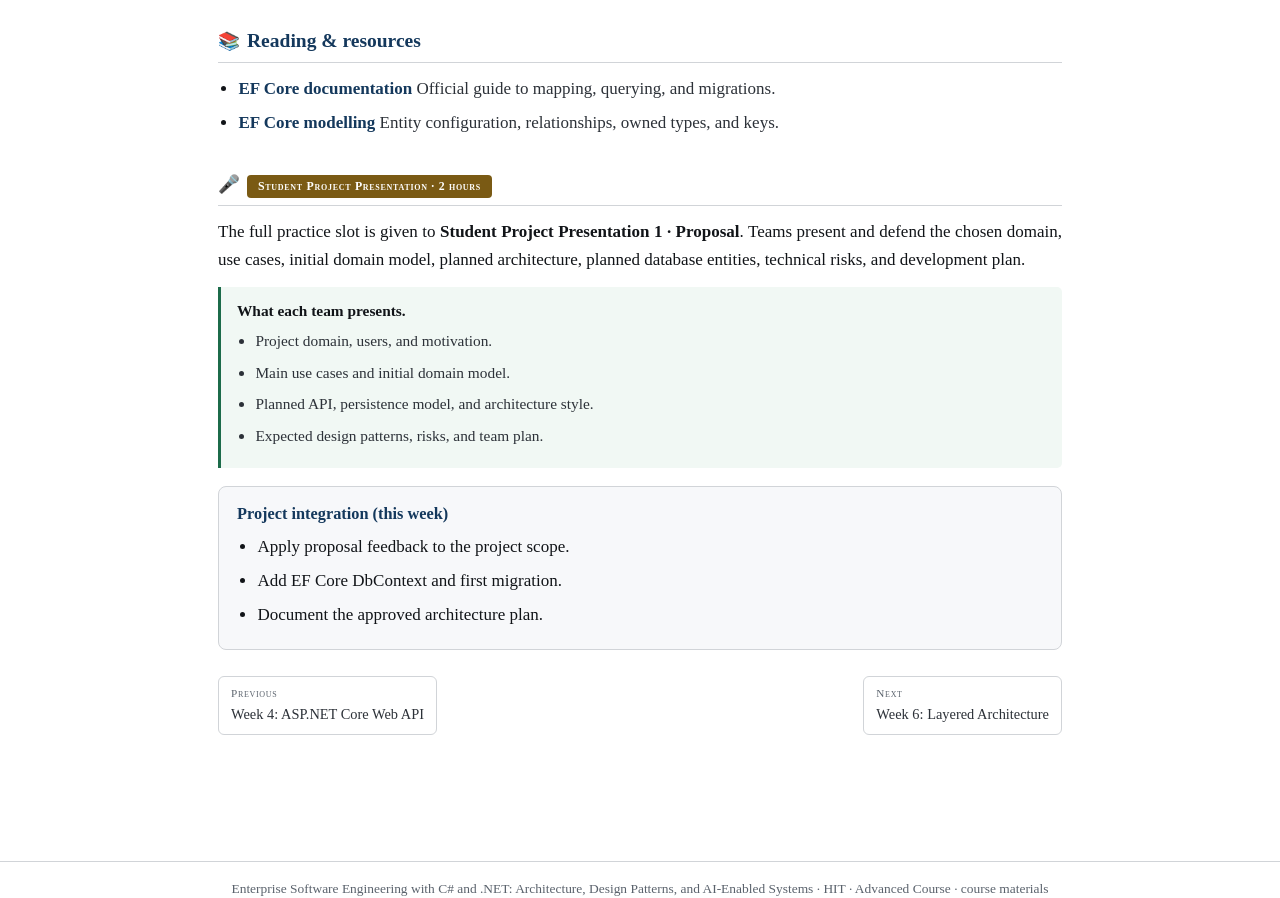
<file: lessons/week05.html>
<!DOCTYPE html>
<html lang="en"><head><meta charset="utf-8"><meta name="viewport" content="width=device-width, initial-scale=1"><title>Week 5 Lesson Plan: Proposal Presentations and EF Core</title><link rel="stylesheet" href="../styles.css"></head><body>
<div class="topnav"><div class="inner"><a class="brand" href="../index.html">Enterprise Software Engineering with C# and .NET: Architecture, Design Patterns, and AI-Enabled Systems <span>&middot; HIT</span></a><nav><a href="../index.html">Home</a><a href="../index.html#prereq">Prerequisites</a><a href="../index.html#weekly">Weekly materials</a><a href="../index.html#project">Project</a><a href="../index.html#references">References</a></nav></div></div>
<div class="wrap"><div class="whead"><p class="eyebrow"><span class="wbadge">Week 5</span> &nbsp; Part III &middot; Architecture and Patterns &nbsp; <span class="wbadge presb">&#127908; Student Project Presentation 1 &middot; Proposal</span></p><h1>Proposal Presentations and EF Core</h1><p class="sub">Instructor lesson plan: lecture (2 h) and practice (2 h).</p></div>
<div class="goals"><h2>Learning objectives</h2><ul class="clean"><li>Map domain entities to relational persistence with EF Core.</li><li>Explain DbContext, relationships, migrations, and query shape.</li><li>Present a project proposal with domain, use cases, architecture plan, and risks.</li></ul></div>
<div class="goals"><h2>Tools this week</h2><p class="toolchips"><span class="tc">Entity Framework Core</span><span class="tc">SQL Server / PostgreSQL</span><span class="tc">migrations</span><span class="tc">proposal rubric</span></p></div>
<h2><span class="ic">&#127891;</span><span class="secttag">Lecture &middot; 2 hours</span></h2>
<table class="timeline"><tr><td class="tm">0:00-0:10</td><td class="mn">10 min</td><td><b>Proposal readiness check</b><span class="dt">Review what students must defend in the presentation slot.</span></td></tr><tr><td class="tm">0:10-0:35</td><td class="mn">25 min</td><td><b>DbContext and entity mapping</b><ul class="dt-list"><li>DbContext as unit of database interaction.</li><li>Entity configuration, keys, relationships, owned types.</li></ul></td></tr><tr><td class="tm">0:35-1:00</td><td class="mn">25 min</td><td><b>Migrations and schema evolution</b><ul class="dt-list"><li>Creating migrations, reviewing generated SQL, applying changes.</li><li>Why database shape is an architectural artifact.</li></ul></td></tr><tr><td class="tm">1:00-1:10</td><td class="mn">10 min</td><td><b>Queries and loading</b><span class="dt">Tracking, no-tracking, includes, projection, and avoiding accidental over-fetching.</span></td></tr><tr><td class="tm">1:10-1:20</td><td class="mn">10 min</td><td><b>Break</b></td></tr><tr><td class="tm">1:20-1:45</td><td class="mn">25 min</td><td><b>Persistence boundaries</b><ul class="dt-list"><li>Why EF entities should not leak into API contracts.</li><li>Repository pattern preview and tradeoffs.</li></ul></td></tr><tr><td class="tm">1:45-2:00</td><td class="mn">15 min</td><td><b>Presentation logistics</b><span class="dt">Timing, questions, tagged release, and written proposal note.</span></td></tr></table>
<div class="callout miss"><b>Common misconception to confront.</b><p style="margin:6px 0 0"><i>Students often think:</i> EF Core removes the need to understand relational design.<br><i>Set it straight:</i> EF Core automates mapping. The team still owns keys, relationships, constraints, indexes, and query cost.</p></div>
<div class="callout check"><b>Check for understanding</b><div class="selfcheck" style="margin-top:8px"><details><summary>Why review generated migration SQL?</summary><div class="ans">Because the migration changes the real database contract. A generated operation can drop data, miss an index, or encode the wrong relationship.</div></details><details><summary>Why project query results into DTOs?</summary><div class="ans">Projection limits data shape, avoids exposing persistence objects, and often produces better queries.</div></details></div></div>
<div class="callout"><b>Key takeaways.</b><ul class="clean" style="margin-bottom:0"><li>Persistence is part of the architecture, not a hidden detail.</li><li>Migrations are reviewable source artifacts.</li><li>Proposal quality depends on clear use cases and credible boundaries.</li></ul></div>
<h2><span class="ic">&#128218;</span>Reading &amp; resources</h2><ul class="clean reading"><li><a href="https://learn.microsoft.com/en-us/ef/core/" target="_blank" rel="noopener">EF Core documentation</a><span class="rdnote"> Official guide to mapping, querying, and migrations.</span></li><li><a href="https://learn.microsoft.com/en-us/ef/core/modeling/" target="_blank" rel="noopener">EF Core modelling</a><span class="rdnote"> Entity configuration, relationships, owned types, and keys.</span></li></ul>
<h2 id="practice"><span class="ic">&#127908;</span><span class="secttag presi">Student Project Presentation &middot; 2 hours</span></h2><p>The full practice slot is given to <b>Student Project Presentation 1 &middot; Proposal</b>. Teams present and defend the chosen domain, use cases, initial domain model, planned architecture, planned database entities, technical risks, and development plan.</p><div class="callout check"><b>What each team presents.</b><ul class="clean" style="margin-bottom:0"><li>Project domain, users, and motivation.</li><li>Main use cases and initial domain model.</li><li>Planned API, persistence model, and architecture style.</li><li>Expected design patterns, risks, and team plan.</li></ul></div>
<div class="goals"><h2>Project integration (this week)</h2><ul class="clean" style="margin-bottom:0"><li>Apply proposal feedback to the project scope.</li><li>Add EF Core DbContext and first migration.</li><li>Document the approved architecture plan.</li></ul></div>
<div class="pager"><a href="week04.html"><span class="lbl">Previous</span>Week 4: ASP.NET Core Web API</a><a class="nx" href="week06.html"><span class="lbl">Next</span>Week 6: Layered Architecture</a></div>
</div><footer>Enterprise Software Engineering with C# and .NET: Architecture, Design Patterns, and AI-Enabled Systems &middot; HIT &middot; Advanced Course &middot; course materials</footer></body></html>
</file>
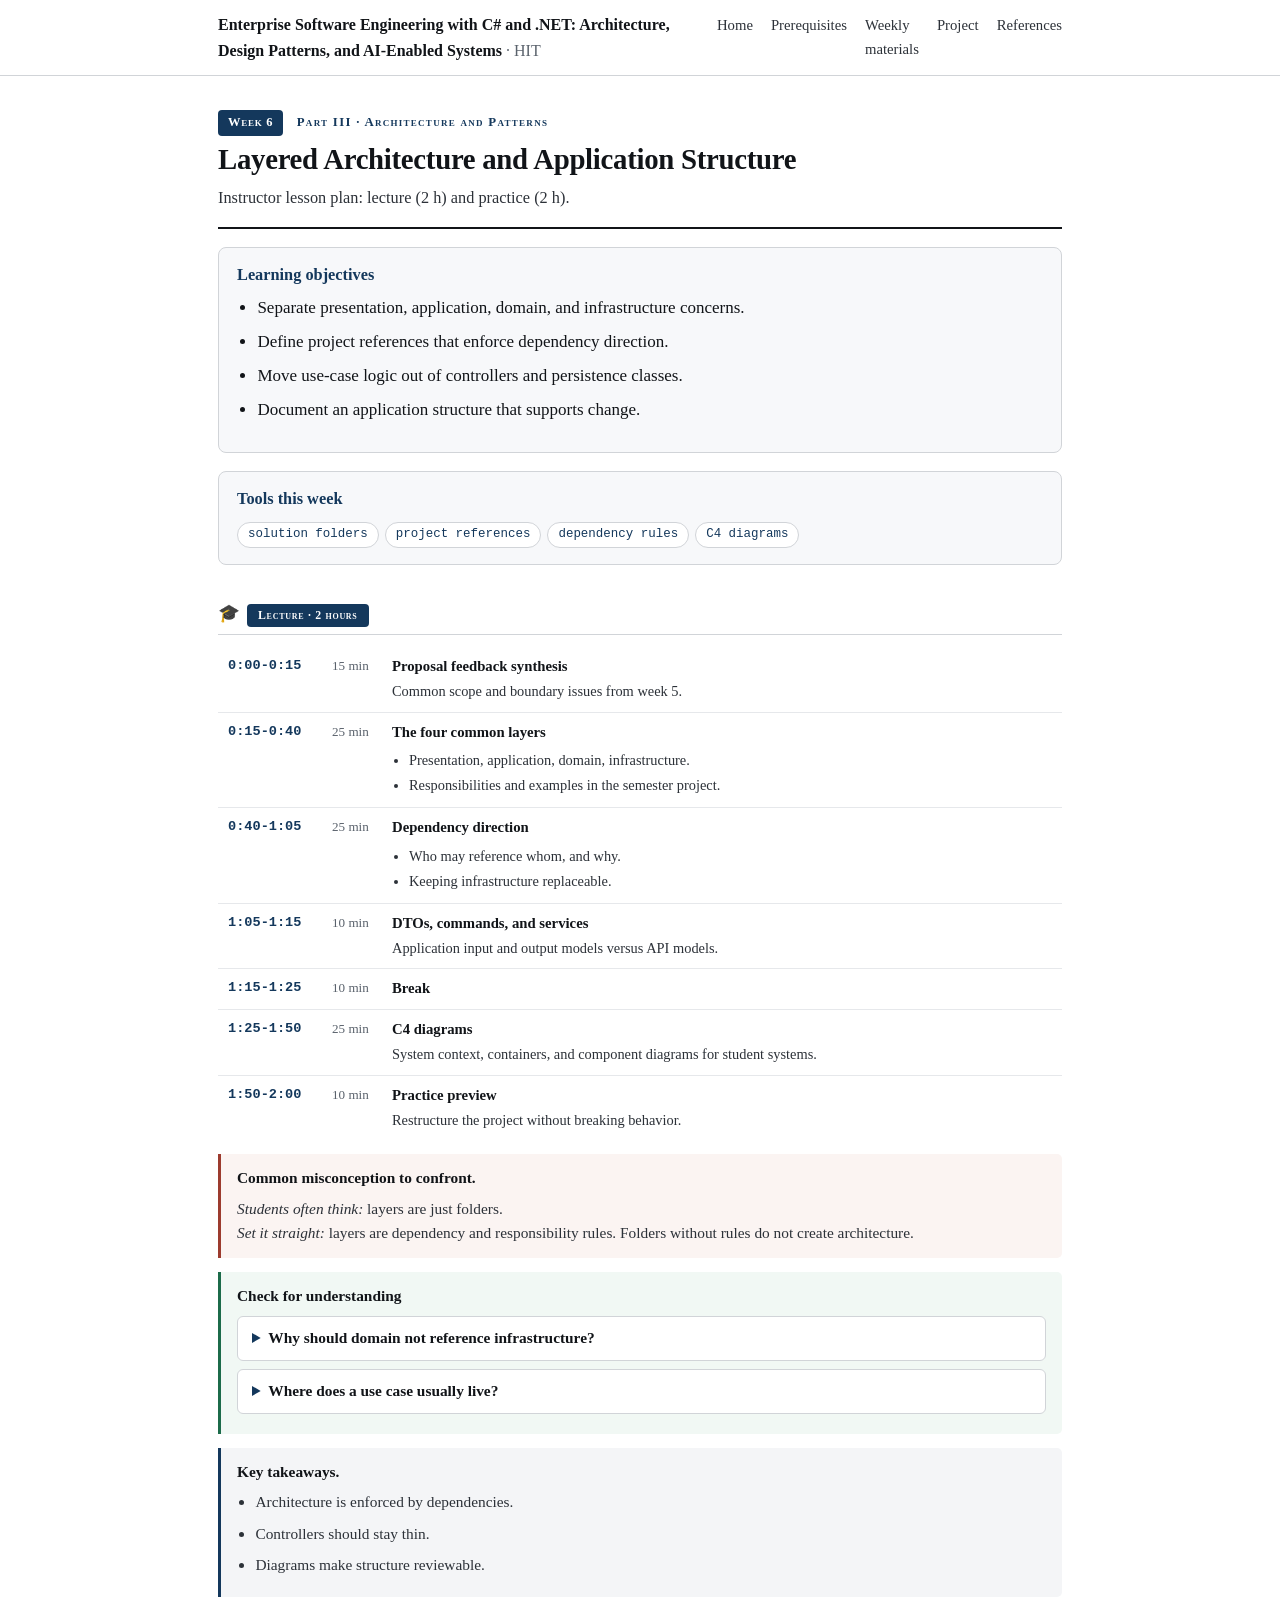
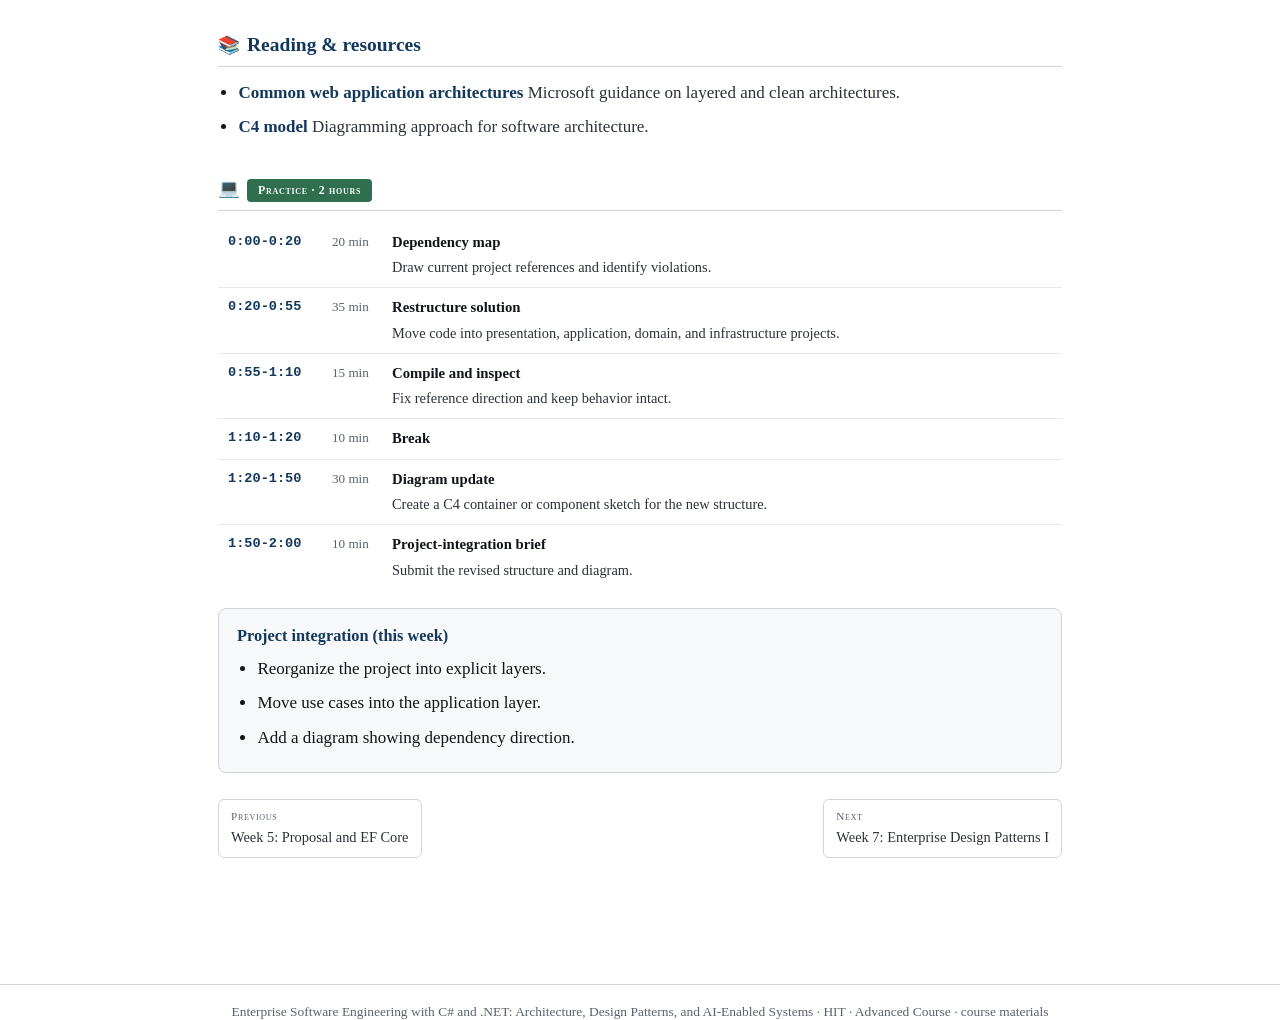
<file: lessons/week06.html>
<!DOCTYPE html>
<html lang="en"><head><meta charset="utf-8"><meta name="viewport" content="width=device-width, initial-scale=1"><title>Week 6 Lesson Plan: Layered Architecture and Application Structure</title><link rel="stylesheet" href="../styles.css"></head><body>
<div class="topnav"><div class="inner"><a class="brand" href="../index.html">Enterprise Software Engineering with C# and .NET: Architecture, Design Patterns, and AI-Enabled Systems <span>&middot; HIT</span></a><nav><a href="../index.html">Home</a><a href="../index.html#prereq">Prerequisites</a><a href="../index.html#weekly">Weekly materials</a><a href="../index.html#project">Project</a><a href="../index.html#references">References</a></nav></div></div>
<div class="wrap"><div class="whead"><p class="eyebrow"><span class="wbadge">Week 6</span> &nbsp; Part III &middot; Architecture and Patterns</p><h1>Layered Architecture and Application Structure</h1><p class="sub">Instructor lesson plan: lecture (2 h) and practice (2 h).</p></div>
<div class="goals"><h2>Learning objectives</h2><ul class="clean"><li>Separate presentation, application, domain, and infrastructure concerns.</li><li>Define project references that enforce dependency direction.</li><li>Move use-case logic out of controllers and persistence classes.</li><li>Document an application structure that supports change.</li></ul></div>
<div class="goals"><h2>Tools this week</h2><p class="toolchips"><span class="tc">solution folders</span><span class="tc">project references</span><span class="tc">dependency rules</span><span class="tc">C4 diagrams</span></p></div>
<h2><span class="ic">&#127891;</span><span class="secttag">Lecture &middot; 2 hours</span></h2><table class="timeline"><tr><td class="tm">0:00-0:15</td><td class="mn">15 min</td><td><b>Proposal feedback synthesis</b><span class="dt">Common scope and boundary issues from week 5.</span></td></tr><tr><td class="tm">0:15-0:40</td><td class="mn">25 min</td><td><b>The four common layers</b><ul class="dt-list"><li>Presentation, application, domain, infrastructure.</li><li>Responsibilities and examples in the semester project.</li></ul></td></tr><tr><td class="tm">0:40-1:05</td><td class="mn">25 min</td><td><b>Dependency direction</b><ul class="dt-list"><li>Who may reference whom, and why.</li><li>Keeping infrastructure replaceable.</li></ul></td></tr><tr><td class="tm">1:05-1:15</td><td class="mn">10 min</td><td><b>DTOs, commands, and services</b><span class="dt">Application input and output models versus API models.</span></td></tr><tr><td class="tm">1:15-1:25</td><td class="mn">10 min</td><td><b>Break</b></td></tr><tr><td class="tm">1:25-1:50</td><td class="mn">25 min</td><td><b>C4 diagrams</b><span class="dt">System context, containers, and component diagrams for student systems.</span></td></tr><tr><td class="tm">1:50-2:00</td><td class="mn">10 min</td><td><b>Practice preview</b><span class="dt">Restructure the project without breaking behavior.</span></td></tr></table>
<div class="callout miss"><b>Common misconception to confront.</b><p style="margin:6px 0 0"><i>Students often think:</i> layers are just folders.<br><i>Set it straight:</i> layers are dependency and responsibility rules. Folders without rules do not create architecture.</p></div>
<div class="callout check"><b>Check for understanding</b><div class="selfcheck" style="margin-top:8px"><details><summary>Why should domain not reference infrastructure?</summary><div class="ans">The domain should express business rules without depending on databases, HTTP clients, files, or framework details.</div></details><details><summary>Where does a use case usually live?</summary><div class="ans">In the application layer, coordinating domain behavior, persistence abstractions, validation, and output models.</div></details></div></div>
<div class="callout"><b>Key takeaways.</b><ul class="clean" style="margin-bottom:0"><li>Architecture is enforced by dependencies.</li><li>Controllers should stay thin.</li><li>Diagrams make structure reviewable.</li></ul></div>
<h2><span class="ic">&#128218;</span>Reading &amp; resources</h2><ul class="clean reading"><li><a href="https://learn.microsoft.com/en-us/dotnet/architecture/modern-web-apps-azure/common-web-application-architectures" target="_blank" rel="noopener">Common web application architectures</a><span class="rdnote"> Microsoft guidance on layered and clean architectures.</span></li><li><a href="https://c4model.com/" target="_blank" rel="noopener">C4 model</a><span class="rdnote"> Diagramming approach for software architecture.</span></li></ul>
<h2 id="practice"><span class="ic">&#128187;</span><span class="secttag prac">Practice &middot; 2 hours</span></h2><table class="timeline"><tr><td class="tm">0:00-0:20</td><td class="mn">20 min</td><td><b>Dependency map</b><span class="dt">Draw current project references and identify violations.</span></td></tr><tr><td class="tm">0:20-0:55</td><td class="mn">35 min</td><td><b>Restructure solution</b><span class="dt">Move code into presentation, application, domain, and infrastructure projects.</span></td></tr><tr><td class="tm">0:55-1:10</td><td class="mn">15 min</td><td><b>Compile and inspect</b><span class="dt">Fix reference direction and keep behavior intact.</span></td></tr><tr><td class="tm">1:10-1:20</td><td class="mn">10 min</td><td><b>Break</b></td></tr><tr><td class="tm">1:20-1:50</td><td class="mn">30 min</td><td><b>Diagram update</b><span class="dt">Create a C4 container or component sketch for the new structure.</span></td></tr><tr><td class="tm">1:50-2:00</td><td class="mn">10 min</td><td><b>Project-integration brief</b><span class="dt">Submit the revised structure and diagram.</span></td></tr></table>
<div class="goals"><h2>Project integration (this week)</h2><ul class="clean" style="margin-bottom:0"><li>Reorganize the project into explicit layers.</li><li>Move use cases into the application layer.</li><li>Add a diagram showing dependency direction.</li></ul></div>
<div class="pager"><a href="week05.html"><span class="lbl">Previous</span>Week 5: Proposal and EF Core</a><a class="nx" href="week07.html"><span class="lbl">Next</span>Week 7: Enterprise Design Patterns I</a></div>
</div><footer>Enterprise Software Engineering with C# and .NET: Architecture, Design Patterns, and AI-Enabled Systems &middot; HIT &middot; Advanced Course &middot; course materials</footer></body></html>
</file>
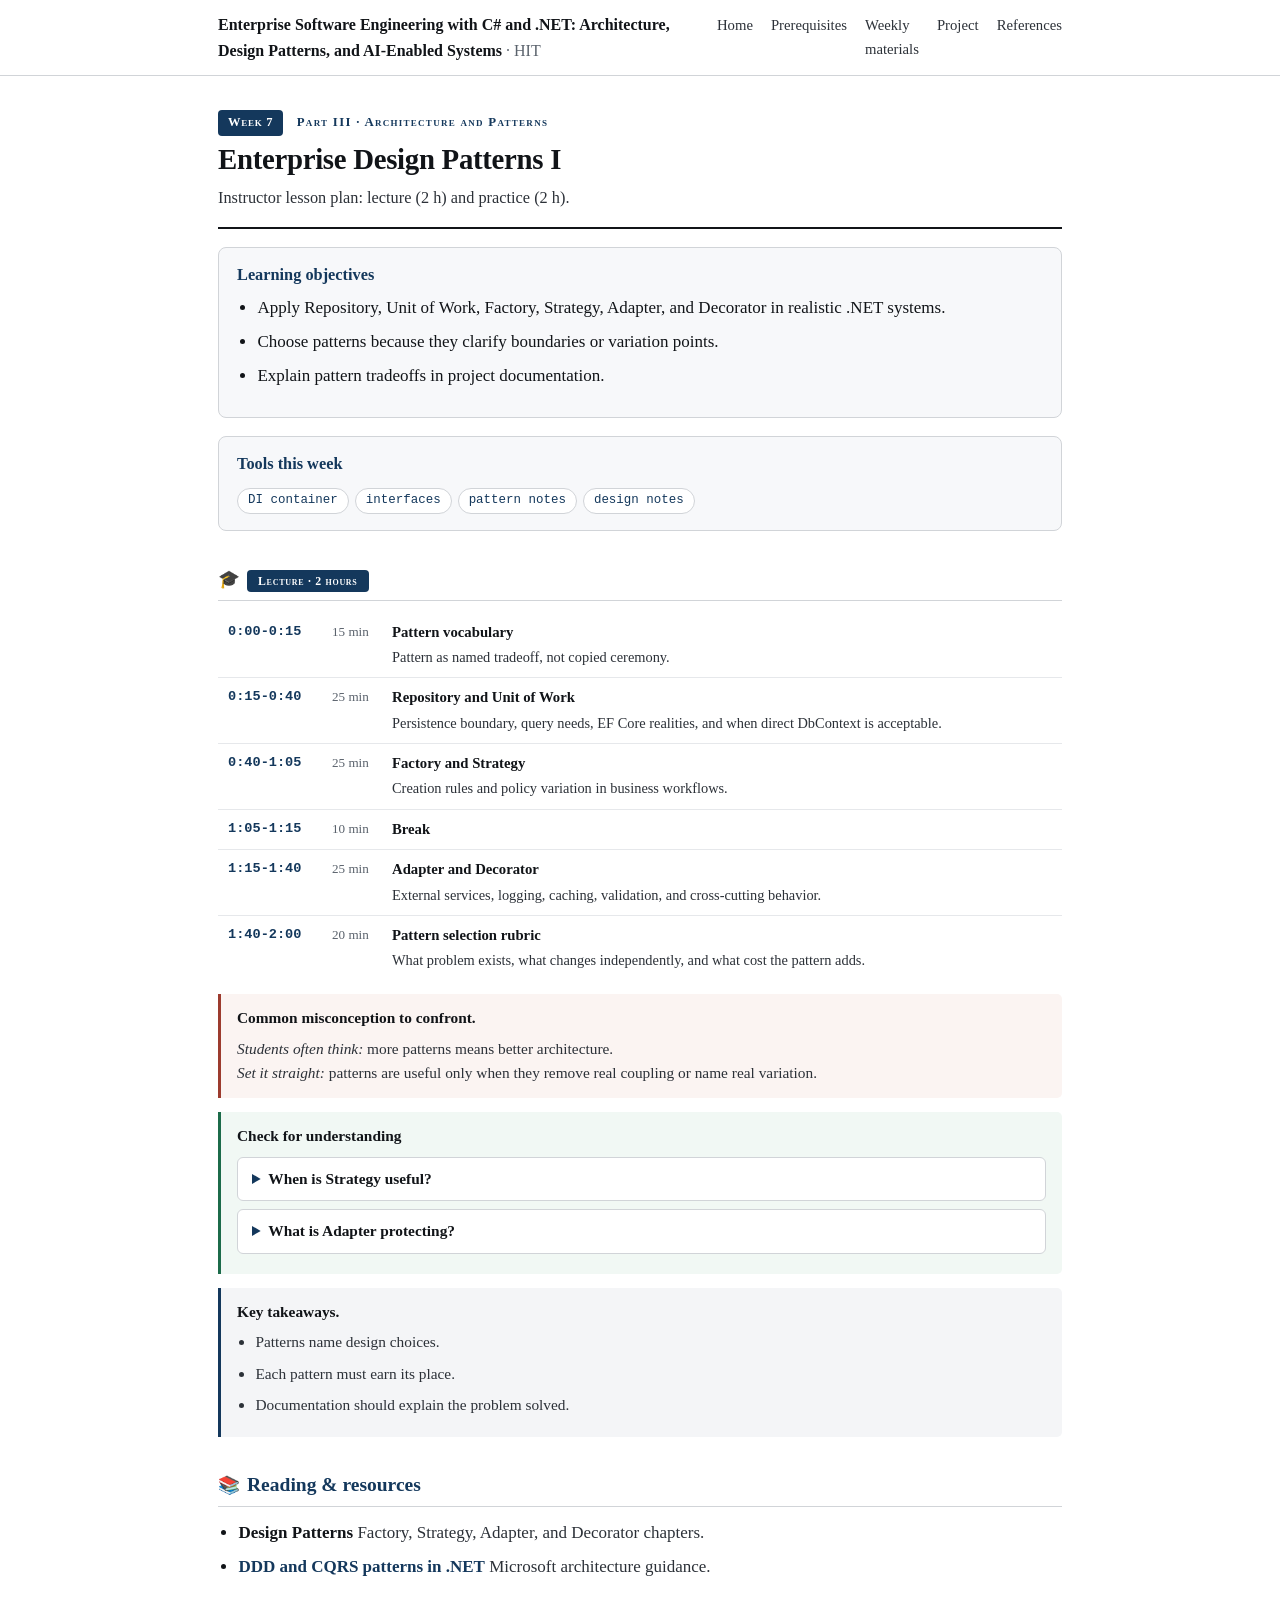
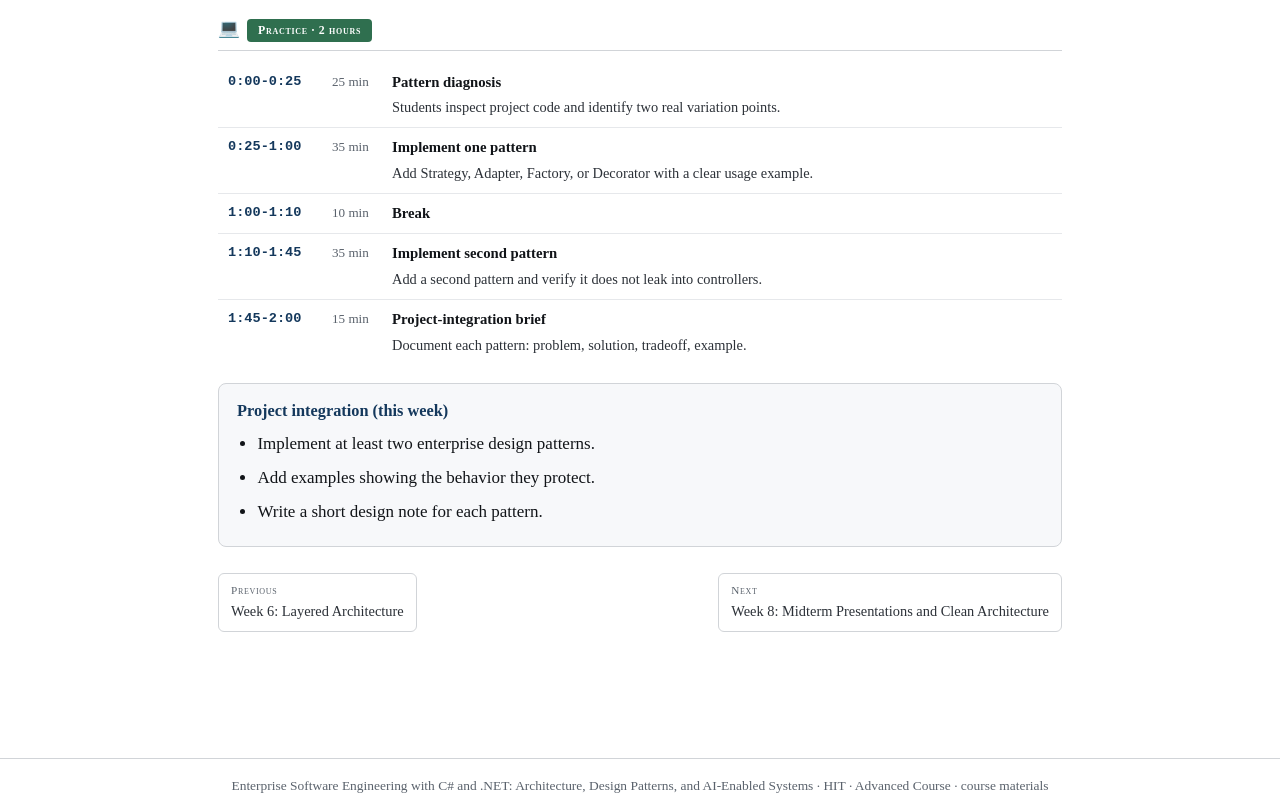
<file: lessons/week07.html>
<!DOCTYPE html><html lang="en"><head><meta charset="utf-8"><meta name="viewport" content="width=device-width, initial-scale=1"><title>Week 7 Lesson Plan: Enterprise Design Patterns I</title><link rel="stylesheet" href="../styles.css"></head><body><div class="topnav"><div class="inner"><a class="brand" href="../index.html">Enterprise Software Engineering with C# and .NET: Architecture, Design Patterns, and AI-Enabled Systems <span>&middot; HIT</span></a><nav><a href="../index.html">Home</a><a href="../index.html#prereq">Prerequisites</a><a href="../index.html#weekly">Weekly materials</a><a href="../index.html#project">Project</a><a href="../index.html#references">References</a></nav></div></div><div class="wrap"><div class="whead"><p class="eyebrow"><span class="wbadge">Week 7</span> &nbsp; Part III &middot; Architecture and Patterns</p><h1>Enterprise Design Patterns I</h1><p class="sub">Instructor lesson plan: lecture (2 h) and practice (2 h).</p></div><div class="goals"><h2>Learning objectives</h2><ul class="clean"><li>Apply Repository, Unit of Work, Factory, Strategy, Adapter, and Decorator in realistic .NET systems.</li><li>Choose patterns because they clarify boundaries or variation points.</li><li>Explain pattern tradeoffs in project documentation.</li></ul></div><div class="goals"><h2>Tools this week</h2><p class="toolchips"><span class="tc">DI container</span><span class="tc">interfaces</span><span class="tc">pattern notes</span><span class="tc">design notes</span></p></div><h2><span class="ic">&#127891;</span><span class="secttag">Lecture &middot; 2 hours</span></h2><table class="timeline"><tr><td class="tm">0:00-0:15</td><td class="mn">15 min</td><td><b>Pattern vocabulary</b><span class="dt">Pattern as named tradeoff, not copied ceremony.</span></td></tr><tr><td class="tm">0:15-0:40</td><td class="mn">25 min</td><td><b>Repository and Unit of Work</b><span class="dt">Persistence boundary, query needs, EF Core realities, and when direct DbContext is acceptable.</span></td></tr><tr><td class="tm">0:40-1:05</td><td class="mn">25 min</td><td><b>Factory and Strategy</b><span class="dt">Creation rules and policy variation in business workflows.</span></td></tr><tr><td class="tm">1:05-1:15</td><td class="mn">10 min</td><td><b>Break</b></td></tr><tr><td class="tm">1:15-1:40</td><td class="mn">25 min</td><td><b>Adapter and Decorator</b><span class="dt">External services, logging, caching, validation, and cross-cutting behavior.</span></td></tr><tr><td class="tm">1:40-2:00</td><td class="mn">20 min</td><td><b>Pattern selection rubric</b><span class="dt">What problem exists, what changes independently, and what cost the pattern adds.</span></td></tr></table><div class="callout miss"><b>Common misconception to confront.</b><p style="margin:6px 0 0"><i>Students often think:</i> more patterns means better architecture.<br><i>Set it straight:</i> patterns are useful only when they remove real coupling or name real variation.</p></div><div class="callout check"><b>Check for understanding</b><div class="selfcheck" style="margin-top:8px"><details><summary>When is Strategy useful?</summary><div class="ans">When a family of algorithms or policies varies independently from the workflow that uses it.</div></details><details><summary>What is Adapter protecting?</summary><div class="ans">The application from the shape, instability, or vendor-specific contract of an external dependency.</div></details></div></div><div class="callout"><b>Key takeaways.</b><ul class="clean" style="margin-bottom:0"><li>Patterns name design choices.</li><li>Each pattern must earn its place.</li><li>Documentation should explain the problem solved.</li></ul></div><h2><span class="ic">&#128218;</span>Reading &amp; resources</h2><ul class="clean reading"><li><b>Design Patterns</b><span class="rdnote"> Factory, Strategy, Adapter, and Decorator chapters.</span></li><li><a href="https://learn.microsoft.com/en-us/dotnet/architecture/microservices/microservice-ddd-cqrs-patterns/" target="_blank" rel="noopener">DDD and CQRS patterns in .NET</a><span class="rdnote"> Microsoft architecture guidance.</span></li></ul><h2 id="practice"><span class="ic">&#128187;</span><span class="secttag prac">Practice &middot; 2 hours</span></h2><table class="timeline"><tr><td class="tm">0:00-0:25</td><td class="mn">25 min</td><td><b>Pattern diagnosis</b><span class="dt">Students inspect project code and identify two real variation points.</span></td></tr><tr><td class="tm">0:25-1:00</td><td class="mn">35 min</td><td><b>Implement one pattern</b><span class="dt">Add Strategy, Adapter, Factory, or Decorator with a clear usage example.</span></td></tr><tr><td class="tm">1:00-1:10</td><td class="mn">10 min</td><td><b>Break</b></td></tr><tr><td class="tm">1:10-1:45</td><td class="mn">35 min</td><td><b>Implement second pattern</b><span class="dt">Add a second pattern and verify it does not leak into controllers.</span></td></tr><tr><td class="tm">1:45-2:00</td><td class="mn">15 min</td><td><b>Project-integration brief</b><span class="dt">Document each pattern: problem, solution, tradeoff, example.</span></td></tr></table><div class="goals"><h2>Project integration (this week)</h2><ul class="clean" style="margin-bottom:0"><li>Implement at least two enterprise design patterns.</li><li>Add examples showing the behavior they protect.</li><li>Write a short design note for each pattern.</li></ul></div><div class="pager"><a href="week06.html"><span class="lbl">Previous</span>Week 6: Layered Architecture</a><a class="nx" href="week08.html"><span class="lbl">Next</span>Week 8: Midterm Presentations and Clean Architecture</a></div></div><footer>Enterprise Software Engineering with C# and .NET: Architecture, Design Patterns, and AI-Enabled Systems &middot; HIT &middot; Advanced Course &middot; course materials</footer></body></html>
</file>
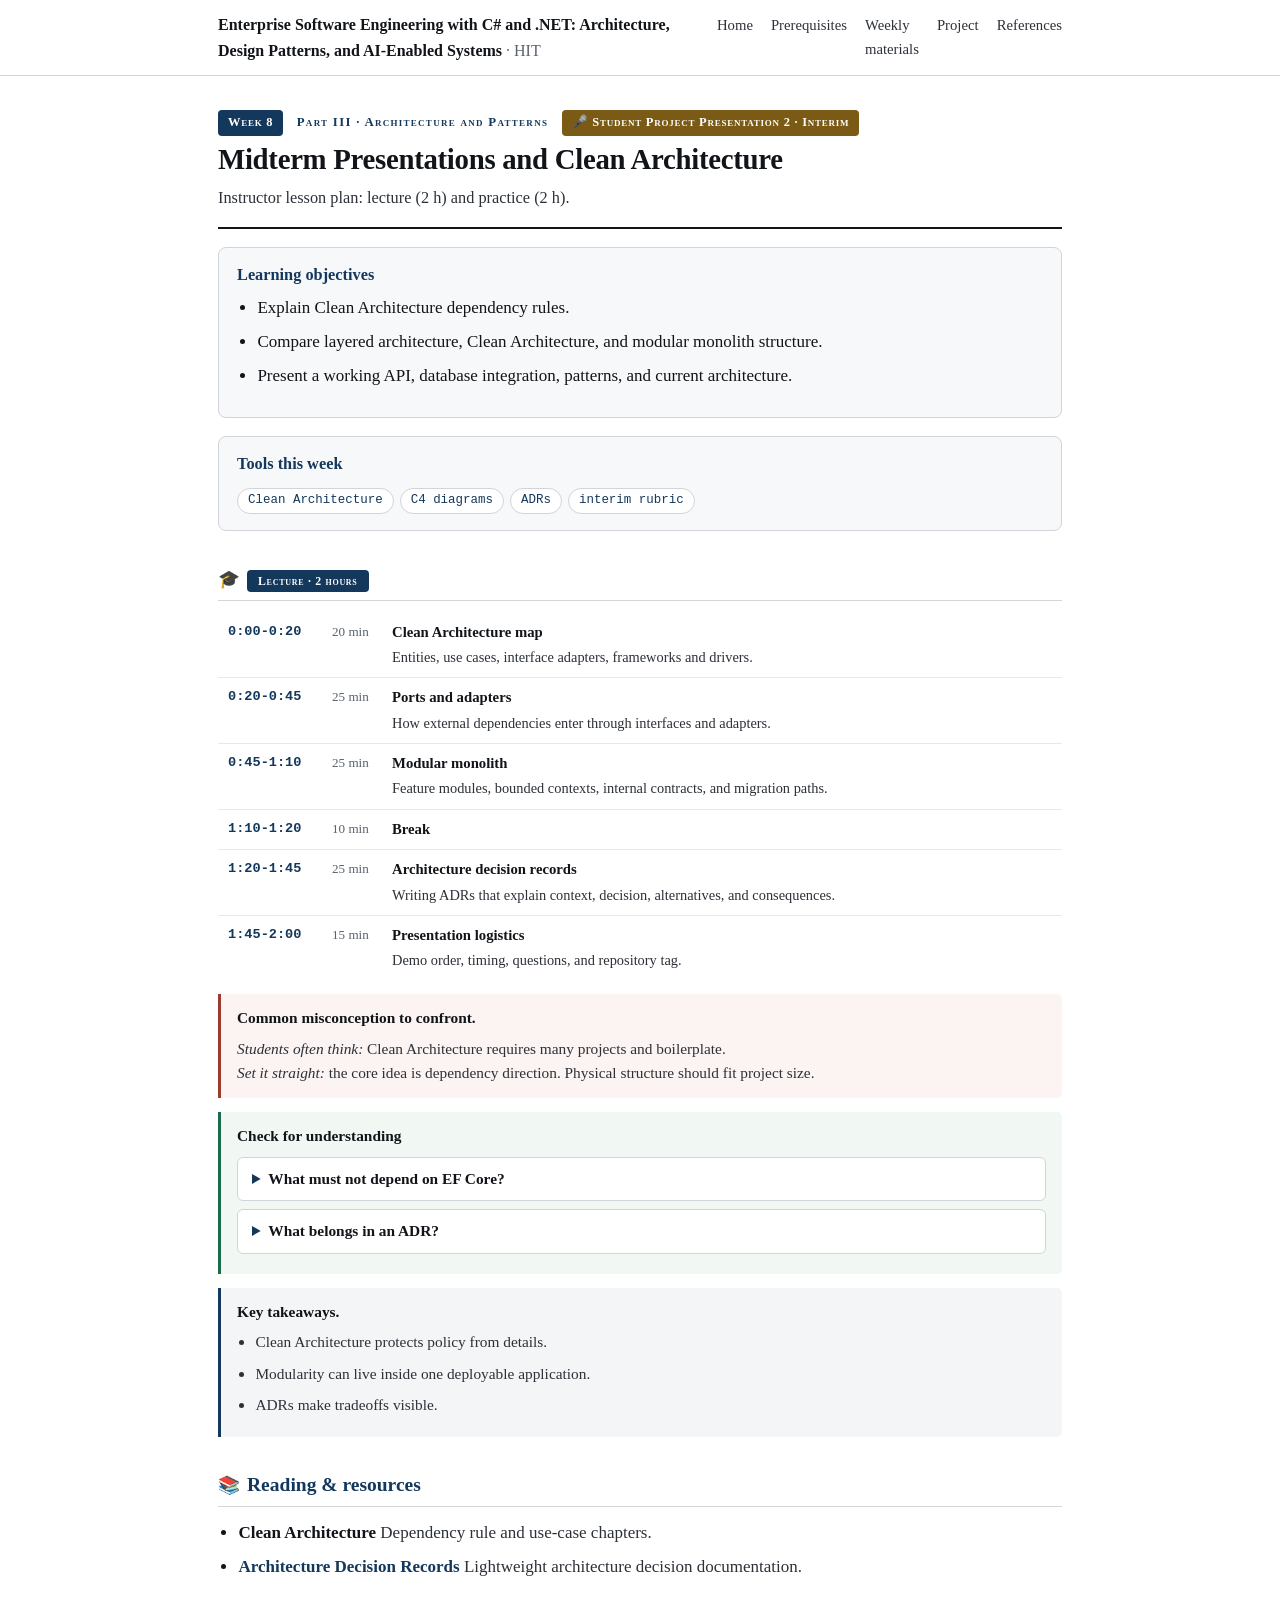
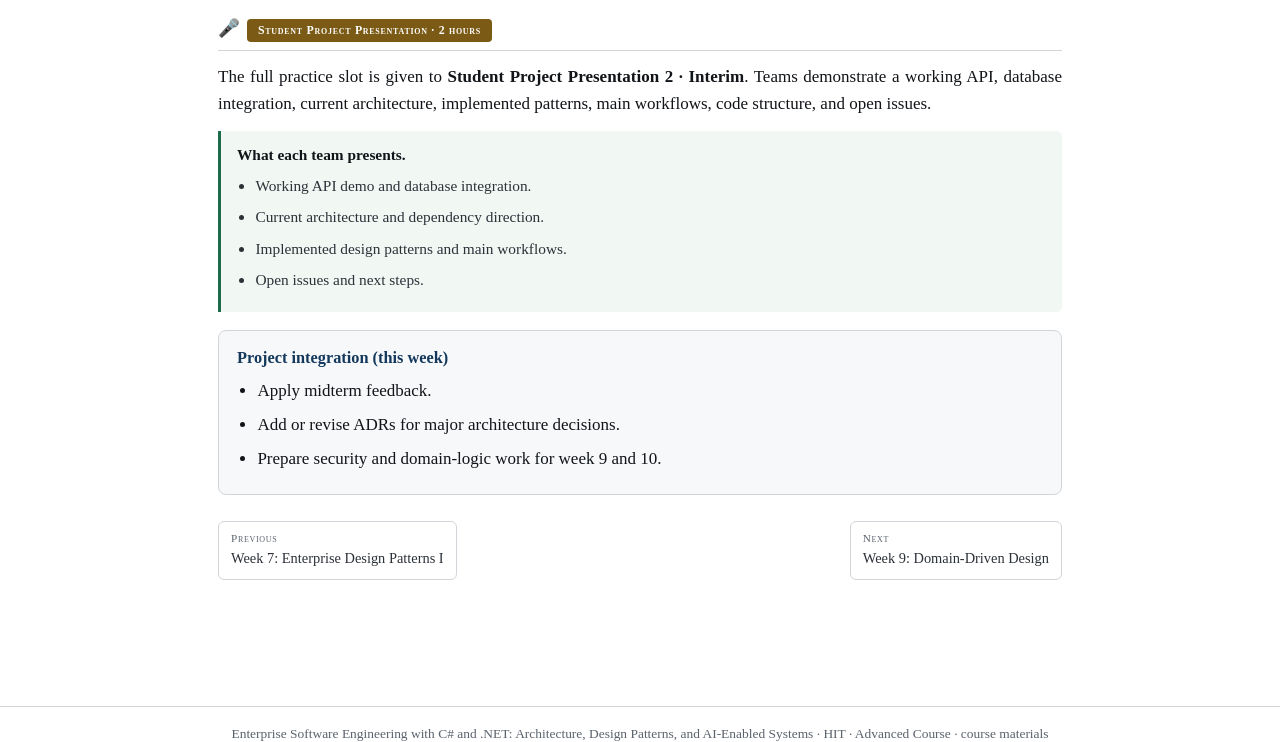
<file: lessons/week08.html>
<!DOCTYPE html><html lang="en"><head><meta charset="utf-8"><meta name="viewport" content="width=device-width, initial-scale=1"><title>Week 8 Lesson Plan: Midterm Presentations and Clean Architecture</title><link rel="stylesheet" href="../styles.css"></head><body><div class="topnav"><div class="inner"><a class="brand" href="../index.html">Enterprise Software Engineering with C# and .NET: Architecture, Design Patterns, and AI-Enabled Systems <span>&middot; HIT</span></a><nav><a href="../index.html">Home</a><a href="../index.html#prereq">Prerequisites</a><a href="../index.html#weekly">Weekly materials</a><a href="../index.html#project">Project</a><a href="../index.html#references">References</a></nav></div></div><div class="wrap"><div class="whead"><p class="eyebrow"><span class="wbadge">Week 8</span> &nbsp; Part III &middot; Architecture and Patterns &nbsp; <span class="wbadge presb">&#127908; Student Project Presentation 2 &middot; Interim</span></p><h1>Midterm Presentations and Clean Architecture</h1><p class="sub">Instructor lesson plan: lecture (2 h) and practice (2 h).</p></div><div class="goals"><h2>Learning objectives</h2><ul class="clean"><li>Explain Clean Architecture dependency rules.</li><li>Compare layered architecture, Clean Architecture, and modular monolith structure.</li><li>Present a working API, database integration, patterns, and current architecture.</li></ul></div><div class="goals"><h2>Tools this week</h2><p class="toolchips"><span class="tc">Clean Architecture</span><span class="tc">C4 diagrams</span><span class="tc">ADRs</span><span class="tc">interim rubric</span></p></div><h2><span class="ic">&#127891;</span><span class="secttag">Lecture &middot; 2 hours</span></h2><table class="timeline"><tr><td class="tm">0:00-0:20</td><td class="mn">20 min</td><td><b>Clean Architecture map</b><span class="dt">Entities, use cases, interface adapters, frameworks and drivers.</span></td></tr><tr><td class="tm">0:20-0:45</td><td class="mn">25 min</td><td><b>Ports and adapters</b><span class="dt">How external dependencies enter through interfaces and adapters.</span></td></tr><tr><td class="tm">0:45-1:10</td><td class="mn">25 min</td><td><b>Modular monolith</b><span class="dt">Feature modules, bounded contexts, internal contracts, and migration paths.</span></td></tr><tr><td class="tm">1:10-1:20</td><td class="mn">10 min</td><td><b>Break</b></td></tr><tr><td class="tm">1:20-1:45</td><td class="mn">25 min</td><td><b>Architecture decision records</b><span class="dt">Writing ADRs that explain context, decision, alternatives, and consequences.</span></td></tr><tr><td class="tm">1:45-2:00</td><td class="mn">15 min</td><td><b>Presentation logistics</b><span class="dt">Demo order, timing, questions, and repository tag.</span></td></tr></table><div class="callout miss"><b>Common misconception to confront.</b><p style="margin:6px 0 0"><i>Students often think:</i> Clean Architecture requires many projects and boilerplate.<br><i>Set it straight:</i> the core idea is dependency direction. Physical structure should fit project size.</p></div><div class="callout check"><b>Check for understanding</b><div class="selfcheck" style="margin-top:8px"><details><summary>What must not depend on EF Core?</summary><div class="ans">Domain rules and use-case policy should not depend on EF Core types or configuration.</div></details><details><summary>What belongs in an ADR?</summary><div class="ans">Context, decision, considered alternatives, consequences, and date or status.</div></details></div></div><div class="callout"><b>Key takeaways.</b><ul class="clean" style="margin-bottom:0"><li>Clean Architecture protects policy from details.</li><li>Modularity can live inside one deployable application.</li><li>ADRs make tradeoffs visible.</li></ul></div><h2><span class="ic">&#128218;</span>Reading &amp; resources</h2><ul class="clean reading"><li><b>Clean Architecture</b><span class="rdnote"> Dependency rule and use-case chapters.</span></li><li><a href="https://adr.github.io/" target="_blank" rel="noopener">Architecture Decision Records</a><span class="rdnote"> Lightweight architecture decision documentation.</span></li></ul><h2 id="practice"><span class="ic">&#127908;</span><span class="secttag presi">Student Project Presentation &middot; 2 hours</span></h2><p>The full practice slot is given to <b>Student Project Presentation 2 &middot; Interim</b>. Teams demonstrate a working API, database integration, current architecture, implemented patterns, main workflows, code structure, and open issues.</p><div class="callout check"><b>What each team presents.</b><ul class="clean" style="margin-bottom:0"><li>Working API demo and database integration.</li><li>Current architecture and dependency direction.</li><li>Implemented design patterns and main workflows.</li><li>Open issues and next steps.</li></ul></div><div class="goals"><h2>Project integration (this week)</h2><ul class="clean" style="margin-bottom:0"><li>Apply midterm feedback.</li><li>Add or revise ADRs for major architecture decisions.</li><li>Prepare security and domain-logic work for week 9 and 10.</li></ul></div><div class="pager"><a href="week07.html"><span class="lbl">Previous</span>Week 7: Enterprise Design Patterns I</a><a class="nx" href="week09.html"><span class="lbl">Next</span>Week 9: Domain-Driven Design</a></div></div><footer>Enterprise Software Engineering with C# and .NET: Architecture, Design Patterns, and AI-Enabled Systems &middot; HIT &middot; Advanced Course &middot; course materials</footer></body></html>
</file>
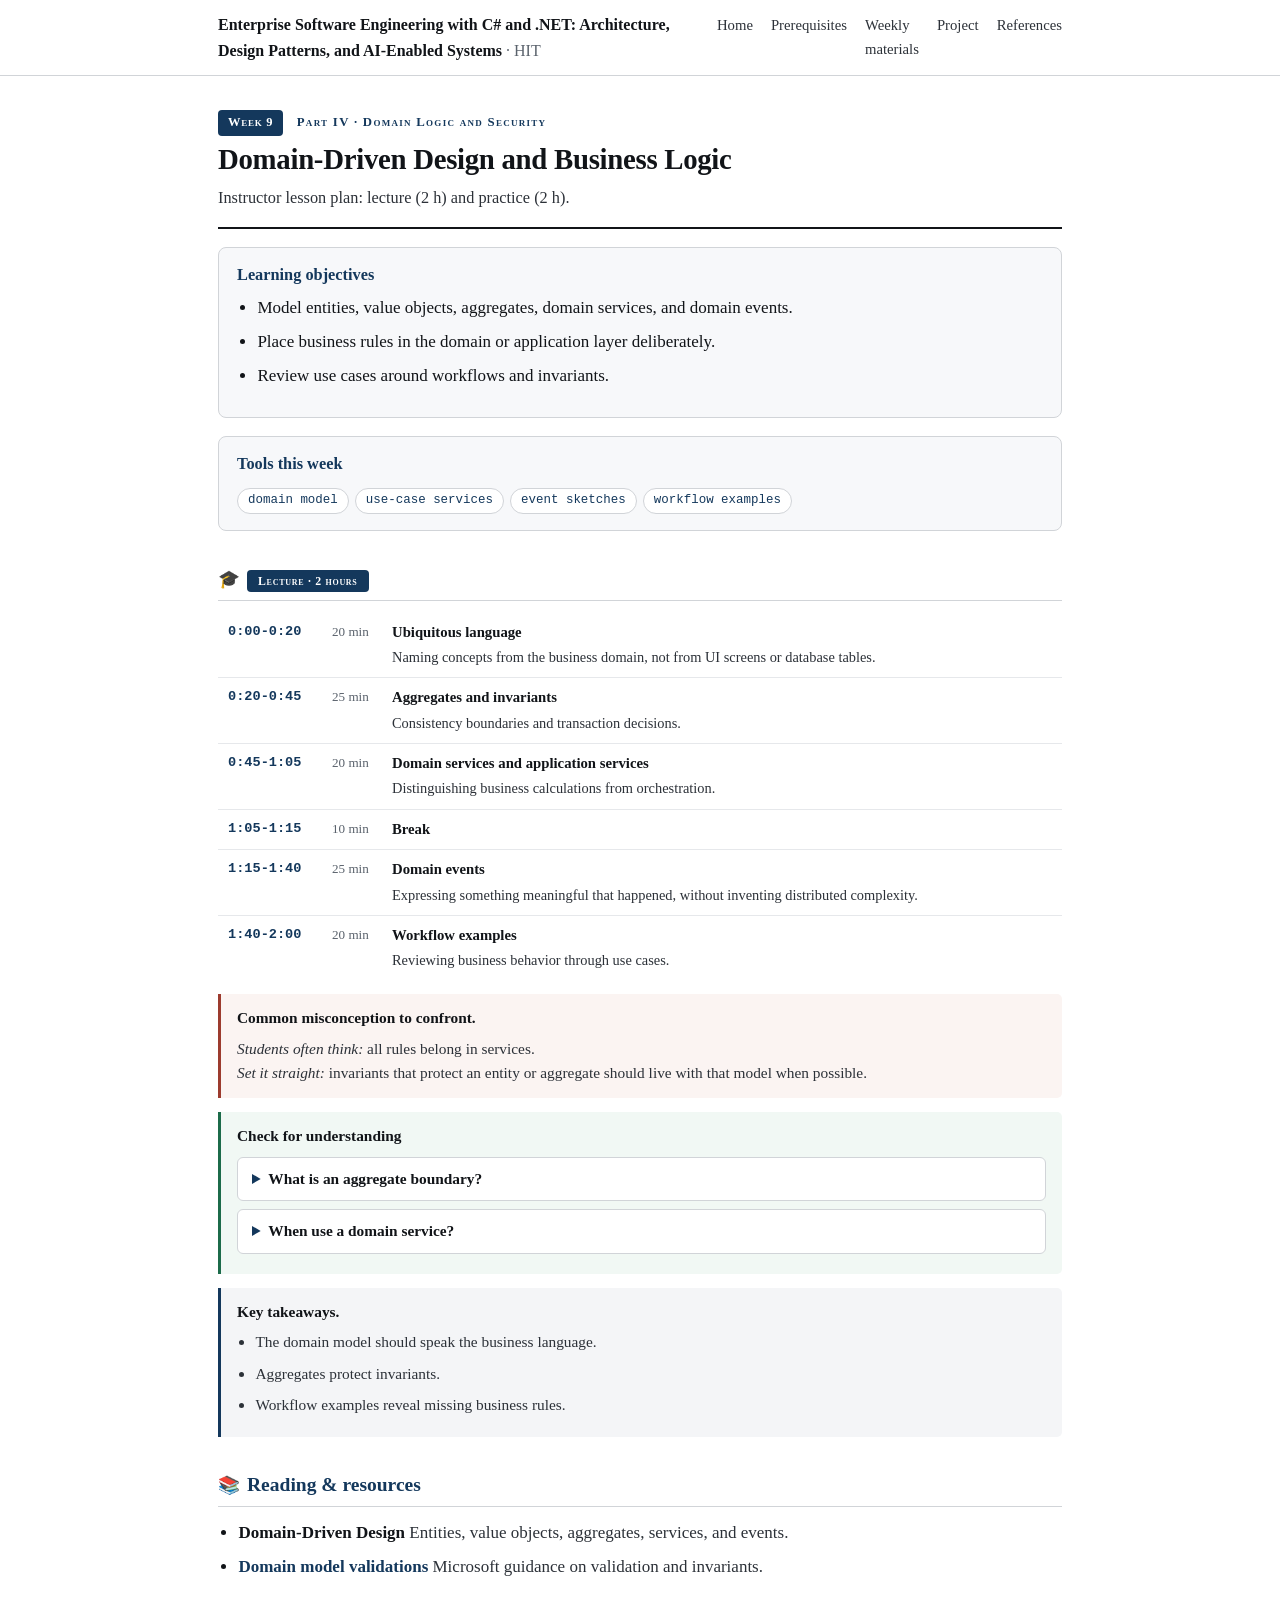
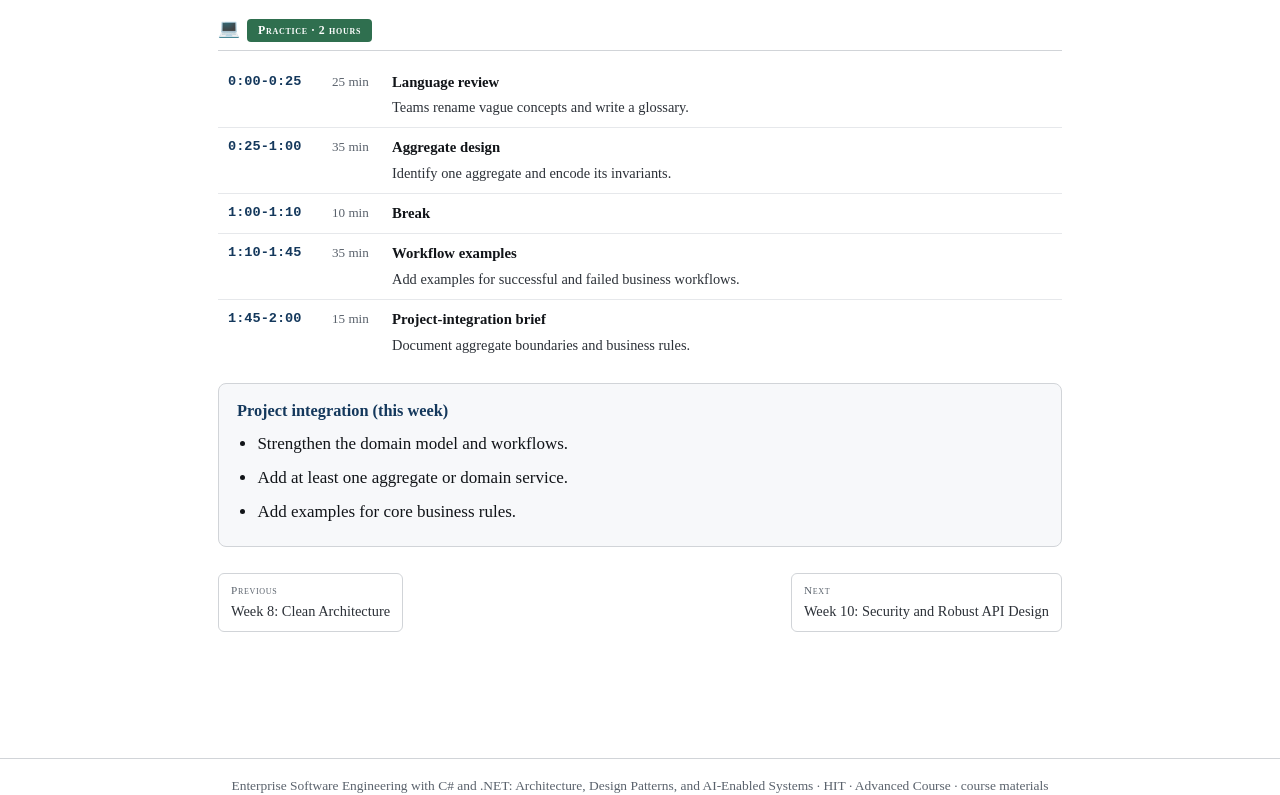
<file: lessons/week09.html>
<!DOCTYPE html><html lang="en"><head><meta charset="utf-8"><meta name="viewport" content="width=device-width, initial-scale=1"><title>Week 9 Lesson Plan: Domain-Driven Design and Business Logic</title><link rel="stylesheet" href="../styles.css"></head><body><div class="topnav"><div class="inner"><a class="brand" href="../index.html">Enterprise Software Engineering with C# and .NET: Architecture, Design Patterns, and AI-Enabled Systems <span>&middot; HIT</span></a><nav><a href="../index.html">Home</a><a href="../index.html#prereq">Prerequisites</a><a href="../index.html#weekly">Weekly materials</a><a href="../index.html#project">Project</a><a href="../index.html#references">References</a></nav></div></div><div class="wrap"><div class="whead"><p class="eyebrow"><span class="wbadge">Week 9</span> &nbsp; Part IV &middot; Domain Logic and Security</p><h1>Domain-Driven Design and Business Logic</h1><p class="sub">Instructor lesson plan: lecture (2 h) and practice (2 h).</p></div><div class="goals"><h2>Learning objectives</h2><ul class="clean"><li>Model entities, value objects, aggregates, domain services, and domain events.</li><li>Place business rules in the domain or application layer deliberately.</li><li>Review use cases around workflows and invariants.</li></ul></div><div class="goals"><h2>Tools this week</h2><p class="toolchips"><span class="tc">domain model</span><span class="tc">use-case services</span><span class="tc">event sketches</span><span class="tc">workflow examples</span></p></div><h2><span class="ic">&#127891;</span><span class="secttag">Lecture &middot; 2 hours</span></h2><table class="timeline"><tr><td class="tm">0:00-0:20</td><td class="mn">20 min</td><td><b>Ubiquitous language</b><span class="dt">Naming concepts from the business domain, not from UI screens or database tables.</span></td></tr><tr><td class="tm">0:20-0:45</td><td class="mn">25 min</td><td><b>Aggregates and invariants</b><span class="dt">Consistency boundaries and transaction decisions.</span></td></tr><tr><td class="tm">0:45-1:05</td><td class="mn">20 min</td><td><b>Domain services and application services</b><span class="dt">Distinguishing business calculations from orchestration.</span></td></tr><tr><td class="tm">1:05-1:15</td><td class="mn">10 min</td><td><b>Break</b></td></tr><tr><td class="tm">1:15-1:40</td><td class="mn">25 min</td><td><b>Domain events</b><span class="dt">Expressing something meaningful that happened, without inventing distributed complexity.</span></td></tr><tr><td class="tm">1:40-2:00</td><td class="mn">20 min</td><td><b>Workflow examples</b><span class="dt">Reviewing business behavior through use cases.</span></td></tr></table><div class="callout miss"><b>Common misconception to confront.</b><p style="margin:6px 0 0"><i>Students often think:</i> all rules belong in services.<br><i>Set it straight:</i> invariants that protect an entity or aggregate should live with that model when possible.</p></div><div class="callout check"><b>Check for understanding</b><div class="selfcheck" style="margin-top:8px"><details><summary>What is an aggregate boundary?</summary><div class="ans">A consistency boundary that groups entities and value objects changed together under invariants.</div></details><details><summary>When use a domain service?</summary><div class="ans">When a business operation does not naturally belong to one entity or value object.</div></details></div></div><div class="callout"><b>Key takeaways.</b><ul class="clean" style="margin-bottom:0"><li>The domain model should speak the business language.</li><li>Aggregates protect invariants.</li><li>Workflow examples reveal missing business rules.</li></ul></div><h2><span class="ic">&#128218;</span>Reading &amp; resources</h2><ul class="clean reading"><li><b>Domain-Driven Design</b><span class="rdnote"> Entities, value objects, aggregates, services, and events.</span></li><li><a href="https://learn.microsoft.com/en-us/dotnet/architecture/microservices/microservice-ddd-cqrs-patterns/domain-model-layer-validations" target="_blank" rel="noopener">Domain model validations</a><span class="rdnote"> Microsoft guidance on validation and invariants.</span></li></ul><h2 id="practice"><span class="ic">&#128187;</span><span class="secttag prac">Practice &middot; 2 hours</span></h2><table class="timeline"><tr><td class="tm">0:00-0:25</td><td class="mn">25 min</td><td><b>Language review</b><span class="dt">Teams rename vague concepts and write a glossary.</span></td></tr><tr><td class="tm">0:25-1:00</td><td class="mn">35 min</td><td><b>Aggregate design</b><span class="dt">Identify one aggregate and encode its invariants.</span></td></tr><tr><td class="tm">1:00-1:10</td><td class="mn">10 min</td><td><b>Break</b></td></tr><tr><td class="tm">1:10-1:45</td><td class="mn">35 min</td><td><b>Workflow examples</b><span class="dt">Add examples for successful and failed business workflows.</span></td></tr><tr><td class="tm">1:45-2:00</td><td class="mn">15 min</td><td><b>Project-integration brief</b><span class="dt">Document aggregate boundaries and business rules.</span></td></tr></table><div class="goals"><h2>Project integration (this week)</h2><ul class="clean" style="margin-bottom:0"><li>Strengthen the domain model and workflows.</li><li>Add at least one aggregate or domain service.</li><li>Add examples for core business rules.</li></ul></div><div class="pager"><a href="week08.html"><span class="lbl">Previous</span>Week 8: Clean Architecture</a><a class="nx" href="week10.html"><span class="lbl">Next</span>Week 10: Security and Robust API Design</a></div></div><footer>Enterprise Software Engineering with C# and .NET: Architecture, Design Patterns, and AI-Enabled Systems &middot; HIT &middot; Advanced Course &middot; course materials</footer></body></html>
</file>
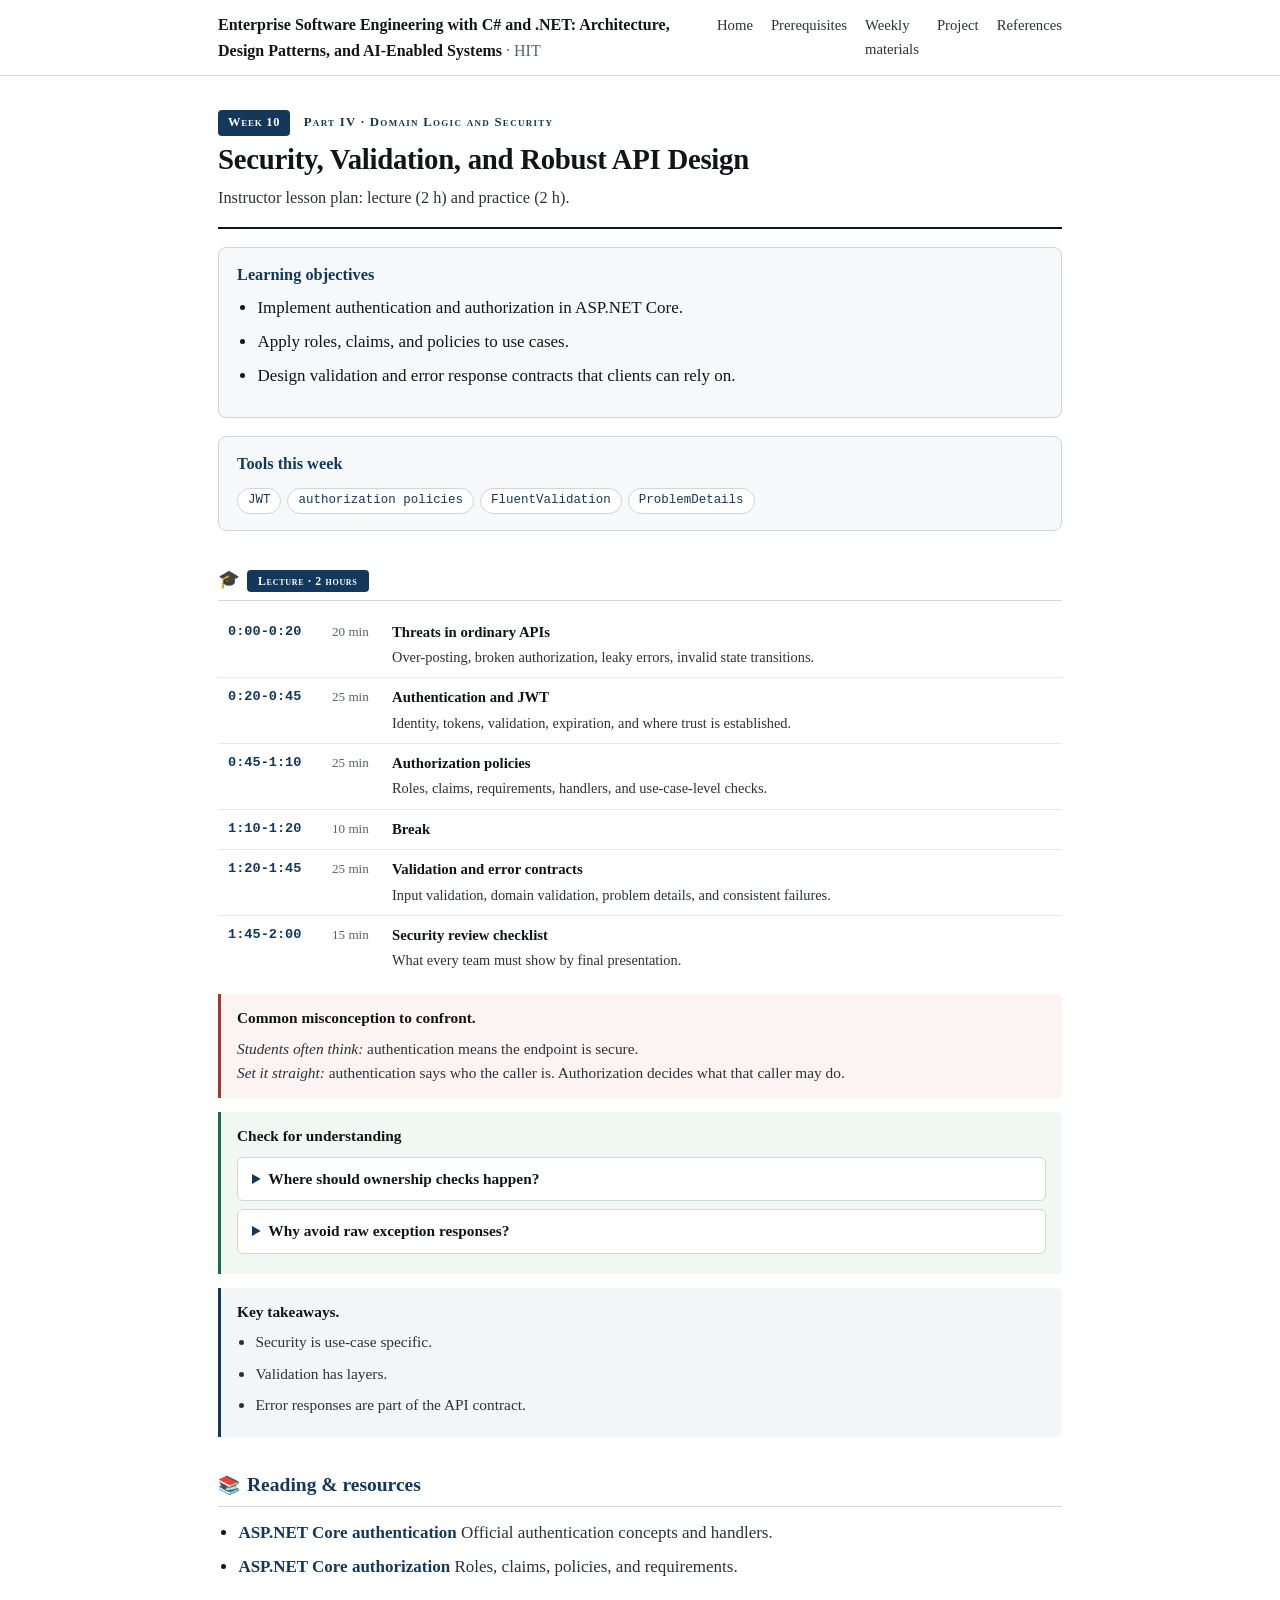
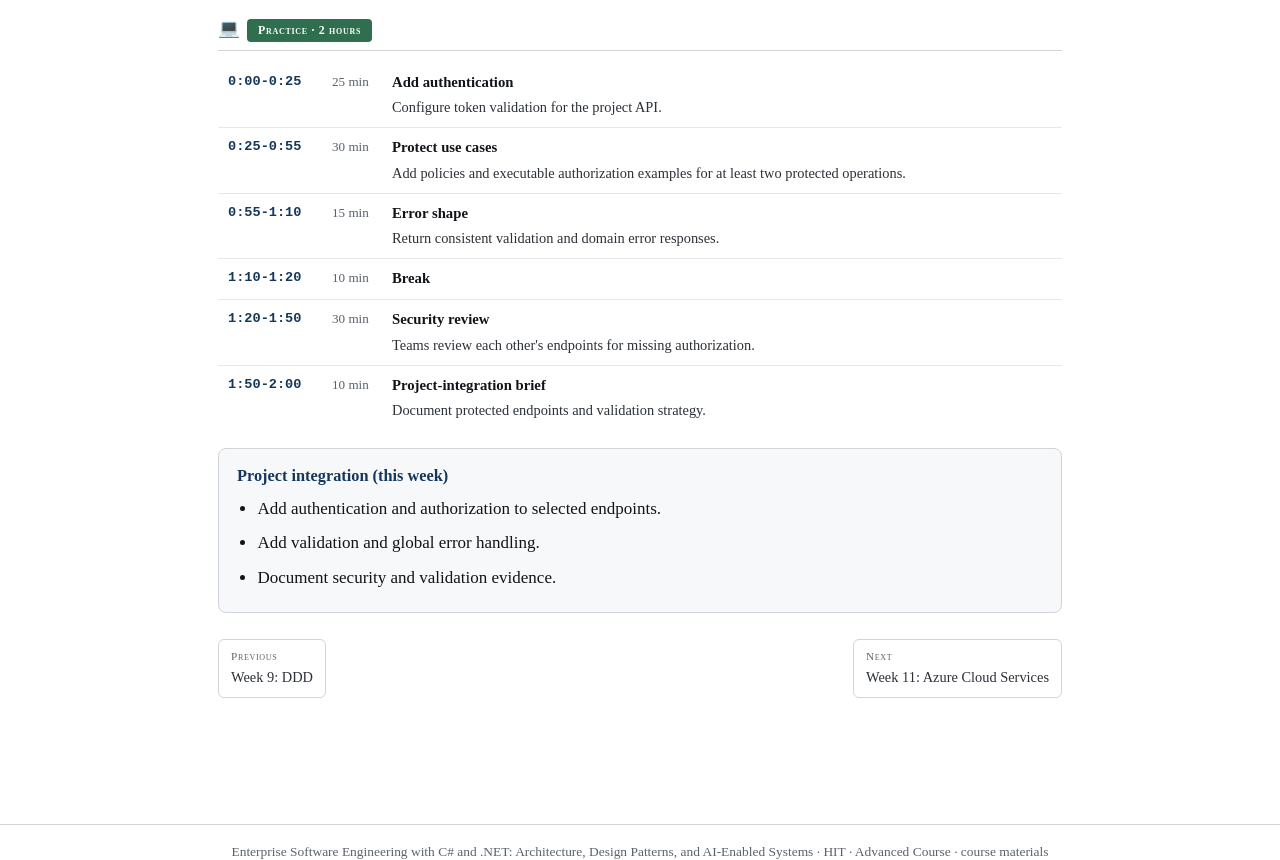
<file: lessons/week10.html>
<!DOCTYPE html><html lang="en"><head><meta charset="utf-8"><meta name="viewport" content="width=device-width, initial-scale=1"><title>Week 10 Lesson Plan: Security, Validation, and Robust API Design</title><link rel="stylesheet" href="../styles.css"></head><body><div class="topnav"><div class="inner"><a class="brand" href="../index.html">Enterprise Software Engineering with C# and .NET: Architecture, Design Patterns, and AI-Enabled Systems <span>&middot; HIT</span></a><nav><a href="../index.html">Home</a><a href="../index.html#prereq">Prerequisites</a><a href="../index.html#weekly">Weekly materials</a><a href="../index.html#project">Project</a><a href="../index.html#references">References</a></nav></div></div><div class="wrap"><div class="whead"><p class="eyebrow"><span class="wbadge">Week 10</span> &nbsp; Part IV &middot; Domain Logic and Security</p><h1>Security, Validation, and Robust API Design</h1><p class="sub">Instructor lesson plan: lecture (2 h) and practice (2 h).</p></div><div class="goals"><h2>Learning objectives</h2><ul class="clean"><li>Implement authentication and authorization in ASP.NET Core.</li><li>Apply roles, claims, and policies to use cases.</li><li>Design validation and error response contracts that clients can rely on.</li></ul></div><div class="goals"><h2>Tools this week</h2><p class="toolchips"><span class="tc">JWT</span><span class="tc">authorization policies</span><span class="tc">FluentValidation</span><span class="tc">ProblemDetails</span></p></div><h2><span class="ic">&#127891;</span><span class="secttag">Lecture &middot; 2 hours</span></h2><table class="timeline"><tr><td class="tm">0:00-0:20</td><td class="mn">20 min</td><td><b>Threats in ordinary APIs</b><span class="dt">Over-posting, broken authorization, leaky errors, invalid state transitions.</span></td></tr><tr><td class="tm">0:20-0:45</td><td class="mn">25 min</td><td><b>Authentication and JWT</b><span class="dt">Identity, tokens, validation, expiration, and where trust is established.</span></td></tr><tr><td class="tm">0:45-1:10</td><td class="mn">25 min</td><td><b>Authorization policies</b><span class="dt">Roles, claims, requirements, handlers, and use-case-level checks.</span></td></tr><tr><td class="tm">1:10-1:20</td><td class="mn">10 min</td><td><b>Break</b></td></tr><tr><td class="tm">1:20-1:45</td><td class="mn">25 min</td><td><b>Validation and error contracts</b><span class="dt">Input validation, domain validation, problem details, and consistent failures.</span></td></tr><tr><td class="tm">1:45-2:00</td><td class="mn">15 min</td><td><b>Security review checklist</b><span class="dt">What every team must show by final presentation.</span></td></tr></table><div class="callout miss"><b>Common misconception to confront.</b><p style="margin:6px 0 0"><i>Students often think:</i> authentication means the endpoint is secure.<br><i>Set it straight:</i> authentication says who the caller is. Authorization decides what that caller may do.</p></div><div class="callout check"><b>Check for understanding</b><div class="selfcheck" style="margin-top:8px"><details><summary>Where should ownership checks happen?</summary><div class="ans">At the use-case or authorization-policy boundary, close to the business operation being protected.</div></details><details><summary>Why avoid raw exception responses?</summary><div class="ans">They leak implementation details and produce unstable contracts for clients.</div></details></div></div><div class="callout"><b>Key takeaways.</b><ul class="clean" style="margin-bottom:0"><li>Security is use-case specific.</li><li>Validation has layers.</li><li>Error responses are part of the API contract.</li></ul></div><h2><span class="ic">&#128218;</span>Reading &amp; resources</h2><ul class="clean reading"><li><a href="https://learn.microsoft.com/en-us/aspnet/core/security/authentication/" target="_blank" rel="noopener">ASP.NET Core authentication</a><span class="rdnote"> Official authentication concepts and handlers.</span></li><li><a href="https://learn.microsoft.com/en-us/aspnet/core/security/authorization/" target="_blank" rel="noopener">ASP.NET Core authorization</a><span class="rdnote"> Roles, claims, policies, and requirements.</span></li></ul><h2 id="practice"><span class="ic">&#128187;</span><span class="secttag prac">Practice &middot; 2 hours</span></h2><table class="timeline"><tr><td class="tm">0:00-0:25</td><td class="mn">25 min</td><td><b>Add authentication</b><span class="dt">Configure token validation for the project API.</span></td></tr><tr><td class="tm">0:25-0:55</td><td class="mn">30 min</td><td><b>Protect use cases</b><span class="dt">Add policies and executable authorization examples for at least two protected operations.</span></td></tr><tr><td class="tm">0:55-1:10</td><td class="mn">15 min</td><td><b>Error shape</b><span class="dt">Return consistent validation and domain error responses.</span></td></tr><tr><td class="tm">1:10-1:20</td><td class="mn">10 min</td><td><b>Break</b></td></tr><tr><td class="tm">1:20-1:50</td><td class="mn">30 min</td><td><b>Security review</b><span class="dt">Teams review each other's endpoints for missing authorization.</span></td></tr><tr><td class="tm">1:50-2:00</td><td class="mn">10 min</td><td><b>Project-integration brief</b><span class="dt">Document protected endpoints and validation strategy.</span></td></tr></table><div class="goals"><h2>Project integration (this week)</h2><ul class="clean" style="margin-bottom:0"><li>Add authentication and authorization to selected endpoints.</li><li>Add validation and global error handling.</li><li>Document security and validation evidence.</li></ul></div><div class="pager"><a href="week09.html"><span class="lbl">Previous</span>Week 9: DDD</a><a class="nx" href="week11.html"><span class="lbl">Next</span>Week 11: Azure Cloud Services</a></div></div><footer>Enterprise Software Engineering with C# and .NET: Architecture, Design Patterns, and AI-Enabled Systems &middot; HIT &middot; Advanced Course &middot; course materials</footer></body></html>
</file>
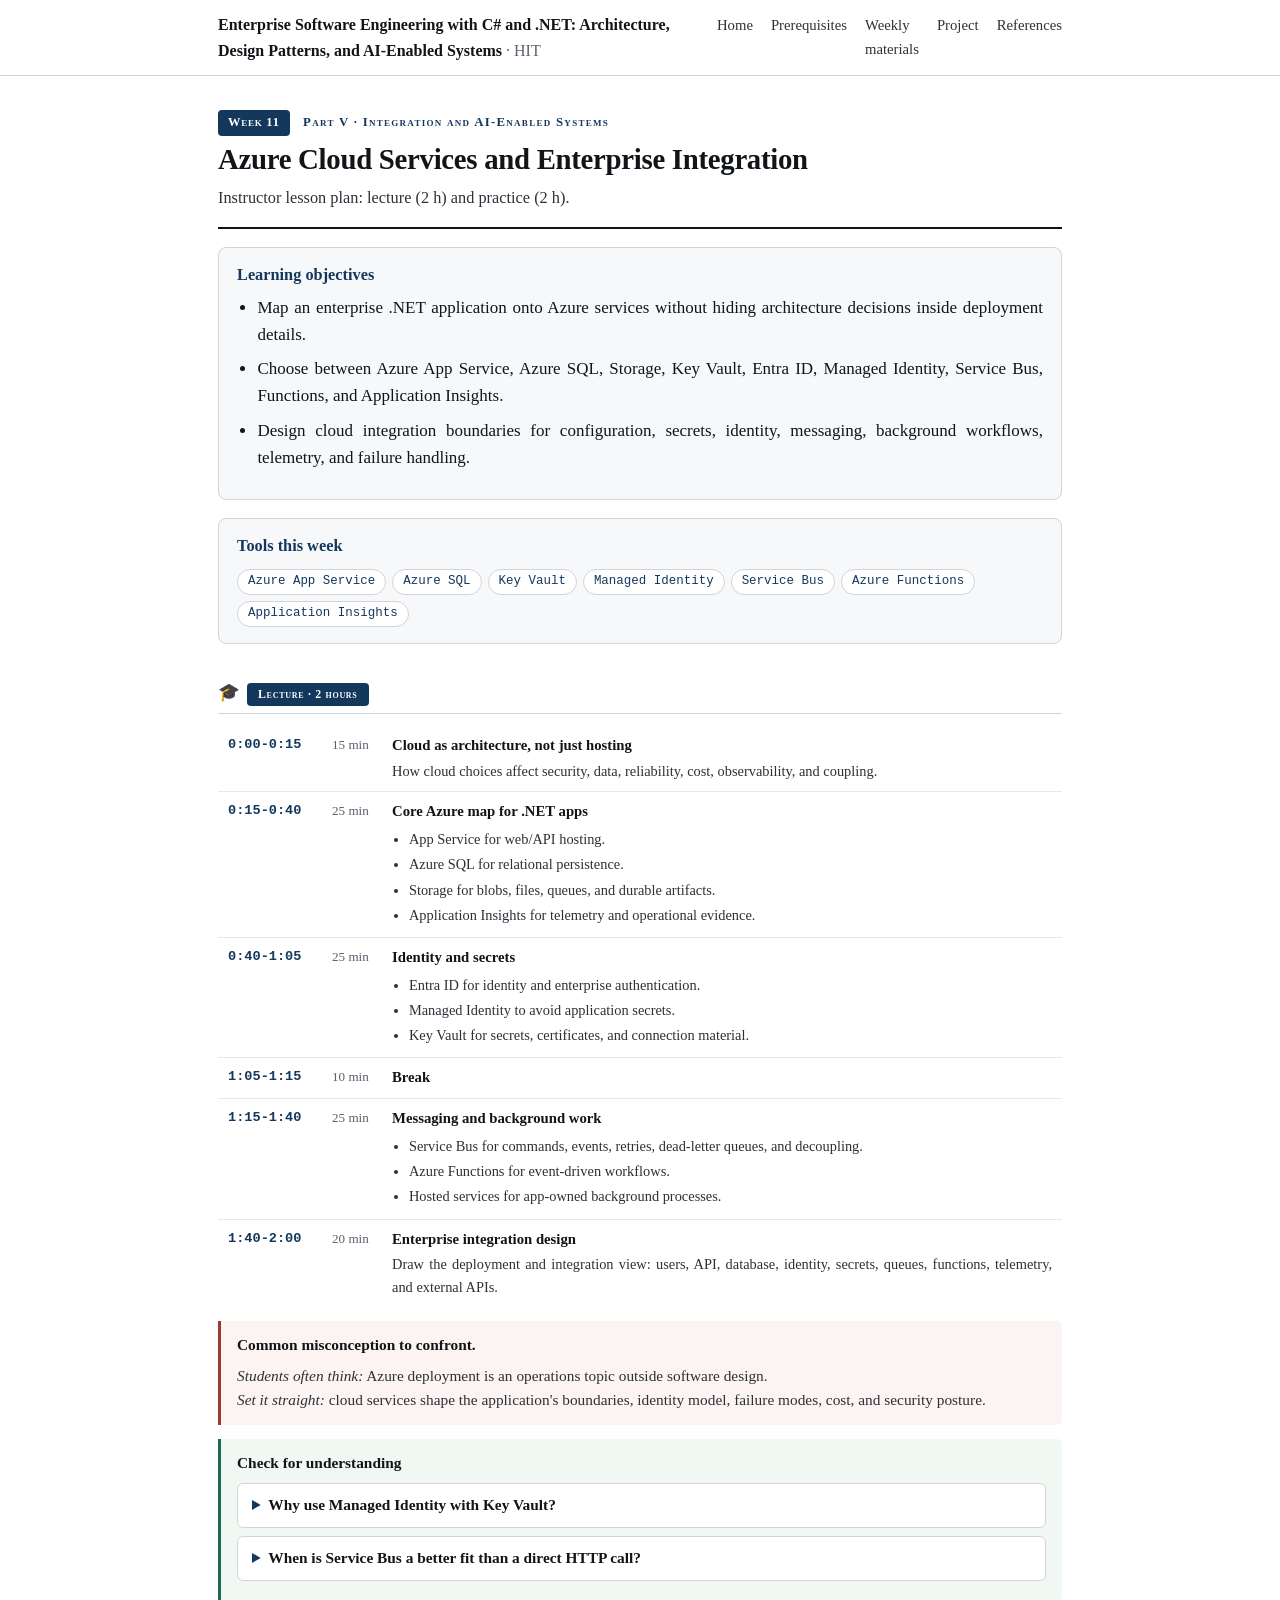
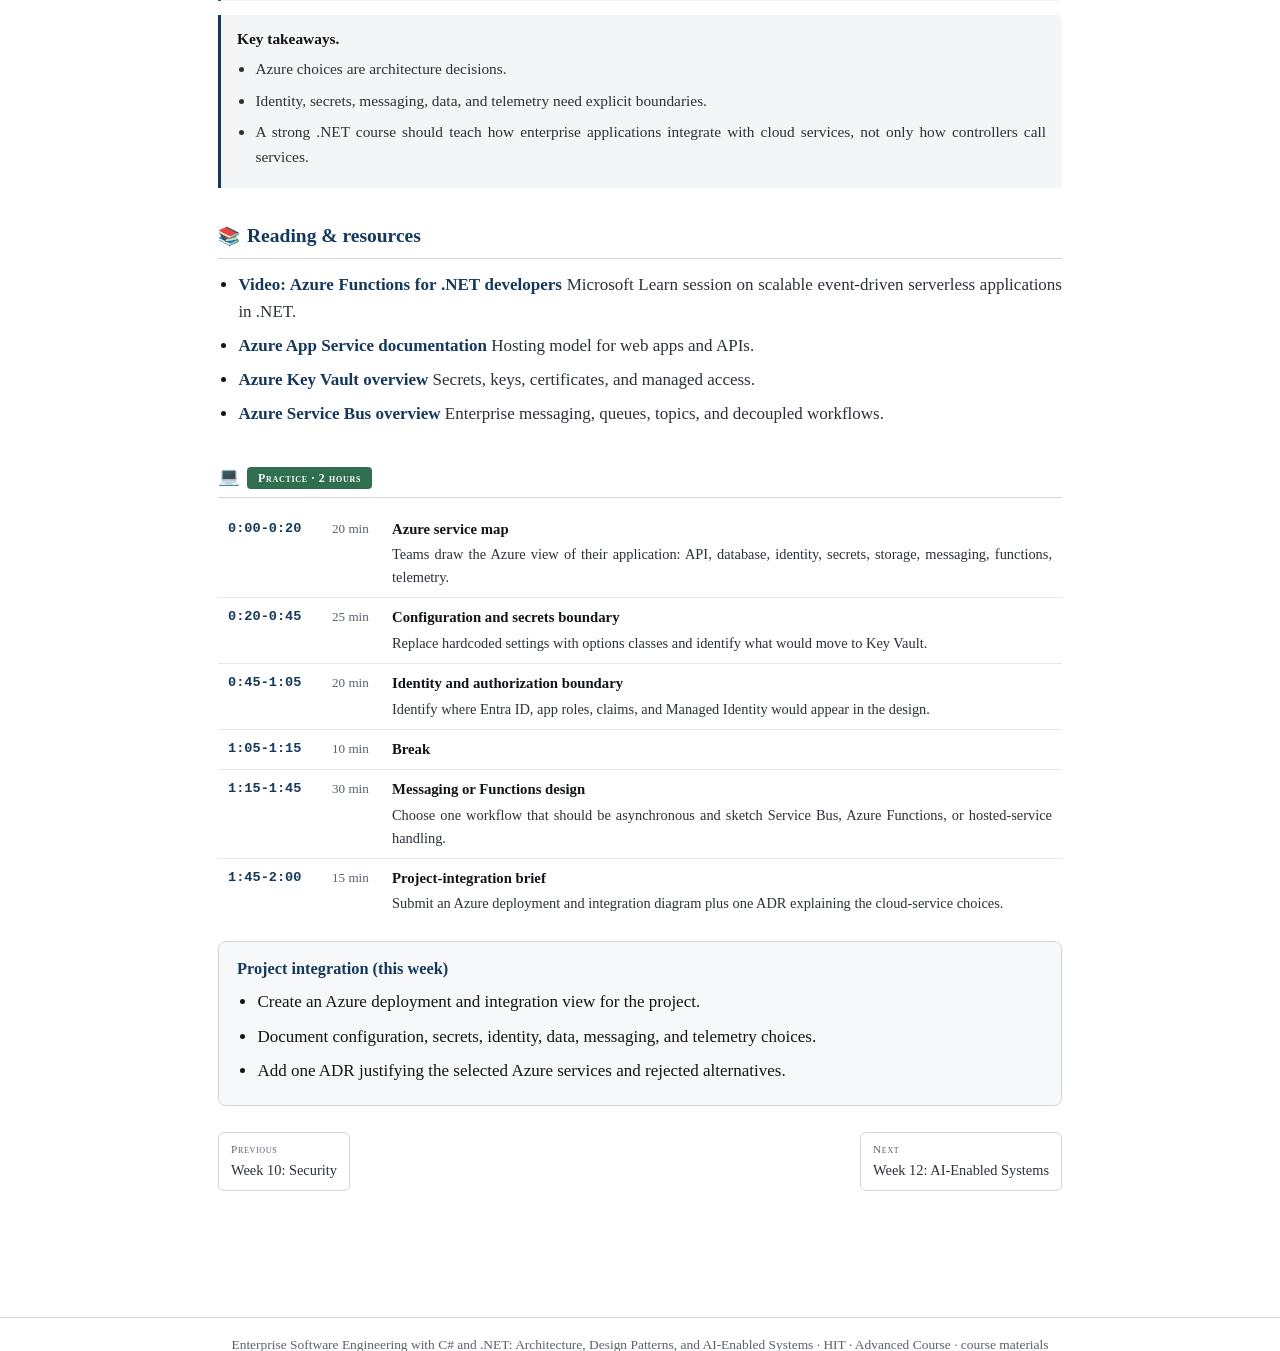
<file: lessons/week11.html>
<!DOCTYPE html><html lang="en"><head><meta charset="utf-8"><meta name="viewport" content="width=device-width, initial-scale=1"><title>Week 11 Lesson Plan: Azure Cloud Services and Enterprise Integration</title><link rel="stylesheet" href="../styles.css"></head><body><div class="topnav"><div class="inner"><a class="brand" href="../index.html">Enterprise Software Engineering with C# and .NET: Architecture, Design Patterns, and AI-Enabled Systems <span>&middot; HIT</span></a><nav><a href="../index.html">Home</a><a href="../index.html#prereq">Prerequisites</a><a href="../index.html#weekly">Weekly materials</a><a href="../index.html#project">Project</a><a href="../index.html#references">References</a></nav></div></div><div class="wrap"><div class="whead"><p class="eyebrow"><span class="wbadge">Week 11</span> &nbsp; Part V &middot; Integration and AI-Enabled Systems</p><h1>Azure Cloud Services and Enterprise Integration</h1><p class="sub">Instructor lesson plan: lecture (2 h) and practice (2 h).</p></div><div class="goals"><h2>Learning objectives</h2><ul class="clean"><li>Map an enterprise .NET application onto Azure services without hiding architecture decisions inside deployment details.</li><li>Choose between Azure App Service, Azure SQL, Storage, Key Vault, Entra ID, Managed Identity, Service Bus, Functions, and Application Insights.</li><li>Design cloud integration boundaries for configuration, secrets, identity, messaging, background workflows, telemetry, and failure handling.</li></ul></div><div class="goals"><h2>Tools this week</h2><p class="toolchips"><span class="tc">Azure App Service</span><span class="tc">Azure SQL</span><span class="tc">Key Vault</span><span class="tc">Managed Identity</span><span class="tc">Service Bus</span><span class="tc">Azure Functions</span><span class="tc">Application Insights</span></p></div><h2><span class="ic">&#127891;</span><span class="secttag">Lecture &middot; 2 hours</span></h2><table class="timeline"><tr><td class="tm">0:00-0:15</td><td class="mn">15 min</td><td><b>Cloud as architecture, not just hosting</b><span class="dt">How cloud choices affect security, data, reliability, cost, observability, and coupling.</span></td></tr><tr><td class="tm">0:15-0:40</td><td class="mn">25 min</td><td><b>Core Azure map for .NET apps</b><ul class="dt-list"><li>App Service for web/API hosting.</li><li>Azure SQL for relational persistence.</li><li>Storage for blobs, files, queues, and durable artifacts.</li><li>Application Insights for telemetry and operational evidence.</li></ul></td></tr><tr><td class="tm">0:40-1:05</td><td class="mn">25 min</td><td><b>Identity and secrets</b><ul class="dt-list"><li>Entra ID for identity and enterprise authentication.</li><li>Managed Identity to avoid application secrets.</li><li>Key Vault for secrets, certificates, and connection material.</li></ul></td></tr><tr><td class="tm">1:05-1:15</td><td class="mn">10 min</td><td><b>Break</b></td></tr><tr><td class="tm">1:15-1:40</td><td class="mn">25 min</td><td><b>Messaging and background work</b><ul class="dt-list"><li>Service Bus for commands, events, retries, dead-letter queues, and decoupling.</li><li>Azure Functions for event-driven workflows.</li><li>Hosted services for app-owned background processes.</li></ul></td></tr><tr><td class="tm">1:40-2:00</td><td class="mn">20 min</td><td><b>Enterprise integration design</b><span class="dt">Draw the deployment and integration view: users, API, database, identity, secrets, queues, functions, telemetry, and external APIs.</span></td></tr></table><div class="callout miss"><b>Common misconception to confront.</b><p style="margin:6px 0 0"><i>Students often think:</i> Azure deployment is an operations topic outside software design.<br><i>Set it straight:</i> cloud services shape the application's boundaries, identity model, failure modes, cost, and security posture.</p></div><div class="callout check"><b>Check for understanding</b><div class="selfcheck" style="margin-top:8px"><details><summary>Why use Managed Identity with Key Vault?</summary><div class="ans">The application can access secrets or resources without storing long-lived credentials in configuration files or source code.</div></details><details><summary>When is Service Bus a better fit than a direct HTTP call?</summary><div class="ans">When work can be asynchronous, needs retry or dead-letter handling, or should be decoupled from the caller's request latency.</div></details></div></div><div class="callout"><b>Key takeaways.</b><ul class="clean" style="margin-bottom:0"><li>Azure choices are architecture decisions.</li><li>Identity, secrets, messaging, data, and telemetry need explicit boundaries.</li><li>A strong .NET course should teach how enterprise applications integrate with cloud services, not only how controllers call services.</li></ul></div><h2><span class="ic">&#128218;</span>Reading &amp; resources</h2><ul class="clean reading"><li><a href="https://learn.microsoft.com/en-us/shows/visual-studio-live-2023/azure-functions-for-dotnet-developers-everything-you-need-to-know" target="_blank" rel="noopener">Video: Azure Functions for .NET developers</a><span class="rdnote"> Microsoft Learn session on scalable event-driven serverless applications in .NET.</span></li><li><a href="https://learn.microsoft.com/en-us/azure/app-service/" target="_blank" rel="noopener">Azure App Service documentation</a><span class="rdnote"> Hosting model for web apps and APIs.</span></li><li><a href="https://learn.microsoft.com/en-us/azure/key-vault/general/overview" target="_blank" rel="noopener">Azure Key Vault overview</a><span class="rdnote"> Secrets, keys, certificates, and managed access.</span></li><li><a href="https://learn.microsoft.com/en-us/azure/service-bus-messaging/service-bus-messaging-overview" target="_blank" rel="noopener">Azure Service Bus overview</a><span class="rdnote"> Enterprise messaging, queues, topics, and decoupled workflows.</span></li></ul><h2 id="practice"><span class="ic">&#128187;</span><span class="secttag prac">Practice &middot; 2 hours</span></h2><table class="timeline"><tr><td class="tm">0:00-0:20</td><td class="mn">20 min</td><td><b>Azure service map</b><span class="dt">Teams draw the Azure view of their application: API, database, identity, secrets, storage, messaging, functions, telemetry.</span></td></tr><tr><td class="tm">0:20-0:45</td><td class="mn">25 min</td><td><b>Configuration and secrets boundary</b><span class="dt">Replace hardcoded settings with options classes and identify what would move to Key Vault.</span></td></tr><tr><td class="tm">0:45-1:05</td><td class="mn">20 min</td><td><b>Identity and authorization boundary</b><span class="dt">Identify where Entra ID, app roles, claims, and Managed Identity would appear in the design.</span></td></tr><tr><td class="tm">1:05-1:15</td><td class="mn">10 min</td><td><b>Break</b></td></tr><tr><td class="tm">1:15-1:45</td><td class="mn">30 min</td><td><b>Messaging or Functions design</b><span class="dt">Choose one workflow that should be asynchronous and sketch Service Bus, Azure Functions, or hosted-service handling.</span></td></tr><tr><td class="tm">1:45-2:00</td><td class="mn">15 min</td><td><b>Project-integration brief</b><span class="dt">Submit an Azure deployment and integration diagram plus one ADR explaining the cloud-service choices.</span></td></tr></table><div class="goals"><h2>Project integration (this week)</h2><ul class="clean" style="margin-bottom:0"><li>Create an Azure deployment and integration view for the project.</li><li>Document configuration, secrets, identity, data, messaging, and telemetry choices.</li><li>Add one ADR justifying the selected Azure services and rejected alternatives.</li></ul></div><div class="pager"><a href="week10.html"><span class="lbl">Previous</span>Week 10: Security</a><a class="nx" href="week12.html"><span class="lbl">Next</span>Week 12: AI-Enabled Systems</a></div></div><footer>Enterprise Software Engineering with C# and .NET: Architecture, Design Patterns, and AI-Enabled Systems &middot; HIT &middot; Advanced Course &middot; course materials</footer></body></html>
</file>
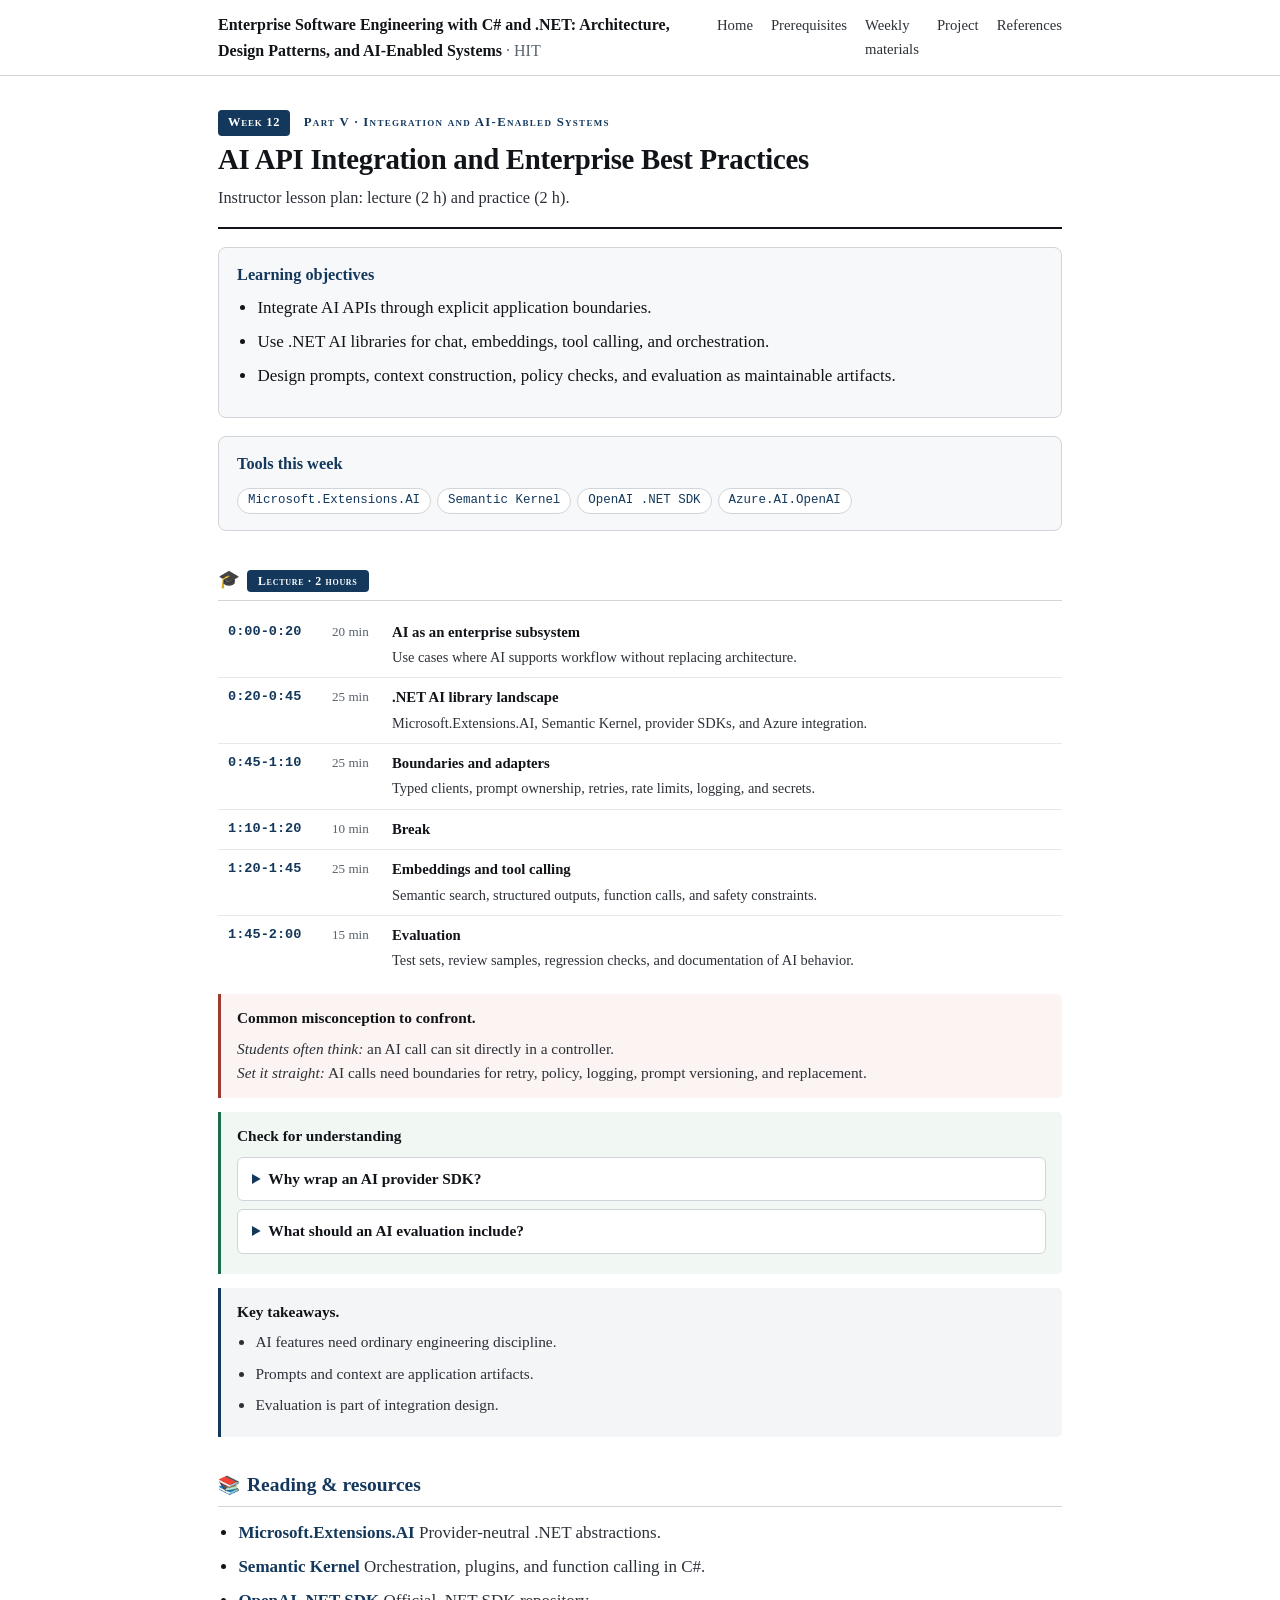
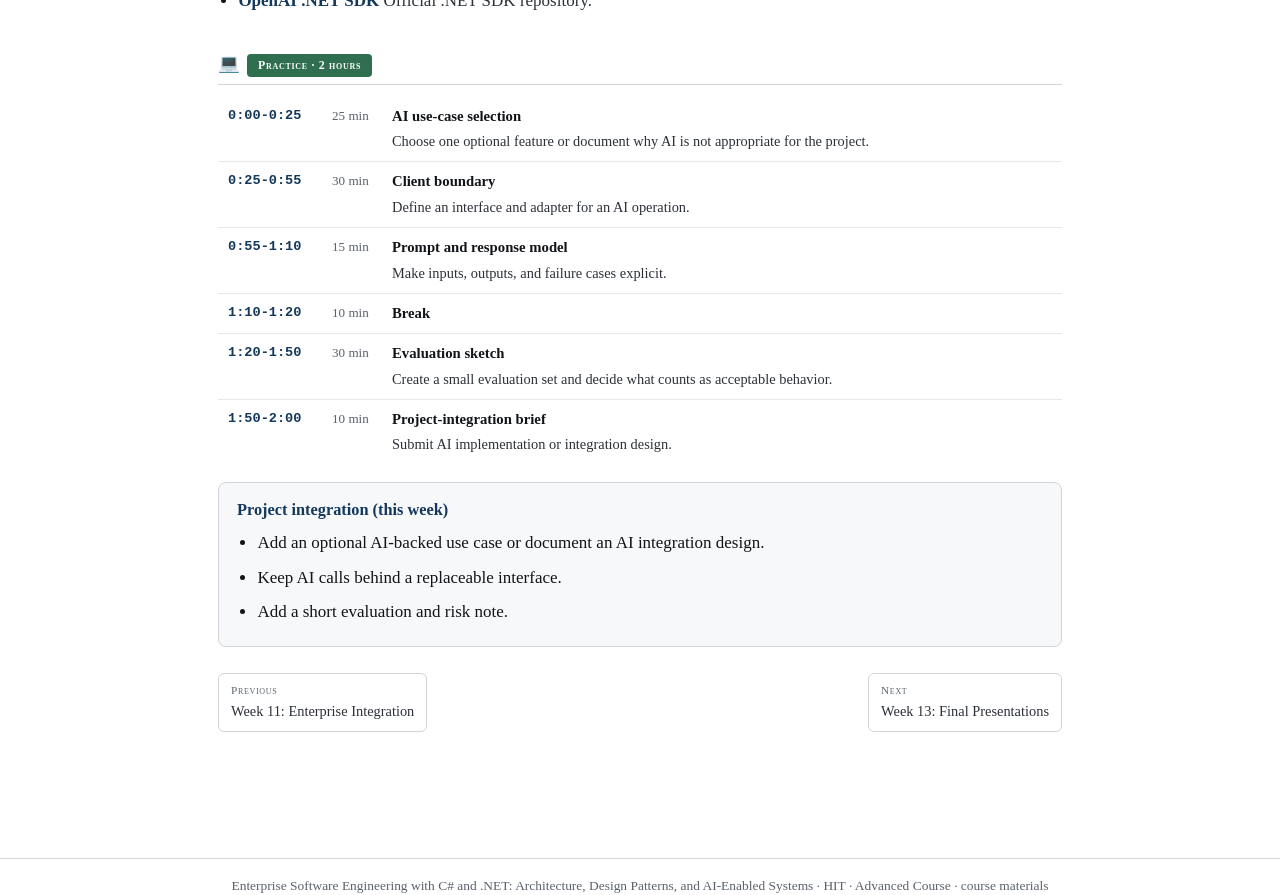
<file: lessons/week12.html>
<!DOCTYPE html><html lang="en"><head><meta charset="utf-8"><meta name="viewport" content="width=device-width, initial-scale=1"><title>Week 12 Lesson Plan: AI API Integration and Enterprise Best Practices</title><link rel="stylesheet" href="../styles.css"></head><body><div class="topnav"><div class="inner"><a class="brand" href="../index.html">Enterprise Software Engineering with C# and .NET: Architecture, Design Patterns, and AI-Enabled Systems <span>&middot; HIT</span></a><nav><a href="../index.html">Home</a><a href="../index.html#prereq">Prerequisites</a><a href="../index.html#weekly">Weekly materials</a><a href="../index.html#project">Project</a><a href="../index.html#references">References</a></nav></div></div><div class="wrap"><div class="whead"><p class="eyebrow"><span class="wbadge">Week 12</span> &nbsp; Part V &middot; Integration and AI-Enabled Systems</p><h1>AI API Integration and Enterprise Best Practices</h1><p class="sub">Instructor lesson plan: lecture (2 h) and practice (2 h).</p></div><div class="goals"><h2>Learning objectives</h2><ul class="clean"><li>Integrate AI APIs through explicit application boundaries.</li><li>Use .NET AI libraries for chat, embeddings, tool calling, and orchestration.</li><li>Design prompts, context construction, policy checks, and evaluation as maintainable artifacts.</li></ul></div><div class="goals"><h2>Tools this week</h2><p class="toolchips"><span class="tc">Microsoft.Extensions.AI</span><span class="tc">Semantic Kernel</span><span class="tc">OpenAI .NET SDK</span><span class="tc">Azure.AI.OpenAI</span></p></div><h2><span class="ic">&#127891;</span><span class="secttag">Lecture &middot; 2 hours</span></h2><table class="timeline"><tr><td class="tm">0:00-0:20</td><td class="mn">20 min</td><td><b>AI as an enterprise subsystem</b><span class="dt">Use cases where AI supports workflow without replacing architecture.</span></td></tr><tr><td class="tm">0:20-0:45</td><td class="mn">25 min</td><td><b>.NET AI library landscape</b><span class="dt">Microsoft.Extensions.AI, Semantic Kernel, provider SDKs, and Azure integration.</span></td></tr><tr><td class="tm">0:45-1:10</td><td class="mn">25 min</td><td><b>Boundaries and adapters</b><span class="dt">Typed clients, prompt ownership, retries, rate limits, logging, and secrets.</span></td></tr><tr><td class="tm">1:10-1:20</td><td class="mn">10 min</td><td><b>Break</b></td></tr><tr><td class="tm">1:20-1:45</td><td class="mn">25 min</td><td><b>Embeddings and tool calling</b><span class="dt">Semantic search, structured outputs, function calls, and safety constraints.</span></td></tr><tr><td class="tm">1:45-2:00</td><td class="mn">15 min</td><td><b>Evaluation</b><span class="dt">Test sets, review samples, regression checks, and documentation of AI behavior.</span></td></tr></table><div class="callout miss"><b>Common misconception to confront.</b><p style="margin:6px 0 0"><i>Students often think:</i> an AI call can sit directly in a controller.<br><i>Set it straight:</i> AI calls need boundaries for retry, policy, logging, prompt versioning, and replacement.</p></div><div class="callout check"><b>Check for understanding</b><div class="selfcheck" style="margin-top:8px"><details><summary>Why wrap an AI provider SDK?</summary><div class="ans">To keep provider details, retries, policy checks, and prompt construction outside business workflows and controllers.</div></details><details><summary>What should an AI evaluation include?</summary><div class="ans">Representative inputs, expected properties, failure cases, and a repeatable way to compare behavior after changes.</div></details></div></div><div class="callout"><b>Key takeaways.</b><ul class="clean" style="margin-bottom:0"><li>AI features need ordinary engineering discipline.</li><li>Prompts and context are application artifacts.</li><li>Evaluation is part of integration design.</li></ul></div><h2><span class="ic">&#128218;</span>Reading &amp; resources</h2><ul class="clean reading"><li><a href="https://learn.microsoft.com/en-us/dotnet/ai/microsoft-extensions-ai" target="_blank" rel="noopener">Microsoft.Extensions.AI</a><span class="rdnote"> Provider-neutral .NET abstractions.</span></li><li><a href="https://learn.microsoft.com/en-us/semantic-kernel/" target="_blank" rel="noopener">Semantic Kernel</a><span class="rdnote"> Orchestration, plugins, and function calling in C#.</span></li><li><a href="https://github.com/openai/openai-dotnet" target="_blank" rel="noopener">OpenAI .NET SDK</a><span class="rdnote"> Official .NET SDK repository.</span></li></ul><h2 id="practice"><span class="ic">&#128187;</span><span class="secttag prac">Practice &middot; 2 hours</span></h2><table class="timeline"><tr><td class="tm">0:00-0:25</td><td class="mn">25 min</td><td><b>AI use-case selection</b><span class="dt">Choose one optional feature or document why AI is not appropriate for the project.</span></td></tr><tr><td class="tm">0:25-0:55</td><td class="mn">30 min</td><td><b>Client boundary</b><span class="dt">Define an interface and adapter for an AI operation.</span></td></tr><tr><td class="tm">0:55-1:10</td><td class="mn">15 min</td><td><b>Prompt and response model</b><span class="dt">Make inputs, outputs, and failure cases explicit.</span></td></tr><tr><td class="tm">1:10-1:20</td><td class="mn">10 min</td><td><b>Break</b></td></tr><tr><td class="tm">1:20-1:50</td><td class="mn">30 min</td><td><b>Evaluation sketch</b><span class="dt">Create a small evaluation set and decide what counts as acceptable behavior.</span></td></tr><tr><td class="tm">1:50-2:00</td><td class="mn">10 min</td><td><b>Project-integration brief</b><span class="dt">Submit AI implementation or integration design.</span></td></tr></table><div class="goals"><h2>Project integration (this week)</h2><ul class="clean" style="margin-bottom:0"><li>Add an optional AI-backed use case or document an AI integration design.</li><li>Keep AI calls behind a replaceable interface.</li><li>Add a short evaluation and risk note.</li></ul></div><div class="pager"><a href="week11.html"><span class="lbl">Previous</span>Week 11: Enterprise Integration</a><a class="nx" href="week13.html"><span class="lbl">Next</span>Week 13: Final Presentations</a></div></div><footer>Enterprise Software Engineering with C# and .NET: Architecture, Design Patterns, and AI-Enabled Systems &middot; HIT &middot; Advanced Course &middot; course materials</footer></body></html>
</file>
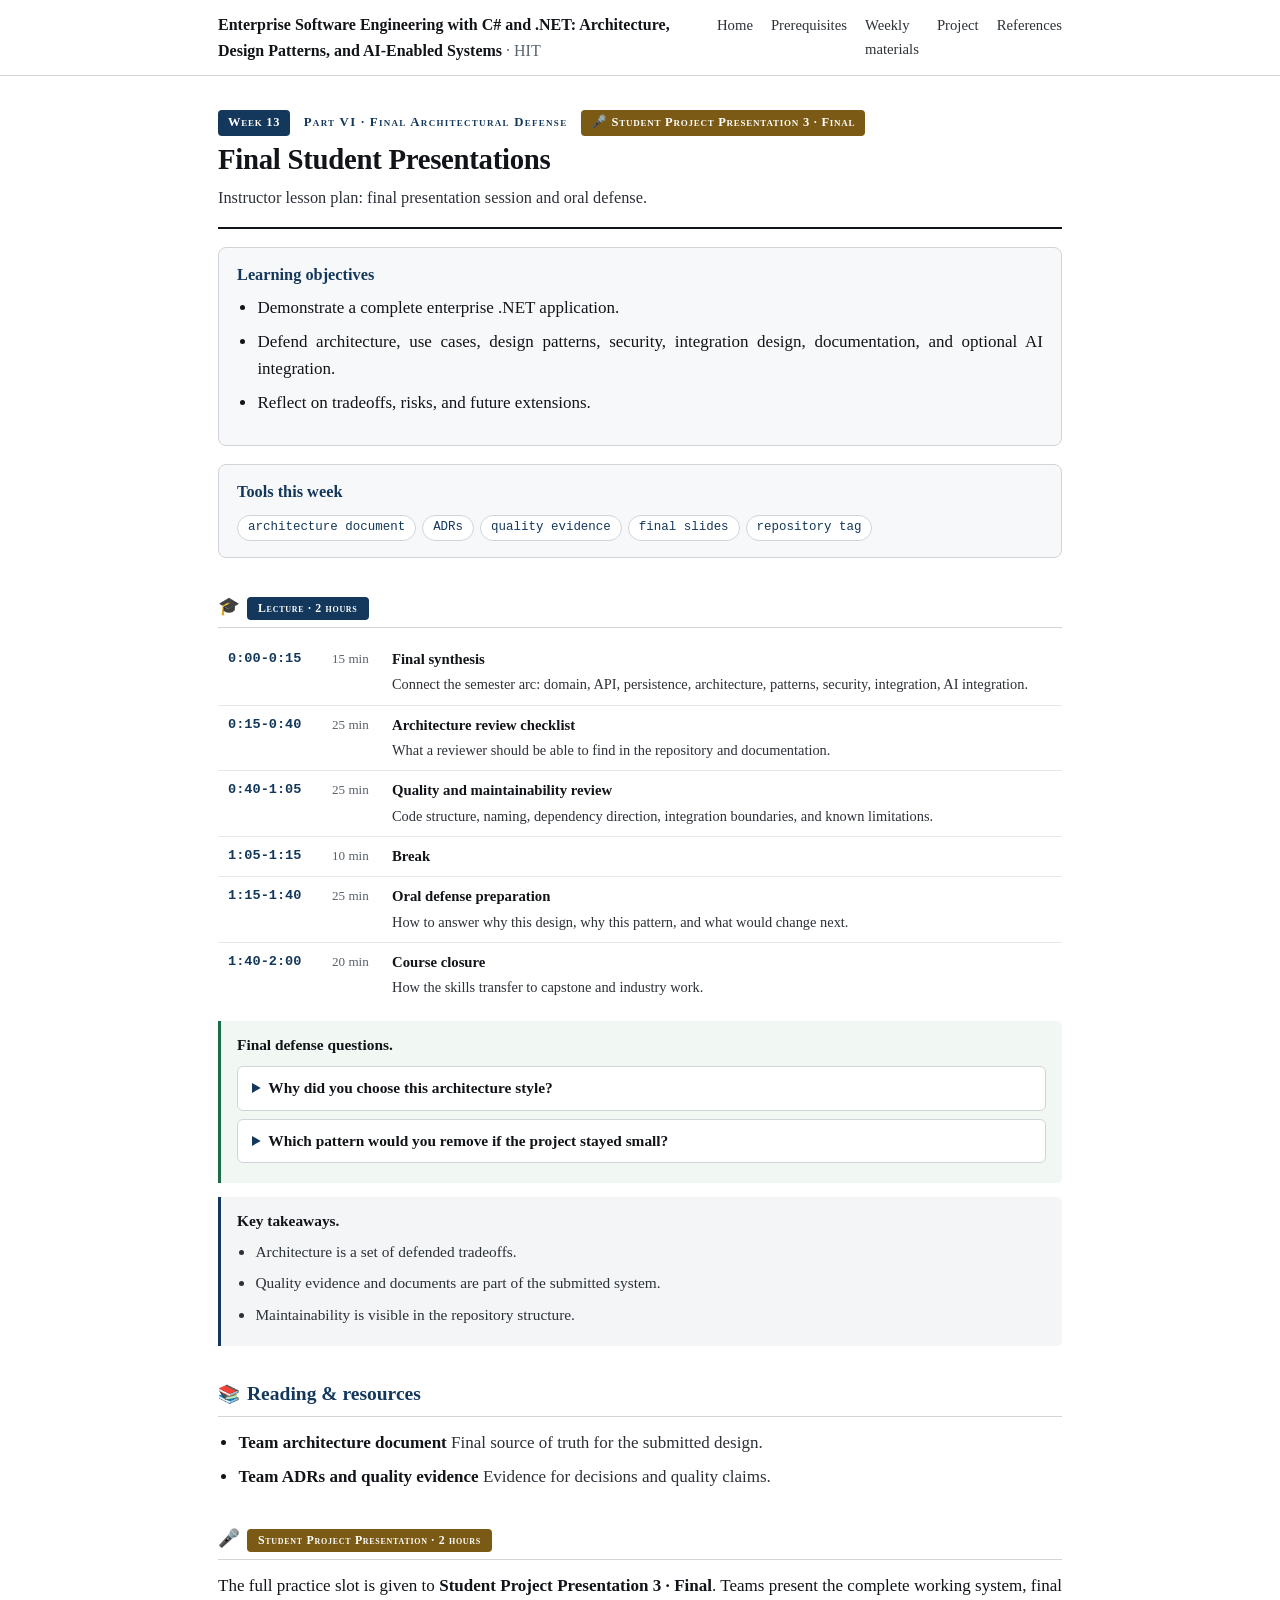
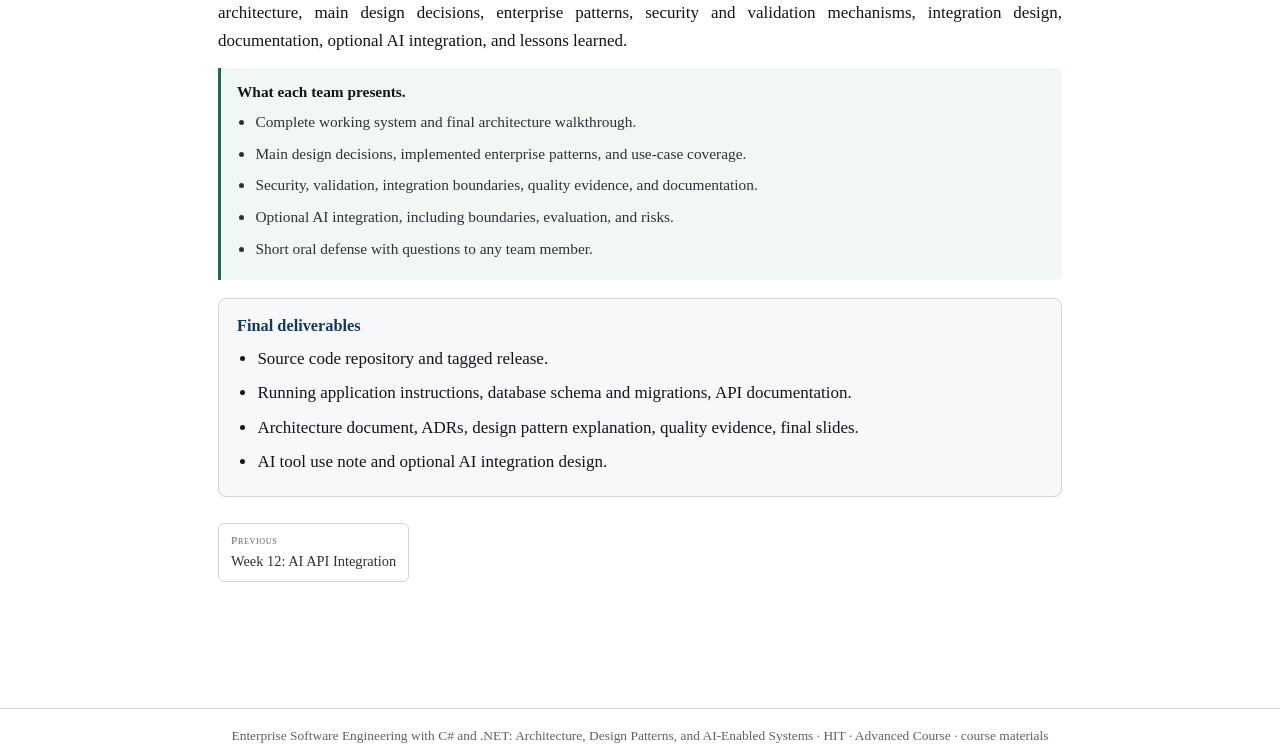
<file: lessons/week13.html>
<!DOCTYPE html><html lang="en"><head><meta charset="utf-8"><meta name="viewport" content="width=device-width, initial-scale=1"><title>Week 13 Lesson Plan: Final Student Presentations</title><link rel="stylesheet" href="../styles.css"></head><body><div class="topnav"><div class="inner"><a class="brand" href="../index.html">Enterprise Software Engineering with C# and .NET: Architecture, Design Patterns, and AI-Enabled Systems <span>&middot; HIT</span></a><nav><a href="../index.html">Home</a><a href="../index.html#prereq">Prerequisites</a><a href="../index.html#weekly">Weekly materials</a><a href="../index.html#project">Project</a><a href="../index.html#references">References</a></nav></div></div><div class="wrap"><div class="whead"><p class="eyebrow"><span class="wbadge">Week 13</span> &nbsp; Part VI &middot; Final Architectural Defense &nbsp; <span class="wbadge presb">&#127908; Student Project Presentation 3 &middot; Final</span></p><h1>Final Student Presentations</h1><p class="sub">Instructor lesson plan: final presentation session and oral defense.</p></div><div class="goals"><h2>Learning objectives</h2><ul class="clean"><li>Demonstrate a complete enterprise .NET application.</li><li>Defend architecture, use cases, design patterns, security, integration design, documentation, and optional AI integration.</li><li>Reflect on tradeoffs, risks, and future extensions.</li></ul></div><div class="goals"><h2>Tools this week</h2><p class="toolchips"><span class="tc">architecture document</span><span class="tc">ADRs</span><span class="tc">quality evidence</span><span class="tc">final slides</span><span class="tc">repository tag</span></p></div><h2><span class="ic">&#127891;</span><span class="secttag">Lecture &middot; 2 hours</span></h2><table class="timeline"><tr><td class="tm">0:00-0:15</td><td class="mn">15 min</td><td><b>Final synthesis</b><span class="dt">Connect the semester arc: domain, API, persistence, architecture, patterns, security, integration, AI integration.</span></td></tr><tr><td class="tm">0:15-0:40</td><td class="mn">25 min</td><td><b>Architecture review checklist</b><span class="dt">What a reviewer should be able to find in the repository and documentation.</span></td></tr><tr><td class="tm">0:40-1:05</td><td class="mn">25 min</td><td><b>Quality and maintainability review</b><span class="dt">Code structure, naming, dependency direction, integration boundaries, and known limitations.</span></td></tr><tr><td class="tm">1:05-1:15</td><td class="mn">10 min</td><td><b>Break</b></td></tr><tr><td class="tm">1:15-1:40</td><td class="mn">25 min</td><td><b>Oral defense preparation</b><span class="dt">How to answer why this design, why this pattern, and what would change next.</span></td></tr><tr><td class="tm">1:40-2:00</td><td class="mn">20 min</td><td><b>Course closure</b><span class="dt">How the skills transfer to capstone and industry work.</span></td></tr></table><div class="callout check"><b>Final defense questions.</b><div class="selfcheck" style="margin-top:8px"><details><summary>Why did you choose this architecture style?</summary><div class="ans">A strong answer connects the choice to use cases, team size, change risk, persistence needs, and testability.</div></details><details><summary>Which pattern would you remove if the project stayed small?</summary><div class="ans">A strong answer names ceremony and explains what benefit would no longer justify its cost.</div></details></div></div><div class="callout"><b>Key takeaways.</b><ul class="clean" style="margin-bottom:0"><li>Architecture is a set of defended tradeoffs.</li><li>Quality evidence and documents are part of the submitted system.</li><li>Maintainability is visible in the repository structure.</li></ul></div><h2><span class="ic">&#128218;</span>Reading &amp; resources</h2><ul class="clean reading"><li><b>Team architecture document</b><span class="rdnote"> Final source of truth for the submitted design.</span></li><li><b>Team ADRs and quality evidence</b><span class="rdnote"> Evidence for decisions and quality claims.</span></li></ul><h2 id="practice"><span class="ic">&#127908;</span><span class="secttag presi">Student Project Presentation &middot; 2 hours</span></h2><p>The full practice slot is given to <b>Student Project Presentation 3 &middot; Final</b>. Teams present the complete working system, final architecture, main design decisions, enterprise patterns, security and validation mechanisms, integration design, documentation, optional AI integration, and lessons learned.</p><div class="callout check"><b>What each team presents.</b><ul class="clean" style="margin-bottom:0"><li>Complete working system and final architecture walkthrough.</li><li>Main design decisions, implemented enterprise patterns, and use-case coverage.</li><li>Security, validation, integration boundaries, quality evidence, and documentation.</li><li>Optional AI integration, including boundaries, evaluation, and risks.</li><li>Short oral defense with questions to any team member.</li></ul></div><div class="goals"><h2>Final deliverables</h2><ul class="clean" style="margin-bottom:0"><li>Source code repository and tagged release.</li><li>Running application instructions, database schema and migrations, API documentation.</li><li>Architecture document, ADRs, design pattern explanation, quality evidence, final slides.</li><li>AI tool use note and optional AI integration design.</li></ul></div><div class="pager"><a href="week12.html"><span class="lbl">Previous</span>Week 12: AI API Integration</a></div></div><footer>Enterprise Software Engineering with C# and .NET: Architecture, Design Patterns, and AI-Enabled Systems &middot; HIT &middot; Advanced Course &middot; course materials</footer></body></html>
</file>
<file: styles.css>
*{ box-sizing:border-box; }
html{ -webkit-text-size-adjust:100%; }
body{
  font-family:"Charter","Iowan Old Style","Source Serif Pro",Georgia,"Times New Roman",serif;
  color:#111418; background:#fff; margin:0; line-height:1.6; font-size:17px;
  hyphens:auto; -webkit-hyphens:auto;
}
p, li, .step li, .timeline .dt, .selfcheck .ans{ text-align:justify; }
.sub, .meta, .eyebrow, .lbl, .wbadge, .secttag, footer, .projmeta, .pager a{ text-align:left; hyphens:none; }
a{ color:#14385c; }
a.term-link{ font-weight:700; text-decoration-thickness:1px; text-underline-offset:2px; }
code,.mono{ font-family:ui-monospace,SFMono-Regular,Menlo,Consolas,monospace;
  background:#f4f5f7; padding:1px 5px; border-radius:4px; font-size:.92em; }

.topnav{ border-bottom:1px solid #d1d4d8; background:#fff; position:sticky; top:0; z-index:5; }
.topnav .inner{ max-width:900px; margin:0 auto; padding:12px 28px; display:flex; align-items:baseline; gap:18px; }
.topnav .brand{ font-weight:700; color:#111418; text-decoration:none; font-size:1rem; }
.topnav .brand span{ color:#5a626c; font-weight:400; }
.topnav nav{ margin-left:auto; display:flex; gap:18px; font-size:.92rem; }
.topnav nav a{ text-decoration:none; color:#2c3138; }
.topnav nav a:hover{ color:#14385c; }

.wrap{ max-width:900px; margin:0 auto; padding:34px 28px 80px; }

.hero{ border-bottom:2px solid #111418; padding-bottom:18px; margin-bottom:8px; }
.hitlogo{ display:block; height:60px; width:auto; margin:0 0 16px; }
.hero .eyebrow{ font-size:.82rem; }
.hero h1{ font-size:2rem; margin:0 0 8px; font-weight:700; letter-spacing:-.01em; }
.hero .sub{ color:#2c3138; font-style:italic; font-size:1.1rem; margin:0 0 12px; }
.hero .meta{ display:flex; flex-wrap:wrap; gap:8px 18px; font-size:.9rem; color:#2c3138; }
.hero .meta b{ color:#111418; }
.hero .heb{ color:#2c3138; font-size:1.05rem; margin:0 0 12px; direction:rtl; text-align:left; }

.whead{ border-bottom:2px solid #111418; padding-bottom:16px; margin-bottom:6px; }
.eyebrow{ font-variant:small-caps; letter-spacing:.1em; color:#14385c; font-weight:700; font-size:.8rem; margin:0 0 6px; }
.whead h1{ font-size:1.8rem; line-height:1.2; margin:0 0 8px; font-weight:700; letter-spacing:-.01em; }
.whead .sub{ color:#2c3138; font-size:1.02rem; margin:0; }
.wbadge{ display:inline-block; background:#14385c; color:#fff; font-weight:700; font-size:.78rem;
  letter-spacing:.06em; padding:3px 10px; border-radius:4px; font-variant:small-caps; }
.wbadge.presb{ background:#7a5a14; }
.secttag.presi{ background:#7a5a14; }

h2{ font-size:1.22rem; color:#14385c; font-weight:700; margin:32px 0 12px; padding-bottom:6px; border-bottom:1px solid #d1d4d8; }
h2 .ic{ font-size:.9em; margin-right:.4em; }
h3{ color:#111418; }
p{ margin:0 0 12px; }
ul.clean{ margin:6px 0 14px; padding-left:1.2em; }
ul.clean li{ margin:0 0 7px; }

.btnrow{ display:flex; flex-wrap:wrap; gap:10px; margin:16px 0 0; }
.btn{ border:1px solid #14385c; color:#14385c; text-decoration:none; border-radius:6px; padding:7px 14px; font-size:.9rem; font-weight:700; }
.btn:hover{ background:#14385c; color:#fff; }

.secttag{ display:inline-block; font-variant:small-caps; letter-spacing:.06em; color:#fff;
  background:#14385c; padding:2px 11px; border-radius:4px; font-size:.74rem; font-weight:700; }
.secttag.prac{ background:#2f6f4f; }

.timeline{ border-collapse:collapse; width:100%; font-size:.92rem; margin-top:8px; }
.timeline td{ padding:8px 10px; border-top:1px solid #e6e8eb; vertical-align:top; }
.timeline tr:first-child td{ border-top:0; }
.timeline td.tm{ font-family:ui-monospace,Menlo,Consolas,monospace; color:#14385c; white-space:nowrap; width:104px; font-weight:700; font-size:.85rem; }
.timeline td.mn{ color:#5a626c; white-space:nowrap; width:60px; font-size:.82rem; }
.timeline .dt{ display:block; color:#2c3138; font-size:.9rem; margin-top:2px; }
.timeline .dt-list{ margin:5px 0 0; padding-left:1.15em; }
.timeline .dt-list li{ color:#2c3138; font-size:.9rem; margin:2px 0; text-align:left; }

.callout{ background:#f4f5f7; border-left:3px solid #14385c; border-radius:0 5px 5px 0; padding:12px 16px; margin:14px 0 0; font-size:.96rem; color:#2c3138; }
.callout.hint{ border-left-color:#7a5a14; }
.callout.miss{ border-left-color:#9c3b2e; background:#fbf4f2; }
.callout.check{ border-left-color:#1c6b4a; background:#f1f8f4; }
.callout b{ color:#111418; }

.goals{ background:#f7f8fa; border:1px solid #d1d4d8; border-radius:8px; padding:14px 18px; margin:18px 0 0; }
.goals h2{ border:0; margin:0 0 6px; padding:0; font-size:1.02rem; }

.toolchips{ margin:2px 0 0; text-align:left; }
.toolchips .tc{ display:inline-block; font-family:ui-monospace,SFMono-Regular,Menlo,Consolas,monospace;
  font-size:.78rem; background:#fff; border:1px solid #d1d4d8; border-radius:14px;
  padding:2px 10px; margin:2px 6px 2px 0; color:#14385c; white-space:nowrap; }

.reading li{ margin:0 0 8px; }
.reading li a{ font-weight:700; text-decoration:none; }
.reading li a:hover{ text-decoration:underline; }
.reading .rdnote{ color:#2c3138; }

.selfcheck details{ border:1px solid #d1d4d8; border-radius:6px; padding:9px 14px; margin:0 0 8px; background:#fff; }
.selfcheck summary{ cursor:pointer; font-weight:600; color:#111418; }
.selfcheck summary::marker{ color:#14385c; }
.selfcheck details[open]{ background:#f7f8fa; border-color:#c4ccd6; }
.selfcheck .ans{ margin:9px 0 0; color:#2c3138; }

.pager{ display:flex; justify-content:space-between; gap:12px; margin:26px 0 0; font-size:.9rem; }
.pager a{ text-decoration:none; color:#2c3138; border:1px solid #d1d4d8; border-radius:6px; padding:8px 12px; max-width:46%; }
.pager a:hover{ border-color:#14385c; color:#14385c; }
.pager .nx{ text-align:right; margin-left:auto; }
.pager .lbl{ display:block; font-variant:small-caps; letter-spacing:.06em; font-size:.7rem; color:#5a626c; }

.layers{ display:grid; grid-template-columns:repeat(auto-fill,minmax(250px,1fr)); gap:8px; margin-top:10px; }
.layer{ border:1px solid #d1d4d8; border-left:4px solid #14385c; border-radius:0 8px 8px 0; padding:10px 14px; background:#fff; }
.layer .nm{ font-weight:700; font-family:ui-monospace,Menlo,Consolas,monospace; font-size:.86rem; color:#14385c; display:block; margin-bottom:2px; }
.layer .ds{ color:#2c3138; font-size:.9rem; }
.layer.l1{ border-left-color:#1f6f54; } .layer.l1 .nm{ color:#1f6f54; }
.layer.l2{ border-left-color:#0b6b8a; } .layer.l2 .nm{ color:#0b6b8a; }
.layer.l3{ border-left-color:#7a3e9d; } .layer.l3 .nm{ color:#7a3e9d; }
.layer.l4{ border-left-color:#b5530b; } .layer.l4 .nm{ color:#b5530b; }
.layer.l5{ border-left-color:#9d2b4e; } .layer.l5 .nm{ color:#9d2b4e; }
.layer.l6{ border-left-color:#3a4b9d; } .layer.l6 .nm{ color:#3a4b9d; }

.ocards{ display:grid; grid-template-columns:repeat(auto-fill,minmax(300px,1fr)); gap:8px; margin-top:10px; }
.ocard{ display:flex; align-items:center; gap:9px; border:1px solid #d1d4d8; border-radius:8px; padding:8px 12px; background:#fff; font-size:.9rem; text-align:left; }
.ocard:hover{ border-color:#14385c; }
.ocard .n{ flex:0 0 auto; width:22px; height:22px; border-radius:50%; background:#14385c; color:#fff; font-weight:700; font-size:.74rem; display:flex; align-items:center; justify-content:center; font-family:ui-monospace,Menlo,Consolas,monospace; }
.ocard .oi{ flex:0 0 auto; font-size:1.05rem; line-height:1; }
.ocard .ot{ color:#2c3138; }

.steps{ display:grid; gap:14px; margin:8px 0 0; }
.step{ border:1px solid #d1d4d8; border-left:4px solid #14385c; border-radius:0 6px 6px 0; padding:14px 18px; background:#fff; }
.step.a{ border-left-color:#2f6f4f; }
.step.b{ border-left-color:#14385c; }
.step.c{ border-left-color:#7a5a14; }
.step h3{ margin:0 0 8px; font-size:1.02rem; color:#111418; }
.step h3 .tag{ font-variant:small-caps; letter-spacing:.05em; font-size:.7rem; font-weight:700; color:#5a626c; display:block; margin-bottom:2px; }
.step p{ margin:0; }

.weeks{ border-collapse:collapse; width:100%; font-size:.95rem; margin-top:8px; table-layout:auto; }
.weeks th{ text-align:left; font-variant:small-caps; letter-spacing:.05em; color:#5a626c; font-weight:700; font-size:.8rem; border-bottom:1.5px solid #111418; padding:7px 10px; }
.weeks td{ padding:9px 10px; border-top:1px solid #e6e8eb; vertical-align:top; }
.weeks tr.part td{ background:#f7f8fa; color:#14385c; font-variant:small-caps; letter-spacing:.06em; font-weight:700; font-size:.85rem; }
.weeks td.weekcell{ padding:13px 14px 15px; }
.weeks .weektop{ margin:0 0 4px; }
.weeks .weeknum{ display:inline-block; font-family:ui-monospace,Menlo,Consolas,monospace; font-weight:700; color:#fff; background:#14385c; border-radius:4px; padding:2px 9px; font-size:.78rem; }
.weeks .weektopic{ display:block; }
.weeks .weekrule{ border-top:1px solid #d1d4d8; margin:10px 0; }
.weeks .weeklinks{ display:flex; flex-wrap:wrap; gap:6px 14px; align-items:flex-start; }
.weeks .weeklinks a{ display:inline-block; text-decoration:none; font-weight:700; line-height:1.25; }
.weeks .weekstudy{ color:#2c3138; font-size:.86rem; line-height:1.4; }
.weeks .weekstudy .study-block{ display:block; margin:0 0 7px; }
.weeks .weekstudy .study-block i{ display:block; font-style:normal; font-variant:small-caps; letter-spacing:.05em; font-weight:700; font-size:.76rem; color:#14385c; margin:0 0 1px; }
.weeks .weekstudy a{ text-decoration:none; font-weight:700; }
.weeks .weekstudy a:hover{ text-decoration:underline; }
.weeks .t b{ display:block; }
.weeks .t span{ color:#5a626c; font-size:.86rem; }
.weeks .t .lp{ display:block; margin-top:6px; line-height:1.35; }
.weeks .t .lp i{ display:block; font-style:normal; font-variant:small-caps; letter-spacing:.05em; font-weight:700; font-size:.8rem; color:#14385c; margin:0 0 1px; }
.weeks .t .lp.pr i{ color:#2f6f4f; }
.weeks .t .lp.tl i{ color:#5a626c; }
.weeks .t .lp.tl{ font-family:ui-monospace,SFMono-Regular,Menlo,Consolas,monospace; font-size:.78rem; }
.weeks .t .pres{ display:inline-block; margin-top:6px; background:#7a5a14; color:#fff; padding:2px 10px; border-radius:4px; font-variant:small-caps; letter-spacing:.05em; font-weight:700; font-size:.78rem; }

.pcard{ border:1px solid #d1d4d8; border-left:4px solid #7a5a14; border-radius:0 6px 6px 0; padding:13px 18px; margin:0 0 14px; background:#fff; }
.pcard h3{ margin:0 0 4px; font-size:1.05rem; color:#111418; }
.pcard h3 .n{ color:#7a5a14; font-family:ui-monospace,Menlo,Consolas,monospace; margin-right:.4em; }
.projmeta{ color:#5a626c; font-size:.9rem; margin:0 0 8px; font-variant:small-caps; letter-spacing:.02em; }
.pcard ul{ margin:6px 0 0; padding-left:1.2em; }
.pcard li{ margin:0 0 5px; font-size:.93rem; color:#2c3138; }

.gtab{ border-collapse:collapse; width:100%; font-size:.95rem; margin-top:8px; }
.gtab th{ text-align:left; font-variant:small-caps; letter-spacing:.05em; color:#5a626c; font-weight:700; font-size:.8rem; border-bottom:1.5px solid #111418; padding:7px 10px; }
.gtab td{ padding:9px 10px; border-top:1px solid #e6e8eb; vertical-align:top; }
.gtab td.pct{ font-family:ui-monospace,Menlo,Consolas,monospace; font-weight:700; text-align:right; color:#14385c; white-space:nowrap; }
.gtab tr.sum td{ border-top:1.5px solid #111418; font-weight:700; }

.prereqs{ border-collapse:collapse; width:100%; font-size:.95rem; margin-top:8px; }
.prereqs th{ text-align:left; font-variant:small-caps; letter-spacing:.05em; color:#5a626c; font-weight:700; font-size:.8rem; border-bottom:1.5px solid #111418; padding:7px 10px; }
.prereqs td{ padding:9px 10px; border-top:1px solid #e6e8eb; vertical-align:top; }
.prereqs td.subj{ white-space:nowrap; font-weight:700; }
.prereqs td.subj .pi{ margin-right:.4em; }
.prereqs td.top{ color:#2c3138; font-size:.9rem; }
.prereqs td.lk a{ white-space:nowrap; text-decoration:none; font-weight:700; }
.prereqs td.lk a+a{ margin-left:14px; }

.refgrid{ display:grid; gap:12px; margin-top:8px; }
.refcard{ border:1px solid #d1d4d8; border-radius:8px; padding:0; overflow:hidden; display:flex; }
.refcard .kind{ flex:0 0 84px; background:#f7f8fa; border-right:1px solid #d1d4d8; display:flex; align-items:center; justify-content:center; text-align:center; font-variant:small-caps; letter-spacing:.06em; font-weight:700; font-size:.72rem; color:#14385c; padding:6px; }
.refcard .body{ padding:11px 16px; }
.refcard .body a{ font-weight:700; text-decoration:none; }
.refcard .body a:hover{ text-decoration:underline; }
.refcard .by{ color:#5a626c; font-size:.84rem; }
.refcard .note{ color:#2c3138; font-size:.92rem; margin:5px 0 0; }

footer{ margin-top:46px; padding-top:16px; border-top:1px solid #d1d4d8; color:#5a626c; font-size:.84rem; text-align:center; }

@media (max-width:680px){
  body{ font-size:16px; }
  .wrap{ padding:24px 18px 64px; }
  .topnav .inner{ padding:10px 18px; }
  .topnav nav{ gap:12px; }
  .weeks{ font-size:.88rem; }
  .weeks td.weekcell{ padding:12px 10px 14px; }
  .weeks .t .lp{ margin-top:7px; }
  .weeks .weeklinks{ display:block; }
  .weeks .weeklinks a{ display:block; margin:0 0 6px; }
  .refcard{ flex-direction:column; }
  .refcard .kind{ flex-basis:auto; border-right:0; border-bottom:1px solid #d1d4d8; }
}
</file>
